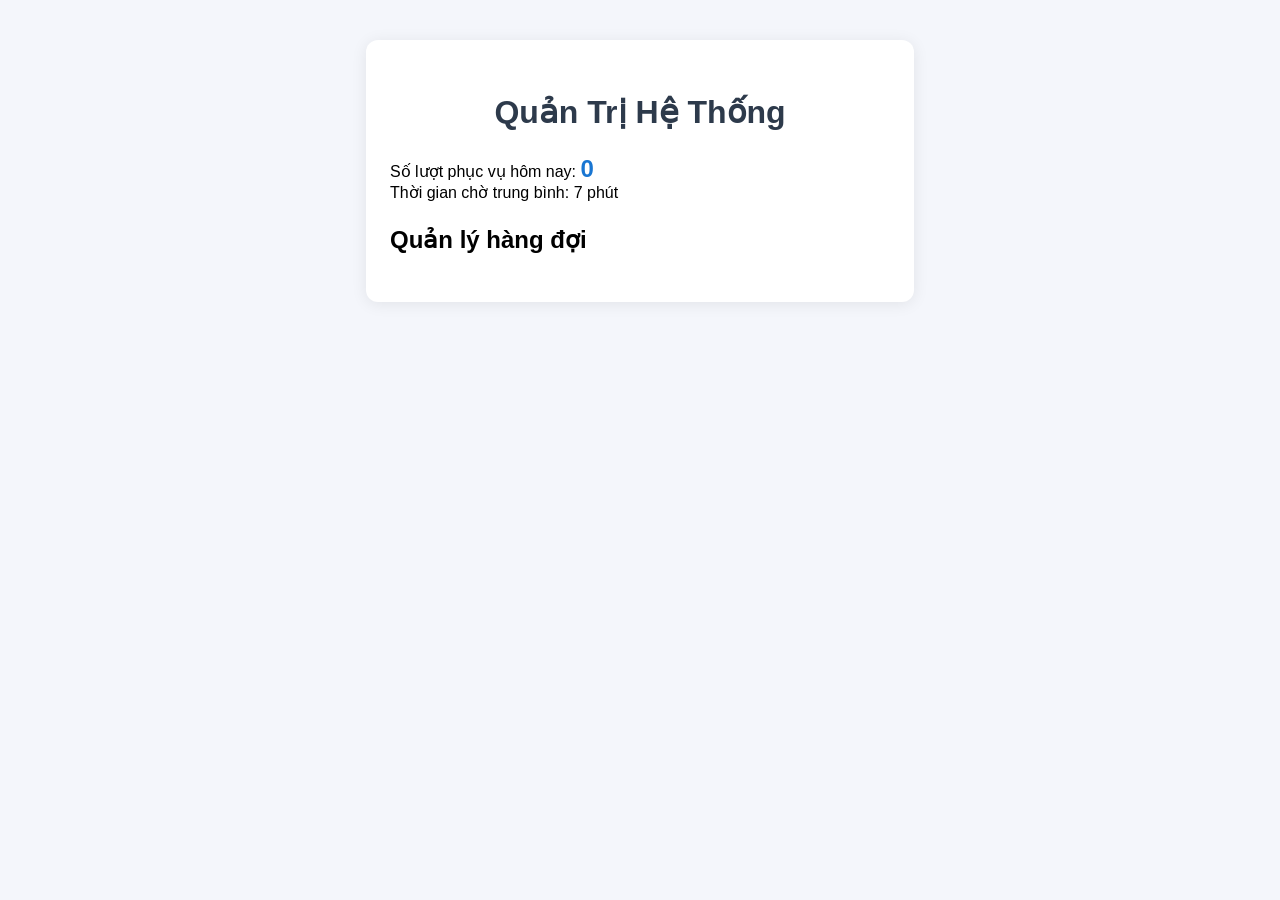
<file: queue-management/frontend/admin.html>
<!DOCTYPE html>
<html lang="vi">
<head>
    <meta charset="UTF-8">
    <meta name="viewport" content="width=device-width, initial-scale=1.0">
    <title>Quản Lý Hàng Đợi - Quản Trị</title>
    <link rel="stylesheet" href="style.css">
</head>
<body>
    <div class="container">
        <h1>Quản Trị Hệ Thống</h1>
        <div class="stats">
            <div>
                <span>Số lượt phục vụ hôm nay:</span>
                <span id="served-count" class="highlight">--</span>
            </div>
            <div>
                <span>Thời gian chờ trung bình:</span>
                <span id="avg-wait-time">-- phút</span>
            </div>
        </div>
        <div class="queue-management">
            <h2>Quản lý hàng đợi</h2>
            <ul id="admin-waiting-list"></ul>
        </div>
    </div>
    <script src="app.js"></script>
    <script>
        window.pageRole = 'admin';
    </script>
</body>
</html>
</file>
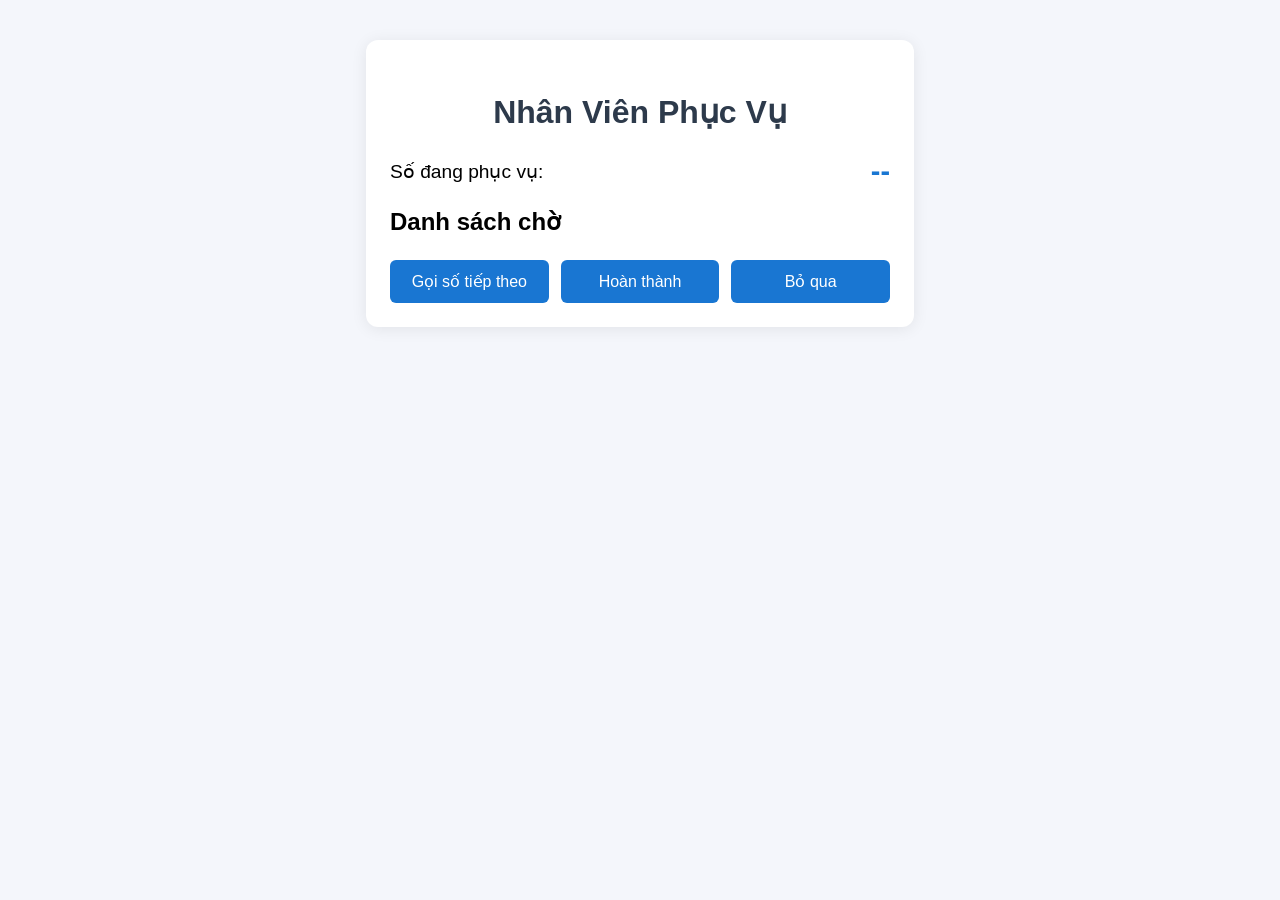
<file: queue-management/frontend/staff.html>
<!DOCTYPE html>
<html lang="vi">
<head>
    <meta charset="UTF-8">
    <meta name="viewport" content="width=device-width, initial-scale=1.0">
    <title>Quản Lý Hàng Đợi - Nhân Viên</title>
    <link rel="stylesheet" href="style.css">
</head>
<body>
    <div class="container">
        <h1>Nhân Viên Phục Vụ</h1>
        <div class="queue-info">
            <div class="current-number">
                <span>Số đang phục vụ:</span>
                <span id="current-serving" class="highlight">--</span>
            </div>
            <div class="waiting-list">
                <h2>Danh sách chờ</h2>
                <ul id="waiting-list"></ul>
            </div>
        </div>
        <div class="actions">
            <button id="next-btn">Gọi số tiếp theo</button>
            <button id="done-btn">Hoàn thành</button>
            <button id="skip-btn">Bỏ qua</button>
        </div>
    </div>
    <script src="app.js"></script>
    <script>
        window.pageRole = 'staff';
    </script>
</body>
</html>
</file>
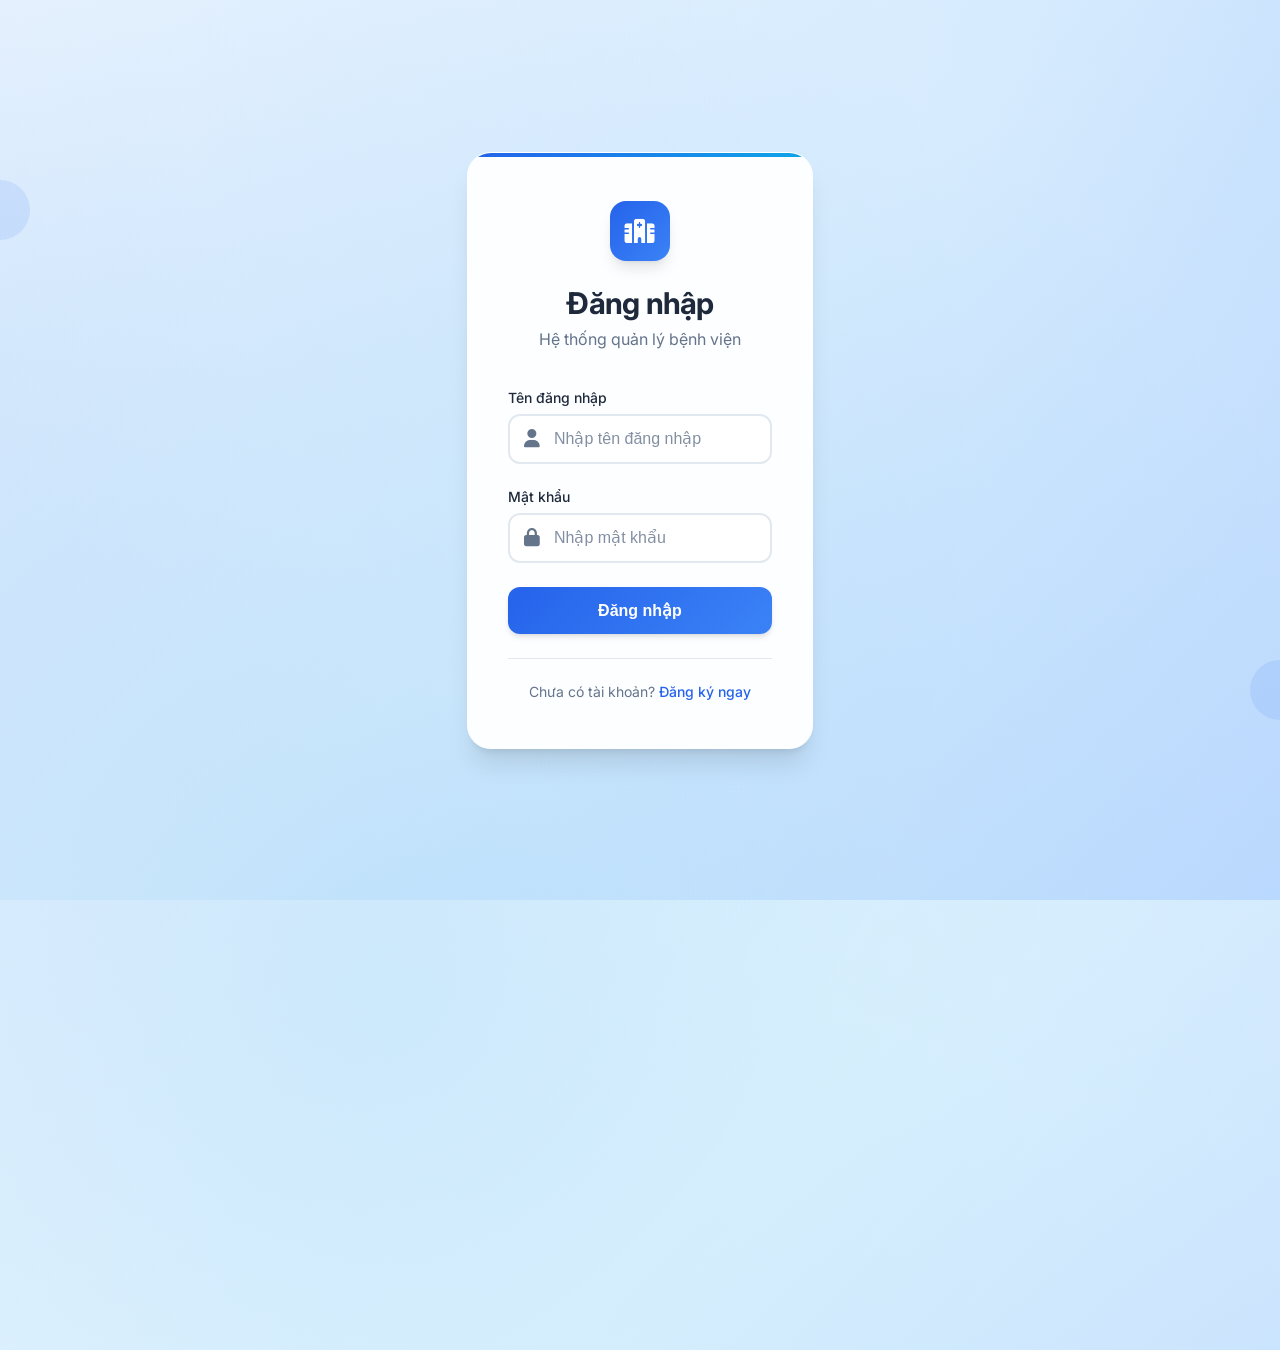
<file: queue-management/frontend/hospital/appointments.html>
<!DOCTYPE html>
<html lang="vi">
<head>
    <meta charset="UTF-8">
    <meta name="viewport" content="width=device-width, initial-scale=1.0">
    <title>Lịch hẹn - Hệ thống bệnh viện</title>
    <link href="https://fonts.googleapis.com/css2?family=Inter:wght@300;400;500;600;700&display=swap" rel="stylesheet">
    <link rel="stylesheet" href="https://cdnjs.cloudflare.com/ajax/libs/font-awesome/6.4.0/css/all.min.css">
    <style>
        * {
            margin: 0;
            padding: 0;
            box-sizing: border-box;
        }

        :root {
            --primary-blue: #2563eb;
            --primary-blue-light: #3b82f6;
            --primary-blue-dark: #1d4ed8;
            --secondary-blue: #e0f2fe;
            --accent-blue: #0ea5e9;
            --light-blue: #f0f9ff;
            --text-primary: #1e293b;
            --text-secondary: #64748b;
            --white: #ffffff;
            --gray-50: #f8fafc;
            --gray-100: #f1f5f9;
            --gray-200: #e2e8f0;
            --gray-300: #cbd5e1;
            --success: #10b981;
            --error: #ef4444;
            --warning: #f59e0b;
            --info: #0ea5e9;
            --shadow-sm: 0 1px 2px 0 rgb(0 0 0 / 0.05);
            --shadow-md: 0 4px 6px -1px rgb(0 0 0 / 0.1), 0 2px 4px -2px rgb(0 0 0 / 0.1);
            --shadow-lg: 0 10px 15px -3px rgb(0 0 0 / 0.1), 0 4px 6px -4px rgb(0 0 0 / 0.1);
            --shadow-xl: 0 20px 25px -5px rgb(0 0 0 / 0.1), 0 8px 10px -6px rgb(0 0 0 / 0.1);
        }

        body {
            font-family: 'Inter', -apple-system, BlinkMacSystemFont, sans-serif;
            background: linear-gradient(135deg, var(--light-blue) 0%, var(--secondary-blue) 50%, #bfdbfe 100%);
            min-height: 100vh;
            position: relative;
            overflow-x: hidden;
        }

        /* Animated background elements */
        body::before {
            content: '';
            position: fixed;
            top: -50%;
            left: -50%;
            width: 200%;
            height: 200%;
            background: radial-gradient(circle at 20% 50%, rgba(37, 99, 235, 0.08) 0%, transparent 50%),
                        radial-gradient(circle at 80% 20%, rgba(59, 130, 246, 0.08) 0%, transparent 50%),
                        radial-gradient(circle at 40% 80%, rgba(14, 165, 233, 0.08) 0%, transparent 50%);
            animation: backgroundFloat 30s ease-in-out infinite;
            z-index: -1;
        }

        @keyframes backgroundFloat {
            0%, 100% { transform: translate(0, 0) rotate(0deg); }
            33% { transform: translate(30px, -30px) rotate(1deg); }
            66% { transform: translate(-20px, 20px) rotate(-1deg); }
        }

        /* Header Styles */
        .header {
            background: rgba(255, 255, 255, 0.95);
            backdrop-filter: blur(20px);
            border-bottom: 1px solid rgba(226, 232, 240, 0.5);
            box-shadow: var(--shadow-sm);
            position: sticky;
            top: 0;
            z-index: 1000;
            animation: slideDown 0.8s ease-out;
        }

        @keyframes slideDown {
            from {
                opacity: 0;
                transform: translateY(-100%);
            }
            to {
                opacity: 1;
                transform: translateY(0);
            }
        }

        .container {
            max-width: 1400px;
            margin: 0 auto;
            padding: 0 1.5rem;
        }

        .header-content {
            display: flex;
            align-items: center;
            justify-content: space-between;
            padding: 1rem 0;
        }

        .logo {
            display: flex;
            align-items: center;
            gap: 0.75rem;
            animation: fadeInLeft 1s ease-out 0.2s both;
        }

        .logo-icon {
            width: 40px;
            height: 40px;
            object-fit: contain;
            transition: all 0.3s ease;
            filter: drop-shadow(0 2px 4px rgba(37, 99, 235, 0.1));
        }

        .logo-icon:hover {
            transform: scale(1.05);
            filter: drop-shadow(0 4px 8px rgba(37, 99, 235, 0.2));
        }

        .logo h1 {
            font-size: 1.5rem;
            font-weight: 700;
            color: var(--primary-blue);
            letter-spacing: -0.025em;
        }

        .nav {
            display: flex;
            gap: 0.5rem;
            animation: fadeInUp 1s ease-out 0.4s both;
        }

        .nav-link {
            padding: 0.75rem 1.25rem;
            border-radius: 12px;
            text-decoration: none;
            color: var(--text-secondary);
            font-weight: 500;
            font-size: 0.875rem;
            transition: all 0.3s cubic-bezier(0.4, 0, 0.2, 1);
            position: relative;
            overflow: hidden;
            display: flex;
            align-items: center;
            gap: 0.5rem;
        }

        .nav-link::before {
            content: '';
            position: absolute;
            top: 0;
            left: -100%;
            width: 100%;
            height: 100%;
            background: linear-gradient(90deg, transparent, rgba(37, 99, 235, 0.1), transparent);
            transition: left 0.6s ease;
        }

        .nav-link:hover::before {
            left: 100%;
        }

        .nav-link:hover {
            color: var(--primary-blue);
            background: rgba(37, 99, 235, 0.05);
            transform: translateY(-2px);
        }

        .nav-link.active {
            background: linear-gradient(135deg, var(--primary-blue), var(--primary-blue-light));
            color: var(--white);
            box-shadow: var(--shadow-md);
        }

        .user-menu {
            display: flex;
            align-items: center;
            gap: 1rem;
            animation: fadeInRight 1s ease-out 0.6s both;
        }

        .user-info {
            padding: 0.5rem 1rem;
            background: var(--gray-100);
            border-radius: 8px;
            font-weight: 500;
            color: var(--text-primary);
            display: flex;
            align-items: center;
            gap: 0.5rem;
        }

        .btn-logout {
            padding: 0.75rem 1.25rem;
            background: linear-gradient(135deg, var(--error), #dc2626);
            color: var(--white);
            border: none;
            border-radius: 8px;
            font-weight: 500;
            cursor: pointer;
            transition: all 0.3s ease;
            box-shadow: var(--shadow-sm);
            display: flex;
            align-items: center;
            gap: 0.5rem;
        }

        .btn-logout:hover {
            background: linear-gradient(135deg, #dc2626, #b91c1c);
            transform: translateY(-2px);
            box-shadow: var(--shadow-md);
        }

        /* Main Content */
        .main {
            padding: 2rem 0;
        }

        .section {
            animation: fadeInUp 1s ease-out 0.8s both;
        }

        .section-header {
            text-align: center;
            margin-bottom: 3rem;
        }

        .section-header h2 {
            font-size: 2.25rem;
            font-weight: 700;
            color: var(--text-primary);
            margin-bottom: 0.75rem;
            letter-spacing: -0.025em;
        }

        .section-header p {
            font-size: 1.125rem;
            color: var(--text-secondary);
            max-width: 600px;
            margin: 0 auto;
        }

        /* Appointments Filters */
        .appointments-filters {
            background: rgba(255, 255, 255, 0.95);
            backdrop-filter: blur(20px);
            border: 1px solid rgba(226, 232, 240, 0.5);
            border-radius: 20px;
            padding: 2rem;
            margin-bottom: 2rem;
            box-shadow: var(--shadow-lg);
            animation: slideInUp 0.6s ease-out;
        }

        .filters-grid {
            display: grid;
            grid-template-columns: repeat(auto-fit, minmax(200px, 1fr));
            gap: 1rem;
            margin-bottom: 1.5rem;
        }

        .filter-group {
            position: relative;
        }

        .filter-label {
            display: block;
            font-size: 0.875rem;
            font-weight: 500;
            color: var(--text-primary);
            margin-bottom: 0.5rem;
            display: flex;
            align-items: center;
            gap: 0.5rem;
        }

        .filter-input, .filter-select {
            width: 100%;
            padding: 0.875rem 1rem 0.875rem 2.75rem;
            border: 2px solid var(--gray-200);
            border-radius: 12px;
            font-size: 0.875rem;
            font-weight: 400;
            color: var(--text-primary);
            background: var(--white);
            transition: all 0.3s cubic-bezier(0.4, 0, 0.2, 1);
            outline: none;
        }

        .filter-input:focus, .filter-select:focus {
            border-color: var(--primary-blue);
            box-shadow: 0 0 0 4px rgba(37, 99, 235, 0.1);
            transform: translateY(-1px);
        }

        .filter-input:focus + .filter-icon,
        .filter-select:focus + .filter-icon {
            color: var(--primary-blue);
            transform: translateY(-50%) scale(1.1);
        }

        .filter-icon {
            position: absolute;
            left: 1rem;
            top: 50%;
            transform: translateY(-50%);
            margin-top: 0.75rem;
            color: var(--text-secondary);
            font-size: 1rem;
            transition: all 0.3s ease;
            pointer-events: none;
            z-index: 2;
        }

        .filters-actions {
            display: flex;
            justify-content: space-between;
            align-items: center;
            flex-wrap: wrap;
            gap: 1rem;
            padding-top: 1rem;
            border-top: 1px solid var(--gray-200);
        }

        .filters-info {
            font-size: 0.875rem;
            color: var(--text-secondary);
            display: flex;
            align-items: center;
            gap: 0.5rem;
        }

        /* Button Styles */
        .btn {
            padding: 0.75rem 1.5rem;
            border: none;
            border-radius: 12px;
            font-weight: 600;
            font-size: 0.875rem;
            cursor: pointer;
            transition: all 0.3s cubic-bezier(0.4, 0, 0.2, 1);
            position: relative;
            overflow: hidden;
            text-decoration: none;
            display: inline-flex;
            align-items: center;
            justify-content: center;
            gap: 0.5rem;
        }

        .btn::before {
            content: '';
            position: absolute;
            top: 0;
            left: -100%;
            width: 100%;
            height: 100%;
            background: linear-gradient(90deg, transparent, rgba(255, 255, 255, 0.2), transparent);
            transition: left 0.6s ease;
        }

        .btn:hover::before {
            left: 100%;
        }

        .btn-primary {
            background: linear-gradient(135deg, var(--primary-blue), var(--primary-blue-light));
            color: var(--white);
            box-shadow: var(--shadow-md);
        }

        .btn-primary:hover {
            background: linear-gradient(135deg, var(--primary-blue-dark), var(--primary-blue));
            transform: translateY(-2px);
            box-shadow: var(--shadow-lg);
        }

        .btn-secondary {
            background: linear-gradient(135deg, var(--success), #059669);
            color: var(--white);
            box-shadow: var(--shadow-md);
        }

        .btn-secondary:hover {
            background: linear-gradient(135deg, #059669, #047857);
            transform: translateY(-2px);
            box-shadow: var(--shadow-lg);
        }

        .btn-info {
            background: linear-gradient(135deg, var(--info), #0284c7);
            color: var(--white);
            box-shadow: var(--shadow-md);
        }

        .btn-info:hover {
            background: linear-gradient(135deg, #0284c7, #0369a1);
            transform: translateY(-2px);
            box-shadow: var(--shadow-lg);
        }

        .btn-danger {
            background: linear-gradient(135deg, var(--error), #dc2626);
            color: var(--white);
            box-shadow: var(--shadow-md);
        }

        .btn-danger:hover {
            background: linear-gradient(135deg, #dc2626, #b91c1c);
            transform: translateY(-2px);
            box-shadow: var(--shadow-lg);
        }

        .btn:disabled {
            opacity: 0.6;
            cursor: not-allowed;
            transform: none !important;
        }

        /* Appointments Table */
        .appointments-table {
            background: rgba(255, 255, 255, 0.95);
            backdrop-filter: blur(20px);
            border: 1px solid rgba(226, 232, 240, 0.5);
            border-radius: 24px;
            padding: 0;
            box-shadow: var(--shadow-lg);
            overflow: hidden;
            animation: slideInUp 0.6s ease-out 0.2s both;
        }

        .table-header {
            background: linear-gradient(135deg, var(--primary-blue), var(--primary-blue-light));
            color: var(--white);
            padding: 1.5rem 2rem;
            display: flex;
            align-items: center;
            justify-content: space-between;
        }

        .table-title {
            font-size: 1.25rem;
            font-weight: 600;
            display: flex;
            align-items: center;
            gap: 0.75rem;
        }

        .table-stats {
            font-size: 0.875rem;
            opacity: 0.9;
        }

        table {
            width: 100%;
            border-collapse: separate;
            border-spacing: 0;
            background: var(--white);
        }

        th, td {
            padding: 1rem 1.5rem;
            text-align: left;
            border-bottom: 1px solid var(--gray-200);
            transition: all 0.3s ease;
        }

        th {
            background: linear-gradient(135deg, var(--gray-50), var(--gray-100));
            color: var(--text-primary);
            font-weight: 600;
            font-size: 0.875rem;
            letter-spacing: 0.025em;
            text-transform: uppercase;
            position: relative;
        }

        tbody tr {
            transition: all 0.3s ease;
            position: relative;
        }

        tbody tr:hover {
            background: linear-gradient(135deg, var(--light-blue), rgba(240, 249, 255, 0.5));
            transform: scale(1.01);
        }

        tbody tr:nth-child(even) {
            background: var(--gray-50);
        }

        tbody tr:hover:nth-child(even) {
            background: linear-gradient(135deg, var(--light-blue), rgba(240, 249, 255, 0.5));
        }

        /* Status Badges */
        .status-badge {
            padding: 0.5rem 1rem;
            border-radius: 20px;
            font-weight: 600;
            font-size: 0.75rem;
            text-transform: uppercase;
            letter-spacing: 0.025em;
            display: inline-flex;
            align-items: center;
            gap: 0.25rem;
        }

        .status-badge.waiting {
            background: rgba(245, 158, 11, 0.1);
            color: var(--warning);
            border: 1px solid rgba(245, 158, 11, 0.2);
        }

        .status-badge.in_progress {
            background: rgba(16, 185, 129, 0.1);
            color: var(--success);
            border: 1px solid rgba(16, 185, 129, 0.2);
        }

        .status-badge.completed {
            background: rgba(100, 116, 139, 0.1);
            color: var(--text-secondary);
            border: 1px solid rgba(100, 116, 139, 0.2);
        }

        .status-badge.cancelled {
            background: rgba(239, 68, 68, 0.1);
            color: var(--error);
            border: 1px solid rgba(239, 68, 68, 0.2);
        }

        /* Modal Styles - QUAN TRỌNG: ĐÂY LÀ PHẦN SỬA LỖI CHÍNH */
        .modal {
            display: none;
            position: fixed;
            z-index: 2000;
            left: 0;
            top: 0;
            width: 100vw;
            height: 100vh;
            background: rgba(0, 0, 0, 0.5);
            backdrop-filter: blur(4px);
            align-items: center;
            justify-content: center;
            animation: fadeIn 0.3s ease;
        }

        .modal.active {
            display: flex !important; /* ĐẢM BẢO MODAL HIỂN THỊ */
        }

        .modal-content {
            background: rgba(255, 255, 255, 0.98);
            backdrop-filter: blur(20px);
            border: 1px solid rgba(226, 232, 240, 0.5);
            border-radius: 24px;
            padding: 0;
            min-width: 500px;
            max-width: 90vw;
            max-height: 90vh;
            overflow-y: auto; /* CHO PHÉP SCROLL NÉU NỘI DUNG DÀI */
            box-shadow: var(--shadow-xl);
            animation: slideInUp 0.4s cubic-bezier(0.16, 1, 0.3, 1);
        }

        .modal-header {
            background: linear-gradient(135deg, var(--primary-blue), var(--primary-blue-light));
            color: var(--white);
            padding: 1.5rem 2rem;
            display: flex;
            justify-content: space-between;
            align-items: center;
            position: sticky;
            top: 0;
            z-index: 10;
        }

        .modal-title {
            font-size: 1.25rem;
            font-weight: 600;
            margin: 0;
        }

        .modal-close {
            background: none;
            border: none;
            color: var(--white);
            font-size: 1.5rem;
            cursor: pointer;
            padding: 0.25rem;
            border-radius: 6px;
            transition: all 0.2s ease;
        }

        .modal-close:hover {
            background: rgba(255, 255, 255, 0.1);
            transform: scale(1.1);
        }

        .modal-body {
            padding: 2rem;
        }

        /* Form Styles */
        .form-group {
            margin-bottom: 1.5rem;
            position: relative;
        }

        .form-label {
            display: block;
            font-size: 0.875rem;
            font-weight: 500;
            color: var(--text-primary);
            margin-bottom: 0.5rem;
            transition: color 0.2s ease;
        }

        .form-input, .form-select, .form-textarea {
            width: 100%;
            padding: 0.875rem 1rem;
            border: 2px solid var(--gray-200);
            border-radius: 12px;
            font-size: 1rem;
            font-weight: 400;
            color: var(--text-primary);
            background: var(--white);
            transition: all 0.3s cubic-bezier(0.4, 0, 0.2, 1);
            outline: none;
        }

        .form-textarea {
            resize: vertical;
            min-height: 80px;
        }

        .form-input:focus, .form-select:focus, .form-textarea:focus {
            border-color: var(--primary-blue);
            box-shadow: 0 0 0 4px rgba(37, 99, 235, 0.1);
            transform: translateY(-1px);
        }

        /* PHẦN QUAN TRỌNG: ĐẢM BẢO FORM ACTIONS HIỂN THỊ */
        .form-actions {
            display: flex !important; /* ĐẢM BẢO HIỂN THỊ */
            justify-content: flex-end;
            gap: 1rem;
            padding: 1.5rem 0 0 0;
            margin-top: 1.5rem;
            border-top: 2px solid var(--gray-200);
            visibility: visible !important; /* ĐẢM BẢO KHÔNG BỊ ẨN */
        }

        .modal-error {
            background: rgba(239, 68, 68, 0.1);
            border: 1px solid rgba(239, 68, 68, 0.2);
            color: var(--error);
            padding: 0.875rem 1rem;
            border-radius: 12px;
            font-size: 0.875rem;
            margin-top: 1rem;
            display: none;
            animation: errorSlide 0.3s ease;
        }

        @keyframes errorSlide {
            from {
                opacity: 0;
                transform: translateY(-10px);
            }
            to {
                opacity: 1;
                transform: translateY(0);
            }
        }

        /* Loading Overlay */
        .loading-overlay {
            position: fixed;
            top: 0;
            left: 0;
            width: 100vw;
            height: 100vh;
            background: rgba(255, 255, 255, 0.9);
            backdrop-filter: blur(4px);
            display: none;
            align-items: center;
            justify-content: center;
            z-index: 2500;
            animation: fadeIn 0.3s ease;
        }

        .loading-spinner {
            display: flex;
            flex-direction: column;
            align-items: center;
            gap: 1rem;
        }

        .spinner {
            width: 40px;
            height: 40px;
            border: 4px solid var(--gray-200);
            border-top: 4px solid var(--primary-blue);
            border-radius: 50%;
            animation: spin 1s linear infinite;
        }

        @keyframes spin {
            0% { transform: rotate(0deg); }
            100% { transform: rotate(360deg); }
        }

        .loading-text {
            font-size: 1.125rem;
            font-weight: 500;
            color: var(--text-primary);
        }

        /* Toast Notification */
        .notification {
            position: fixed;
            bottom: 2rem;
            right: 2rem;
            min-width: 300px;
            max-width: 400px;
            background: linear-gradient(135deg, var(--primary-blue), var(--primary-blue-light));
            color: var(--white);
            padding: 1rem 1.5rem;
            border-radius: 16px;
            font-weight: 500;
            box-shadow: var(--shadow-xl);
            z-index: 3000;
            opacity: 0;
            pointer-events: none;
            transform: translateX(100%);
            transition: all 0.3s cubic-bezier(0.4, 0, 0.2, 1);
            backdrop-filter: blur(20px);
            display: flex;
            align-items: center;
            gap: 0.75rem;
        }

        .notification.active {
            opacity: 1;
            pointer-events: auto;
            transform: translateX(0);
        }

        .notification.success {
            background: linear-gradient(135deg, var(--success), #059669);
        }

        .notification.danger {
            background: linear-gradient(135deg, var(--error), #dc2626);
        }

        .notification.warning {
            background: linear-gradient(135deg, var(--warning), #d97706);
        }

        .notification.info {
            background: linear-gradient(135deg, var(--info), #0284c7);
        }

        /* Empty State */
        .empty-state {
            text-align: center;
            padding: 4rem 2rem;
            color: var(--text-secondary);
        }

        .empty-state i {
            font-size: 4rem;
            margin-bottom: 1.5rem;
            opacity: 0.5;
            color: var(--primary-blue);
        }

        .empty-state h3 {
            font-size: 1.25rem;
            font-weight: 600;
            margin-bottom: 0.5rem;
            color: var(--text-primary);
        }

        .empty-state p {
            font-size: 1rem;
        }

        /* Responsive Design */
        @media (max-width: 1024px) {
            .container {
                padding: 0 1rem;
            }
            
            .header-content {
                flex-direction: column;
                gap: 1rem;
                text-align: center;
            }
            
            .nav {
                flex-wrap: wrap;
                justify-content: center;
            }

            .filters-grid {
                grid-template-columns: repeat(auto-fit, minmax(150px, 1fr));
            }
        }

        @media (max-width: 768px) {
            .main {
                padding: 1rem 0;
            }
            
            .section-header h2 {
                font-size: 1.875rem;
            }
            
            .appointments-filters {
                padding: 1.5rem;
            }

            .filters-actions {
                flex-direction: column;
                align-items: stretch;
            }
            
            table {
                font-size: 0.875rem;
            }
            
            th, td {
                padding: 0.75rem 1rem;
            }

            .modal-content {
                min-width: auto;
                width: 95vw;
                margin: 1rem;
            }

            .modal-body {
                padding: 1.5rem;
            }
        }

        @media (max-width: 640px) {
            .nav-link {
                padding: 0.5rem 1rem;
                font-size: 0.8rem;
            }
            
            .user-menu {
                flex-direction: column;
                gap: 0.5rem;
            }

            .filters-grid {
                grid-template-columns: 1fr;
            }

            th, td {
                padding: 0.5rem 0.75rem;
                font-size: 0.8rem;
            }
        }

        /* Animation keyframes */
        @keyframes slideInUp {
            from {
                opacity: 0;
                transform: translateY(30px);
            }
            to {
                opacity: 1;
                transform: translateY(0);
            }
        }

        @keyframes fadeInLeft {
            from {
                opacity: 0;
                transform: translateX(-30px);
            }
            to {
                opacity: 1;
                transform: translateX(0);
            }
        }

        @keyframes fadeInRight {
            from {
                opacity: 0;
                transform: translateX(30px);
            }
            to {
                opacity: 1;
                transform: translateX(0);
            }
        }

        @keyframes fadeInUp {
            from {
                opacity: 0;
                transform: translateY(30px);
            }
            to {
                opacity: 1;
                transform: translateY(0);
            }
        }

        @keyframes fadeIn {
            from { opacity: 0; }
            to { opacity: 1; }
        }

        /* Custom scrollbar */
        ::-webkit-scrollbar {
            width: 8px;
        }

        ::-webkit-scrollbar-track {
            background: var(--gray-100);
        }

        ::-webkit-scrollbar-thumb {
            background: linear-gradient(180deg, var(--primary-blue), var(--primary-blue-light));
            border-radius: 4px;
        }

        ::-webkit-scrollbar-thumb:hover {
            background: linear-gradient(180deg, var(--primary-blue-dark), var(--primary-blue));
        }
    </style>
</head>
<body>
    <header class="header">
        <div class="container">
            <div class="header-content">
                <div class="logo">
                    <img src="https://cdn.prod.website-files.com/63a9fb94e473f36dbe99c1b1/67d04afaede8127aa5b9853c_AD_4nXfYK_3nS8dX0rE9NKz81i9My2x-fchDiHNhbKv-i7YSBhZ3qCrOe7rCGpiCiS3rh7MbB11b3xAhQ-r3szudZNkuo5Ay6K6Wx_OQ4M41S_NNc2GNQfcrTkt9qYXnXPnMjyoqgaVk.png" alt="Hospital Logo" class="logo-icon">
                    <h1>Bệnh Viện Đa Khoa</h1>
                </div>
                <nav class="nav">
                    <a href="index.html" class="nav-link" id="nav-overview">
                        <i class="fas fa-chart-line"></i>
                        Tổng quan
                    </a>
                    <a href="queue.html" class="nav-link" id="nav-queue">
                        <i class="fas fa-users"></i>
                        Hàng đợi
                    </a>
                    <a href="#" class="nav-link" id="nav-notifications">
                        <i class="fas fa-bell"></i>
                        Thông báo
                    </a>
                    <a href="appointments.html" class="nav-link active">
                        <i class="fas fa-calendar-alt"></i>
                        Lịch hẹn
                    </a>
                    <a href="departments.html" class="nav-link">
                        <i class="fas fa-building"></i>
                        Khoa phòng
                    </a>
                    <a href="users.html" class="nav-link" id="user-nav-link">
                        <i class="fas fa-user-cog"></i>
                        Người dùng
                    </a>
                </nav>
                <div class="user-menu">
                    <div class="user-info">
                        <i class="fas fa-user-circle"></i>
                        <span id="current-user"></span>
                    </div>
                    <button class="btn-logout" onclick="logout()">
                        <i class="fas fa-sign-out-alt"></i>
                        Đăng xuất
                    </button>
                </div>
            </div>
        </div>
    </header>

    <main class="main">
        <div class="container">
            <section class="section active">
                <div class="section-header">
                    <h2>Quản lý lịch hẹn</h2>
                    <p>Tạo và quản lý lịch hẹn khám bệnh một cách dễ dàng và hiệu quả</p>
                </div>

                <div class="appointments-filters">
                    <div class="filters-grid">
                        <div class="filter-group">
                            <label class="filter-label">
                                <i class="fas fa-calendar"></i>
                                Ngày hẹn
                            </label>
                            <input type="date" id="filter-date" class="filter-input">
                            <i class="fas fa-calendar-alt filter-icon"></i>
                        </div>

                        <div class="filter-group">
                            <label class="filter-label">
                                <i class="fas fa-user-injured"></i>
                                Bệnh nhân
                            </label>
                            <select id="filter-patient" class="filter-select">
                                <option value="">Tất cả bệnh nhân</option>
                            </select>
                            <i class="fas fa-user filter-icon"></i>
                        </div>

                        <div class="filter-group">
                            <label class="filter-label">
                                <i class="fas fa-user-md"></i>
                                Bác sĩ
                            </label>
                            <select id="filter-doctor" class="filter-select">
                                <option value="">Tất cả bác sĩ</option>
                            </select>
                            <i class="fas fa-stethoscope filter-icon"></i>
                        </div>

                        <div class="filter-group">
                            <label class="filter-label">
                                <i class="fas fa-hospital"></i>
                                Khoa
                            </label>
                            <select id="filter-department" class="filter-select">
                                <option value="">Tất cả khoa</option>
                            </select>
                            <i class="fas fa-building filter-icon"></i>
                        </div>

                        <div class="filter-group">
                            <label class="filter-label">
                                <i class="fas fa-info-circle"></i>
                                Trạng thái
                            </label>
                            <select id="filter-status" class="filter-select">
                                <option value="">Tất cả trạng thái</option>
                                <option value="waiting">Chờ xác nhận</option>
                                <option value="in_progress">Đang khám</option>
                                <option value="completed">Đã khám</option>
                                <option value="cancelled">Đã hủy</option>
                            </select>
                            <i class="fas fa-list filter-icon"></i>
                        </div>

                        <div class="filter-group">
                            <label class="filter-label">
                                <i class="fas fa-hashtag"></i>
                                Mã số
                            </label>
                            <input type="text" id="filter-id" class="filter-input" placeholder="Nhập mã số lịch hẹn">
                            <i class="fas fa-search filter-icon"></i>
                        </div>
                    </div>

                    <div class="filters-actions">
                        <div class="filters-info">
                            <i class="fas fa-info-circle"></i>
                            <span id="results-count">Đang tải...</span>
                        </div>
                        <button class="btn btn-primary" id="btn-create-appointment">
                            <i class="fas fa-plus"></i>
                            Tạo lịch hẹn mới
                        </button>
                    </div>
                </div>

                <div class="appointments-table">
                    <div class="table-header">
                        <div class="table-title">
                            <i class="fas fa-calendar-check"></i>
                            Danh sách lịch hẹn
                        </div>
                        <div class="table-stats" id="table-stats">
                            <i class="fas fa-clock"></i>
                            Cập nhật: <span id="last-update">--:--</span>
                        </div>
                    </div>

                    <table id="appointments-table">
                        <thead>
                            <tr>
                                <th><i class="fas fa-hashtag"></i> Mã số</th>
                                <th><i class="fas fa-user"></i> Bệnh nhân</th>
                                <th><i class="fas fa-hospital"></i> Khoa</th>
                                <th><i class="fas fa-user-md"></i> Bác sĩ</th>
                                <th><i class="fas fa-clock"></i> Ngày giờ hẹn</th>
                                <th><i class="fas fa-info-circle"></i> Trạng thái</th>
                                <th><i class="fas fa-check-circle"></i> Thời gian hoàn thành</th>
                                <th><i class="fas fa-sticky-note"></i> Ghi chú</th>
                                <th><i class="fas fa-cogs"></i> Thao tác</th>
                            </tr>
                        </thead>
                        <tbody id="appointments-table-body">
                            <tr>
                                <td colspan="9" class="empty-state">
                                    <i class="fas fa-spinner fa-spin"></i>
                                    <h3>Đang tải dữ liệu</h3>
                                    <p>Vui lòng đợi trong giây lát...</p>
                                </td>
                            </tr>
                        </tbody>
                    </table>
                </div>
            </section>
        </div>
    </main>

    <!-- Modal tạo/sửa lịch hẹn - ĐÃ SỬA LẠI ĐỂ ĐẢM BẢO CÓ NÚT -->
    <div id="appointment-modal" class="modal">
        <div class="modal-content">
            <div class="modal-header">
                <h3 id="modal-title" class="modal-title">
                    <i class="fas fa-plus"></i>
                    Tạo lịch hẹn mới
                </h3>
                <button class="modal-close" onclick="closeModal('appointment-modal')">
                    <i class="fas fa-times"></i>
                </button>
            </div>
            
            <div class="modal-body">
                <form id="appointment-form">
                    <div class="form-group">
                        <label for="modal-patient" class="form-label">
                            <i class="fas fa-user"></i>
                            Bệnh nhân <span style="color: var(--error);">*</span>
                        </label>
                        <select id="modal-patient" class="form-select" required>
                            <option value="">-- Chọn bệnh nhân --</option>
                        </select>
                    </div>

                    <div class="form-group">
                        <label for="modal-doctor" class="form-label">
                            <i class="fas fa-user-md"></i>
                            Bác sĩ <span style="color: var(--error);">*</span>
                        </label>
                        <select id="modal-doctor" class="form-select" required>
                            <option value="">-- Chọn bác sĩ --</option>
                        </select>
                        <div id="doctor-department-text" style="margin-top:6px;color:#2563eb;font-weight:500;"></div>
                    </div>

                    <div class="form-group">
                        <label for="modal-department" class="form-label">
                            <i class="fas fa-hospital"></i>
                            Khoa <span style="color: var(--error);">*</span>
                        </label>
                        <select id="modal-department" class="form-select" required>
                            <option value="">-- Chọn khoa --</option>
                        </select>
                    </div>

                    <div class="form-group">
                        <label for="modal-datetime" class="form-label">
                            <i class="fas fa-clock"></i>
                            Ngày giờ hẹn <span style="color: var(--error);">*</span>
                        </label>
                        <input type="datetime-local" id="modal-datetime" class="form-input" required>
                    </div>

                    <div class="form-group">
                        <label for="modal-notes" class="form-label">
                            <i class="fas fa-sticky-note"></i>
                            Ghi chú
                        </label>
                        <textarea id="modal-notes" class="form-textarea" rows="3" placeholder="Nhập ghi chú cho lịch hẹn (tùy chọn)"></textarea>
                    </div>

                    <div class="form-group">
                        <label for="modal-priority" class="form-label">
                            <i class="fas fa-exclamation"></i>
                            Độ ưu tiên
                        </label>
                        <select id="modal-priority" class="form-select">
                            <option value="normal">Bình thường</option>
                            <option value="high">Cao</option>
                            <option value="urgent">Khẩn cấp</option>
                        </select>
                    </div>

                    <div class="form-group">
                        <label for="modal-status" class="form-label">
                            <i class="fas fa-info-circle"></i>
                            Trạng thái
                        </label>
                        <select id="modal-status" class="form-select">
                            <option value="waiting">Chờ xác nhận</option>
                            <option value="confirmed">Đã xác nhận</option>
                            <option value="in_progress">Đang khám</option>
                            <option value="completed">Đã khám</option>
                            <option value="cancelled">Đã hủy</option>
                        </select>
                    </div>

                    <div class="form-group">
                        <label for="modal-symptoms" class="form-label">
                            <i class="fas fa-notes-medical"></i>
                            Triệu chứng
                        </label>
                        <textarea id="modal-symptoms" class="form-textarea" rows="2" placeholder="Nhập triệu chứng (nếu có)"></textarea>
                    </div>

                    <div class="form-group">
                        <label for="modal-diagnosis" class="form-label">
                            <i class="fas fa-diagnoses"></i>
                            Chẩn đoán
                        </label>
                        <textarea id="modal-diagnosis" class="form-textarea" rows="2" placeholder="Nhập chẩn đoán (nếu có)"></textarea>
                    </div>

                    <div class="form-group">
                        <label for="modal-prescription" class="form-label">
                            <i class="fas fa-pills"></i>
                            Đơn thuốc
                        </label>
                        <textarea id="modal-prescription" class="form-textarea" rows="2" placeholder="Nhập đơn thuốc (nếu có)"></textarea>
                    </div>

                    <!-- Các trường chỉ hiển thị khi xem chi tiết -->
                    <div class="form-group" id="modal-position-group" style="display:none">
                        <label class="form-label"><i class="fas fa-list-ol"></i> Số thứ tự</label>
                        <input type="text" id="modal-position" class="form-input" readonly>
                    </div>
                    <div class="form-group" id="modal-checkin-group" style="display:none">
                        <label class="form-label"><i class="fas fa-sign-in-alt"></i> Thời gian check-in</label>
                        <input type="text" id="modal-checkin" class="form-input" readonly>
                    </div>
                    <div class="form-group" id="modal-start-group" style="display:none">
                        <label class="form-label"><i class="fas fa-play"></i> Bắt đầu khám</label>
                        <input type="text" id="modal-start" class="form-input" readonly>
                    </div>
                    <div class="form-group" id="modal-end-group" style="display:none">
                        <label class="form-label"><i class="fas fa-stop"></i> Kết thúc khám</label>
                        <input type="text" id="modal-end" class="form-input" readonly>
                    </div>

                    <!-- Thêm sau phần modal-title -->
                    <div class="form-group" id="modal-patient-info-group" style="margin-bottom: 1rem; display: none;">
                        <label class="form-label"><i class="fas fa-user"></i> Thông tin bệnh nhân</label>
                        <div id="modal-patient-info" style="background: #f1f5f9; border-radius: 12px; padding: 1rem;">
                            <!-- Thông tin bệnh nhân sẽ được JS render vào đây -->
                        </div>
                    </div>

                    <!-- PHẦN ERROR MESSAGE -->
                    <div class="modal-error" id="modal-error">
                        <i class="fas fa-exclamation-circle"></i>
                        <span id="error-text"></span>
                    </div>

                    <!-- QUAN TRỌNG: PHẦN NÚT ACTIONS - ĐÃ SỬA LẠI -->
                    <div class="form-actions">
                        <button type="button" class="btn btn-secondary" onclick="closeModal('appointment-modal')">
                            <i class="fas fa-times"></i>
                            Hủy bỏ
                        </button>
                        <button type="submit" class="btn btn-primary" id="submit-appointment-btn">
                            <i class="fas fa-check"></i>
                            Tạo lịch hẹn
                        </button>
                    </div>
                </form>
            </div>
        </div>
    </div>

    <!-- Loading Overlay -->
    <div class="loading-overlay" id="loading-overlay">
        <div class="loading-spinner">
            <div class="spinner"></div>
            <div class="loading-text">Đang xử lý...</div>
        </div>
    </div>

    <!-- Toast Notification -->
    <div id="notification" class="notification">
        <i class="fas fa-info-circle"></i>
        <span id="notification-text"></span>
    </div>

    <!-- Footer chuyên nghiệp -->
    <footer id="main-footer" style="display:none;background:linear-gradient(90deg,#1e293b 60%,#2563eb 100%);color:#fff;padding:32px 0 16px 0;margin-top:48px;">
      <div style="max-width:1200px;margin:0 auto;display:flex;flex-wrap:wrap;align-items:flex-start;justify-content:space-between;gap:32px 16px;">
        <div style="flex:1 1 250px;min-width:220px;">
          <div style="font-size:1.5rem;font-weight:700;letter-spacing:1px;margin-bottom:12px;display:flex;align-items:center;gap:10px;">
            <i class="fas fa-hospital-alt" style="font-size:1.7rem;color:#3b82f6;"></i> Bệnh Viện Đa Khoa
          </div>
          <div style="font-size:1.05rem;opacity:0.85;">Nâng tầm chăm sóc sức khỏe - Công nghệ hiện đại, phục vụ tận tâm.</div>
        </div>
        <div style="flex:1 1 180px;min-width:180px;">
          <div style="font-weight:600;margin-bottom:8px;">Liên hệ</div>
          <div style="margin-bottom:6px;"><i class="fas fa-map-marker-alt" style="width:20px;"></i> 123 Đường Sức Khỏe, Quận 1, TP.HCM</div>
          <div style="margin-bottom:6px;"><i class="fas fa-phone-alt" style="width:20px;"></i> Hotline: <a href="tel:18001234" style="color:#fff;text-decoration:underline;">1800 1234</a></div>
          <div style="margin-bottom:6px;"><i class="fas fa-envelope" style="width:20px;"></i> Email: <a href="mailto:info@benhvien.com" style="color:#fff;text-decoration:underline;">info@benhvien.com</a></div>
        </div>
        <div style="flex:1 1 180px;min-width:180px;">
          <div style="font-weight:600;margin-bottom:8px;">Kết nối</div>
          <div style="display:flex;gap:12px;align-items:center;">
            <a href="#" title="Facebook" style="color:#3b82f6;font-size:1.3rem;"><i class="fab fa-facebook-square"></i></a>
            <a href="#" title="Zalo" style="color:#2563eb;font-size:1.3rem;"><i class="fas fa-comment-dots"></i></a>
            <a href="#" title="Youtube" style="color:#ef4444;font-size:1.3rem;"><i class="fab fa-youtube"></i></a>
          </div>
        </div>
      </div>
      <div style="text-align:center;margin-top:32px;font-size:0.98rem;opacity:0.8;">
        <i class="far fa-copyright"></i> 2024 Bệnh Viện Đa Khoa. All rights reserved.
      </div>
    </footer>
    <script>
      // Hiển thị footer khi đã đăng nhập
      if (localStorage.getItem('token')) {
        document.getElementById('main-footer').style.display = 'block';
      }
    </script>
    <script src="app.js"></script>
    <script>
        // Enhanced appointment management with animations and better UX
        const token = localStorage.getItem('token');
        const role = localStorage.getItem('role');
        
        if (!token) window.location.href = 'login.html';
        
        document.getElementById('current-user').innerText = role ? role.charAt(0).toUpperCase() + role.slice(1) : '';
        
        // Role-based UI adjustments
        if (role !== 'admin' && role !== 'doctor') {
            const userNav = document.getElementById('user-nav-link');
            if (userNav) {
                userNav.innerHTML = '<i class="fas fa-user"></i> Thông tin cá nhân';
            }
        }

        // ĐẢM BẢO nút tạo lịch hẹn luôn hiển thị cho mọi role
        document.addEventListener('DOMContentLoaded', function() {
            var btn = document.getElementById('btn-create-appointment');
            if (btn) btn.style.display = '';
        });

        // Hide create appointment button for patients
        if (role === 'patient') {
            document.getElementById('btn-create-appointment').style.display = 'none';
            
            // Hide queue navigation
            const nav = document.querySelector('.nav');
            if (nav) {
                const queueLink = nav.querySelector('a[href="queue.html"]');
                if (queueLink) queueLink.style.display = 'none';
            }
        }

        async function fetchWithAuth(url) {
            const token = localStorage.getItem('token');
            const res = await fetch(url, { headers: { 'Authorization': 'Bearer ' + token } });
            if (res.status === 401) {
                localStorage.clear();
                window.location.href = 'login.html';
                return [];
            }
            try {
                return await res.json();
            } catch {
                return [];
            }
        }

        // Data maps and lists
        let patientMap = {}, doctorMap = {}, departmentMap = {};
        let patientList = [], doctorList = [], departmentList = [];
        let appointmentsData = [];

        // Enhanced loading function
        function showLoading(show) {
            const overlay = document.getElementById('loading-overlay');
            if (show) {
                overlay.style.display = 'flex';
                setTimeout(() => overlay.style.opacity = '1', 10);
            } else {
                overlay.style.opacity = '0';
                setTimeout(() => overlay.style.display = 'none', 300);
            }
        }

        // Enhanced notification function
        function notify(msg, type = 'info', duration = 3000) {
            const notification = document.getElementById('notification');
            const notificationText = document.getElementById('notification-text');
            
            // Remove existing classes
            notification.classList.remove('success', 'danger', 'warning', 'info');
            
            // Set icon and type
            const icons = {
                success: 'fas fa-check-circle',
                danger: 'fas fa-times-circle',
                warning: 'fas fa-exclamation-triangle',
                info: 'fas fa-info-circle'
            };
            
            notification.innerHTML = `
                <i class="${icons[type] || icons.info}"></i>
                <span>${msg}</span>
            `;
            
            notification.classList.add(type);
            notification.classList.add('active');
            
            setTimeout(() => {
                notification.classList.remove('active');
            }, duration);
        }

        // Modal functions
        function closeModal(id) {
            document.getElementById(id).classList.remove('active');
        }

        function showCreateAppointmentModal() {
            const modal = document.getElementById('appointment-modal');
            modal.classList.add('active');
            document.getElementById('modal-title').innerHTML = '<i class="fas fa-plus"></i> Tạo lịch hẹn mới';
            document.getElementById('appointment-form').reset();
            document.getElementById('modal-error').style.display = 'none';
            renderModalDropdowns();
            // Ẩn các trường chỉ xem
            document.getElementById('modal-position-group').style.display = 'none';
            document.getElementById('modal-checkin-group').style.display = 'none';
            document.getElementById('modal-start-group').style.display = 'none';
            document.getElementById('modal-end-group').style.display = 'none';
            // Enable input
            document.querySelectorAll('#appointment-form input, #appointment-form select, #appointment-form textarea').forEach(el => {
                el.disabled = false;
            });
            // Hiện nút lưu
            document.getElementById('submit-appointment-btn').style.display = '';
            document.getElementById('appointment-form').removeAttribute('data-edit-id');
            // Nếu là patient thì chỉ cho nhập bác sĩ, ngày khám, ghi chú, còn lại loại bỏ khỏi DOM (trừ khoa nếu cần)
            if (role === 'patient') {
                // Gán bệnh nhân là chính mình, disable select
                const userId = localStorage.getItem('userId');
                document.getElementById('modal-patient').value = userId;
                document.getElementById('modal-patient').disabled = true;
                // Chỉ cho nhập bác sĩ, ngày khám, ghi chú
                document.getElementById('modal-doctor').parentElement.style.display = '';
                document.getElementById('modal-datetime').parentElement.style.display = '';
                document.getElementById('modal-notes').parentElement.style.display = '';
                // Loại bỏ hoàn toàn các trường không cần thiết khỏi DOM nếu chưa bị xóa
                const removeField = id => { const el = document.getElementById(id); if (el && el.parentElement) el.parentElement.remove(); };
                // KHÔNG xóa modal-department ở đây nữa!
                removeField('modal-priority');
                removeField('modal-status');
                removeField('modal-symptoms');
                removeField('modal-diagnosis');
                removeField('modal-prescription');
                // Ẩn trường khoa mặc định, chỉ hiện khi cần
                const deptSelect = document.getElementById('modal-department');
                if (deptSelect) {
                    deptSelect.parentElement.style.display = 'none';
                    deptSelect.removeAttribute('required');
                }
            } else {
                // Hiện lại các trường nếu không phải patient
                document.getElementById('modal-patient').disabled = false;
                document.getElementById('modal-doctor').parentElement.style.display = '';
                document.getElementById('modal-datetime').parentElement.style.display = '';
                document.getElementById('modal-notes').parentElement.style.display = '';
                // Không cần khôi phục các trường đã xóa khỏi DOM
            }
        }

        document.getElementById('btn-create-appointment').onclick = showCreateAppointmentModal;

        // Load data and appointments
        async function loadMapsAndAppointments() {
            showLoading(true);
            try {
                const [patients, doctors, departments] = await Promise.all([
                    fetchWithAuth('http://localhost:8000/users'),
                    fetchWithAuth('http://localhost:8000/users/doctors'),
                    fetchWithAuth('http://localhost:8000/departments')
                ]);
                // Build maps
                if (Array.isArray(patients)) {
                    patients.forEach(u => { patientMap[u.UserId] = u.FullName; });
                    patientList = patients;
                } else {
                    patientList = [];
                }
                if (Array.isArray(doctors)) {
                    doctors.forEach(u => { doctorMap[u.UserId] = u.FullName; });
                    doctorList = doctors;
                } else {
                    doctorList = [];
                }
                if (Array.isArray(departments)) {
                    departments.forEach(d => { departmentMap[d.DepartmentId] = d.Name; });
                    departmentList = departments;
                } else {
                    departmentList = [];
                }
                renderFilterDropdowns();
                await loadAppointments();
                notify('Dữ liệu đã được tải thành công', 'success', 2000);
            } catch (error) {
                console.error('Error loading data:', error);
                notify('Lỗi khi tải dữ liệu!', 'danger');
            } finally {
                showLoading(false);
            }
        }

        // Render filter dropdowns
        function renderFilterDropdowns() {
            const patientSelect = document.getElementById('filter-patient');
            const doctorSelect = document.getElementById('filter-doctor');
            const departmentSelect = document.getElementById('filter-department');

            // Clear and populate patient filter
            patientSelect.innerHTML = '<option value="">Tất cả bệnh nhân</option>';
            patientList.filter(u => u.Role === 'patient').forEach(u => {
                patientSelect.innerHTML += `<option value="${u.UserId}">${u.FullName}</option>`;
            });

            // Clear and populate doctor filter
            doctorSelect.innerHTML = '<option value="">Tất cả bác sĩ</option>';
            doctorList.forEach(u => {
                doctorSelect.innerHTML += `<option value="${u.UserId}">${u.FullName}</option>`;
            });

            // Clear and populate department filter
            departmentSelect.innerHTML = '<option value="">Tất cả khoa</option>';
            departmentList.forEach(d => {
                departmentSelect.innerHTML += `<option value="${d.DepartmentId}">${d.Name}</option>`;
            });
        }

        // Render modal dropdowns
        function renderModalDropdowns() {
            const patientSelect = document.getElementById('modal-patient');
            const doctorSelect = document.getElementById('modal-doctor');
            const departmentSelect = document.getElementById('modal-department');

            // Clear and populate patient dropdown
            patientSelect.innerHTML = '<option value="">-- Chọn bệnh nhân --</option>';
            patientList.filter(u => u.Role === 'patient').forEach(u => {
                patientSelect.innerHTML += `<option value="${u.UserId}">${u.FullName}</option>`;
            });

            // Clear and populate doctor dropdown
            doctorSelect.innerHTML = '<option value="">-- Chọn bác sĩ --</option>';
            doctorList.forEach(u => {
                doctorSelect.innerHTML += `<option value="${u.UserId}">${u.FullName}</option>`;
            });

            // Clear and populate department dropdown
            departmentSelect.innerHTML = '<option value="">-- Chọn khoa --</option>';
            departmentList.forEach(d => {
                departmentSelect.innerHTML += `<option value="${d.DepartmentId}">${d.Name}</option>`;
            });
        }

        // Load and filter appointments
        async function loadAppointments() {
            showLoading(true);
            
            try {
                const response = await fetch('http://localhost:8000/appointments', {
                    headers: { 'Authorization': 'Bearer ' + token }
                });
                
                if (!response.ok) {
                    throw new Error(`HTTP error! status: ${response.status}`);
                }
                
                let data = await response.json();
                appointmentsData = data;

                // Apply filters
                const filterPatient = document.getElementById('filter-patient').value;
                const filterDoctor = document.getElementById('filter-doctor').value;
                const filterDept = document.getElementById('filter-department').value;
                const filterStatus = document.getElementById('filter-status').value;
                const filterId = document.getElementById('filter-id').value.trim();
                const filterDate = document.getElementById('filter-date').value;

                // Filter for patients - only show their own appointments
                if (role === 'patient') {
                    data = data.filter(a => a.PatientId == localStorage.getItem('userId'));
                } else {
                    // Apply all filters for other roles
                    data = data.filter(a => {
                        if (filterPatient && a.PatientId != filterPatient) return false;
                        if (filterDoctor && a.DoctorId != filterDoctor) return false;
                        if (filterDept && a.DepartmentId != filterDept) return false;
                        if (filterStatus && a.Status != filterStatus) return false;
                        if (filterId && a.AppointmentId != filterId) return false;
                        if (filterDate && (!a.ScheduledTime || !a.ScheduledTime.startsWith(filterDate))) return false;
                        return true;
                    });
                }

                renderAppointmentsTable(data);
                updateResultsCount(data.length, appointmentsData.length);
                updateLastUpdate();
                
            } catch (error) {
                console.error('Error loading appointments:', error);
                notify('Lỗi khi tải danh sách lịch hẹn!', 'danger');
                
                // Show empty state
                const tbody = document.getElementById('appointments-table-body');
                tbody.innerHTML = `
                    <tr>
                        <td colspan="9" class="empty-state">
                            <i class="fas fa-exclamation-triangle"></i>
                            <h3>Không thể tải dữ liệu</h3>
                            <p>Vui lòng thử lại sau</p>
                        </td>
                    </tr>
                `;
            } finally {
                showLoading(false);
            }
        }

        // Render appointments table
        function renderAppointmentsTable(data) {
            const tbody = document.getElementById('appointments-table-body');
            if (!data || data.length === 0) {
                tbody.innerHTML = `
                    <tr>
                        <td colspan="9" class="empty-state">
                            <i class="fas fa-calendar-times"></i>
                            <h3>Không có lịch hẹn nào</h3>
                            <p>Chưa có lịch hẹn nào phù hợp với bộ lọc hiện tại</p>
                        </td>
                    </tr>
                `;
                return;
            }
            tbody.innerHTML = '';
            data.forEach((appointment, index) => {
                const statusClass = appointment.Status || 'waiting';
                const statusText = { 'waiting': 'Chờ xác nhận', 'confirmed': 'Đã xác nhận', 'in_progress': 'Đang khám', 'completed': 'Đã khám', 'cancelled': 'Đã hủy' }[statusClass] || 'Không xác định';
                const statusIcon = {
                    'waiting': 'fas fa-clock',
                    'in_progress': 'fas fa-stethoscope',
                    'completed': 'fas fa-check-circle',
                    'cancelled': 'fas fa-times-circle'
                }[statusClass] || 'fas fa-question-circle';
                const row = document.createElement('tr');
                row.style.animationDelay = `${index * 0.05}s`;
                row.style.animation = 'slideInUp 0.3s ease-out both';
                let rowContent = `
                    <td><a href="#" class="appointment-detail-link" data-id="${appointment.AppointmentId}"><strong>#${appointment.AppointmentId}</strong></a></td>
                    <td>${patientMap[appointment.PatientId] || appointment.PatientId}</td>
                    <td>${departmentMap[appointment.DepartmentId] || appointment.DepartmentId}</td>
                    <td>${doctorMap[appointment.DoctorId] || appointment.DoctorId}</td>
                    <td>${appointment.ScheduledTime ? new Date(appointment.ScheduledTime).toLocaleString('vi-VN') : '-'}</td>
                    <td>
                        <span class="status-badge ${statusClass}">
                            <i class="${statusIcon}"></i>
                            ${statusText}
                        </span>
                    </td>
                    <td>${appointment.EndTime ? new Date(appointment.EndTime).toLocaleString('vi-VN') : '-'}</td>
                    <td>${appointment.Notes || '-'}</td>
                `;
                // Add actions column based on role
                if (role === 'patient') {
                    // Chỉ có nút xem chi tiết cho bệnh nhân
                    rowContent += `<td><button class='btn btn-info btn-sm' onclick='showDetailAppointment(${appointment.AppointmentId})' title='Xem chi tiết' style='padding: 0.5rem;'><i class="fas fa-eye"></i></button></td>`;
                } else {
                    // Other roles see full actions
                    let actions = `
                        <button class='btn btn-secondary btn-sm' onclick='showEditAppointment(${appointment.AppointmentId})' title='Chỉnh sửa' style='margin-right: 0.25rem; padding: 0.5rem;'>
                            <i class="fas fa-edit"></i>
                        </button>
                        <button class='btn btn-info btn-sm' onclick='showDetailAppointment(${appointment.AppointmentId})' title='Xem chi tiết' style='margin-right: 0.25rem; padding: 0.5rem;'>
                            <i class="fas fa-eye"></i>
                        </button>
                    `;
                    if (!['completed', 'cancelled'].includes(statusClass)) {
                        actions += `
                            <button class='btn btn-danger btn-sm' onclick='cancelAppointment(${appointment.AppointmentId})' title='Hủy lịch hẹn' style='margin-right: 0.25rem; padding: 0.5rem;'>
                                <i class="fas fa-times"></i>
                            </button>
                        `;
                    }
                    if (['completed', 'cancelled'].includes(statusClass)) {
                        actions += `
                            <button class='btn btn-danger btn-sm' onclick='deleteAppointment(${appointment.AppointmentId})' title='Xóa vĩnh viễn' style='padding: 0.5rem;'>
                                <i class="fas fa-trash"></i>
                            </button>
                        `;
                    }
                    rowContent += `<td>${actions}</td>`;
                }
                row.innerHTML = rowContent;
                tbody.appendChild(row);
            });
        }

        // Update results count
        function updateResultsCount(filtered, total) {
            const resultsCount = document.getElementById('results-count');
            resultsCount.innerHTML = `
                <span>Hiển thị <strong>${filtered}</strong> / <strong>${total}</strong> lịch hẹn</span>
            `;
        }

        // Update last update time
        function updateLastUpdate() {
            const lastUpdate = document.getElementById('last-update');
            lastUpdate.textContent = new Date().toLocaleTimeString('vi-VN');
        }

        // Filter change handlers
        ['filter-patient', 'filter-doctor', 'filter-department', 'filter-status', 'filter-id', 'filter-date'].forEach(id => {
            const element = document.getElementById(id);
            element.addEventListener('change', loadAppointments);
            element.addEventListener('input', debounce(loadAppointments, 500));
        });

        // Debounce function for input filtering
        function debounce(func, wait) {
            let timeout;
            return function executedFunction(...args) {
                const later = () => {
                    clearTimeout(timeout);
                    func(...args);
                };
                clearTimeout(timeout);
                timeout = setTimeout(later, wait);
            };
        }

        // Form submission handler
        document.getElementById('appointment-form').addEventListener('submit', async function(e) {
            e.preventDefault();
            const isEdit = this.hasAttribute('data-edit-id');
            const editId = this.getAttribute('data-edit-id');
            // Lấy giá trị các trường còn tồn tại
            const getValue = id => {
                const el = document.getElementById(id);
                return el ? el.value : undefined;
            };
            let formData = {
                PatientId: getValue('modal-patient'),
                DoctorId: getValue('modal-doctor'),
                ScheduledTime: getValue('modal-datetime') ? new Date(getValue('modal-datetime')).toISOString() : undefined,
                Notes: getValue('modal-notes')
            };
            // Nếu là patient, tự động lấy DepartmentId từ doctorList, nếu không có thì lấy từ trường modal-department
            if (role === 'patient') {
                const doctorId = formData.DoctorId;
                let deptId = undefined;
                if (doctorId && Array.isArray(doctorList)) {
                    const doctor = doctorList.find(d => d.UserId == doctorId);
                    if (doctor && doctor.DepartmentId) deptId = doctor.DepartmentId;
                    if (!deptId && doctor && doctor.Departments && doctor.Departments.length > 0) {
                        deptId = doctor.Departments[0].DepartmentId;
                    }
                }
                // Nếu không xác định được khoa từ bác sĩ, hiện trường chọn khoa cho user chọn
                if (!deptId) {
                    const deptSelect = document.getElementById('modal-department');
                    if (deptSelect && deptSelect.parentElement) {
                        deptSelect.parentElement.style.display = '';
                        deptSelect.removeAttribute('required');
                    }
                    deptId = getValue('modal-department');
                }
                if (!deptId) {
                    showModalError('Vui lòng chọn khoa!');
                    return;
                }
                formData.DepartmentId = deptId;
            } else {
                formData = {
                    ...formData,
                    DepartmentId: getValue('modal-department'),
                    Priority: getValue('modal-priority'),
                    Status: getValue('modal-status'),
                    Symptoms: getValue('modal-symptoms'),
                    Diagnosis: getValue('modal-diagnosis'),
                    Prescription: getValue('modal-prescription')
                };
            }
            // Validation
            if (!formData.PatientId || !formData.DoctorId || !formData.ScheduledTime || !formData.DepartmentId) {
                showModalError('Vui lòng nhập đầy đủ thông tin bắt buộc!');
                return;
            }
            if (!isEdit) {
                const now = new Date();
                const scheduled = new Date(formData.ScheduledTime);
                if (scheduled <= now) {
                    showModalError('Ngày giờ hẹn phải sau thời điểm hiện tại!');
                    return;
                }
            }
            showLoading(true);
            try {
                let response;
                if (isEdit) {
                    response = await fetch(`http://localhost:8000/appointments/${editId}`, {
                        method: 'PUT',
                        headers: {
                            'Content-Type': 'application/json',
                            'Authorization': 'Bearer ' + token
                        },
                        body: JSON.stringify(formData)
                    });
                } else {
                    response = await fetch('http://localhost:8000/appointments', {
                        method: 'POST',
                        headers: {
                            'Content-Type': 'application/json',
                            'Authorization': 'Bearer ' + token
                        },
                        body: JSON.stringify(formData)
                    });
                }
                if (response.ok) {
                    closeModal('appointment-modal');
                    notify(isEdit ? 'Cập nhật lịch hẹn thành công!' : 'Tạo lịch hẹn thành công!', 'success');
                    await loadAppointments();
                } else {
                    let errorMsg = isEdit ? 'Lỗi khi cập nhật lịch hẹn!' : 'Lỗi khi tạo lịch hẹn!';
                    try {
                        const error = await response.json();
                        if (error.detail) {
                            if (typeof error.detail === 'string') errorMsg = error.detail;
                            else if (Array.isArray(error.detail)) errorMsg = error.detail.map(e => e.msg || JSON.stringify(e)).join('<br>');
                            else errorMsg = JSON.stringify(error.detail);
                        } else {
                            errorMsg = JSON.stringify(error);
                        }
                    } catch (e) {}
                    showModalError(errorMsg);
                }
            } catch (error) {
                showModalError('Lỗi kết nối máy chủ!');
            } finally {
                showLoading(false);
            }
        });

        // Show modal error
        function showModalError(message) {
            const errorEl = document.getElementById('modal-error');
            const errorText = document.getElementById('error-text');
            errorText.textContent = message;
            errorEl.style.display = 'block';
        }

        // Cancel appointment
        async function cancelAppointment(id) {
            if (!confirm('Bạn có chắc chắn muốn hủy lịch hẹn này?')) return;

            showLoading(true);

            try {
                const response = await fetch(`http://localhost:8000/appointments/${id}/cancel`, {
                    method: 'POST',
                    headers: { 'Authorization': 'Bearer ' + token }
                });

                if (response.ok) {
                    notify('Đã hủy lịch hẹn thành công!', 'success');
                    await loadAppointments();
                } else {
                    notify('Lỗi khi hủy lịch hẹn!', 'danger');
                }
            } catch (error) {
                console.error('Error cancelling appointment:', error);
                notify('Lỗi kết nối máy chủ!', 'danger');
            } finally {
                showLoading(false);
            }
        }

        // Delete appointment
        async function deleteAppointment(id) {
            if (!confirm('Bạn có chắc chắn muốn xóa vĩnh viễn lịch hẹn này?')) return;

            showLoading(true);

            try {
                const response = await fetch(`http://localhost:8000/appointments/${id}`, {
                    method: 'DELETE',
                    headers: { 'Authorization': 'Bearer ' + token }
                });

                if (response.ok) {
                    notify('Đã xóa lịch hẹn thành công!', 'success');
                    await loadAppointments();
                } else {
                    const error = await response.json();
                    notify(error.detail || 'Lỗi khi xóa lịch hẹn!', 'danger');
                }
            } catch (error) {
                console.error('Error deleting appointment:', error);
                notify('Lỗi kết nối máy chủ!', 'danger');
            } finally {
                showLoading(false);
            }
        }

        // Placeholder functions for future features

        async function showEditAppointment(id) {
            showLoading(true);
            try {
                const res = await fetch(`http://localhost:8000/appointments/${id}`, {
                    headers: { 'Authorization': 'Bearer ' + token }
                });
                if (!res.ok) throw new Error('Không thể tải chi tiết lịch hẹn');
                const appt = await res.json();
                renderModalDropdowns(); // Đảm bảo dropdowns có dữ liệu trước khi gán value
                document.getElementById('modal-title').innerHTML = `<i class="fas fa-edit"></i> Chỉnh sửa lịch hẹn #${appt.AppointmentId}`;
                document.getElementById('modal-patient').value = appt.PatientId;
                document.getElementById('modal-doctor').value = appt.DoctorId || '';
                document.getElementById('modal-department').value = appt.DepartmentId;
                document.getElementById('modal-datetime').value = appt.ScheduledTime ? appt.ScheduledTime.substring(0,16) : '';
                document.getElementById('modal-notes').value = appt.Notes || '';
                document.getElementById('modal-priority').value = appt.Priority || 'normal';
                document.getElementById('modal-status').value = appt.Status || 'waiting';
                document.getElementById('modal-symptoms').value = appt.Symptoms || '';
                document.getElementById('modal-diagnosis').value = appt.Diagnosis || '';
                document.getElementById('modal-prescription').value = appt.Prescription || '';
                document.getElementById('modal-position').value = appt.Position || '';
                document.getElementById('modal-checkin').value = appt.CheckInTime ? new Date(appt.CheckInTime).toLocaleString('vi-VN') : '';
                document.getElementById('modal-start').value = appt.StartTime ? new Date(appt.StartTime).toLocaleString('vi-VN') : '';
                document.getElementById('modal-end').value = appt.EndTime ? new Date(appt.EndTime).toLocaleString('vi-VN') : '';
                // Hiện các trường chỉ xem
                document.getElementById('modal-position-group').style.display = '';
                document.getElementById('modal-checkin-group').style.display = '';
                document.getElementById('modal-start-group').style.display = '';
                document.getElementById('modal-end-group').style.display = '';
                // Enable input (trừ Patient)
                const isPatient = (role === 'patient');
                document.querySelectorAll('#appointment-form input, #appointment-form select, #appointment-form textarea').forEach(el => {
                    el.disabled = isPatient;
                });
                // Hiện nút lưu nếu không phải patient
                document.getElementById('submit-appointment-btn').style.display = isPatient ? 'none' : '';
                document.getElementById('appointment-modal').classList.add('active');
                // Gắn id vào nút submit để biết là update
                document.getElementById('appointment-form').setAttribute('data-edit-id', id);
                // Hiển thị thông tin bệnh nhân nếu có
                if (appt.Patient) {
                    document.getElementById('modal-patient-info-group').style.display = '';
                    document.getElementById('modal-patient-info').innerHTML = `
                        <div><b>Họ tên:</b> ${appt.Patient.FullName || '-'} </div>
                        <div><b>Email:</b> ${appt.Patient.Email || '-'} </div>
                        <div><b>SĐT:</b> ${appt.Patient.Phone || '-'} </div>
                        <div><b>Ngày sinh:</b> ${appt.Patient.DateOfBirth ? new Date(appt.Patient.DateOfBirth).toLocaleDateString('vi-VN') : '-'}</div>
                        <div><b>Giới tính:</b> ${appt.Patient.Gender || '-'}</div>
                    `;
                } else {
                    document.getElementById('modal-patient-info-group').style.display = 'none';
                }
            } catch (err) {
                notify('Không thể tải chi tiết lịch hẹn!', 'danger');
            } finally {
                showLoading(false);
            }
        }

        async function showDetailAppointment(id) {
            showLoading(true);
            try {
                const res = await fetch(`http://localhost:8000/appointments/${id}`, {
                    headers: { 'Authorization': 'Bearer ' + token }
                });
                if (!res.ok) throw new Error('Không thể tải chi tiết lịch hẹn');
                const appt = await res.json();
                renderModalDropdowns(); // Đảm bảo dropdowns có dữ liệu trước khi gán value
                document.getElementById('modal-title').innerHTML = `<i class="fas fa-info-circle"></i> Chi tiết lịch hẹn #${appt.AppointmentId}`;
                document.getElementById('modal-patient').value = appt.PatientId;
                document.getElementById('modal-doctor').value = appt.DoctorId || '';
                document.getElementById('modal-department').value = appt.DepartmentId;
                document.getElementById('modal-datetime').value = appt.ScheduledTime ? appt.ScheduledTime.substring(0,16) : '';
                document.getElementById('modal-notes').value = appt.Notes || '';
                document.getElementById('modal-priority').value = appt.Priority || 'normal';
                document.getElementById('modal-status').value = appt.Status || 'waiting';
                document.getElementById('modal-symptoms').value = appt.Symptoms || '';
                document.getElementById('modal-diagnosis').value = appt.Diagnosis || '';
                document.getElementById('modal-prescription').value = appt.Prescription || '';
                document.getElementById('modal-position').value = appt.Position || '';
                document.getElementById('modal-checkin').value = appt.CheckInTime ? new Date(appt.CheckInTime).toLocaleString('vi-VN') : '';
                document.getElementById('modal-start').value = appt.StartTime ? new Date(appt.StartTime).toLocaleString('vi-VN') : '';
                document.getElementById('modal-end').value = appt.EndTime ? new Date(appt.EndTime).toLocaleString('vi-VN') : '';
                // Hiện các trường chỉ hiển thị
                document.getElementById('modal-position-group').style.display = '';
                document.getElementById('modal-checkin-group').style.display = '';
                document.getElementById('modal-start-group').style.display = '';
                document.getElementById('modal-end-group').style.display = '';
                // Disable toàn bộ input
                document.querySelectorAll('#appointment-form input, #appointment-form select, #appointment-form textarea').forEach(el => {
                    el.disabled = true;
                });
                // Ẩn nút lưu
                document.getElementById('submit-appointment-btn').style.display = 'none';
                document.getElementById('appointment-modal').classList.add('active');
                document.getElementById('appointment-form').removeAttribute('data-edit-id');
                // Hiển thị thông tin bệnh nhân nếu có
                if (appt.Patient) {
                    document.getElementById('modal-patient-info-group').style.display = '';
                    document.getElementById('modal-patient-info').innerHTML = `
                        <div><b>Họ tên:</b> ${appt.Patient.FullName || '-'} </div>
                        <div><b>Email:</b> ${appt.Patient.Email || '-'} </div>
                        <div><b>SĐT:</b> ${appt.Patient.Phone || '-'} </div>
                        <div><b>Ngày sinh:</b> ${appt.Patient.DateOfBirth ? new Date(appt.Patient.DateOfBirth).toLocaleDateString('vi-VN') : '-'}</div>
                        <div><b>Giới tính:</b> ${appt.Patient.Gender || '-'}</div>
                    `;
                } else {
                    document.getElementById('modal-patient-info-group').style.display = 'none';
                }
            } catch (err) {
                notify('Không thể tải chi tiết lịch hẹn!', 'danger');
            } finally {
                showLoading(false);
            }
        }

        // Logout function
        function logout() {
            localStorage.clear();
            notify('Đã đăng xuất thành công', 'info');
            setTimeout(() => {
                window.location.href = 'login.html';
            }, 1000);
        }

        // Initialize page
        document.addEventListener('DOMContentLoaded', function() {
            loadMapsAndAppointments();
            
            // Set up auto-refresh every 30 seconds
            setInterval(loadAppointments, 30000);

            // DEBUG: Kiểm tra sau khi trang load xong
            console.log('Page loaded, checking modal structure...');
            setTimeout(() => {
                const modal = document.getElementById('appointment-modal');
                const formActions = document.querySelector('.form-actions');
                const buttons = document.querySelectorAll('.form-actions button');
                
                console.log('Modal:', modal);
                console.log('Form actions:', formActions);
                console.log('Buttons count:', buttons.length);
                console.log('Buttons:', Array.from(buttons).map(b => b.textContent.trim()));
            }, 1000);
        });

        // Add keyboard shortcuts
        document.addEventListener('keydown', function(e) {
            // F5 to refresh
            if (e.key === 'F5') {
                e.preventDefault();
                loadAppointments();
            }
            
            // Ctrl+N to create new appointment (for non-patients)
            if (e.ctrlKey && e.key === 'n' && role !== 'patient') {
                e.preventDefault();
                showCreateAppointmentModal();
            }
            
            // Escape to close modal
            if (e.key === 'Escape') {
                closeModal('appointment-modal');
            }
        });

        // Close modal when clicking outside
        document.addEventListener('click', function(e) {
            if (e.target.classList.contains('modal')) {
                closeModal('appointment-modal');
            }
        });

        // Thêm vào phần tbody của bảng lịch hẹn (renderAppointmentsTable):
        document.addEventListener('click', async function(e) {
            if (e.target.classList.contains('appointment-detail-link')) {
                e.preventDefault();
                const id = e.target.getAttribute('data-id');
                showAppointmentDetailModal(id);
            }
        });

        async function showAppointmentDetailModal(appointmentId) {
            showLoading(true);
            try {
                const res = await fetch(`http://localhost:8000/appointments/${appointmentId}`, {
                    headers: { 'Authorization': 'Bearer ' + token }
                });
                if (!res.ok) throw new Error('Không thể tải chi tiết lịch hẹn');
                const appt = await res.json();
                // Đổ dữ liệu vào form modal
                document.getElementById('modal-title').innerHTML = `<i class="fas fa-info-circle"></i> Chi tiết lịch hẹn #${appt.AppointmentId}`;
                document.getElementById('modal-patient').value = appt.PatientId;
                document.getElementById('modal-doctor').value = appt.DoctorId || '';
                document.getElementById('modal-department').value = appt.DepartmentId;
                document.getElementById('modal-datetime').value = appt.ScheduledTime ? appt.ScheduledTime.substring(0,16) : '';
                document.getElementById('modal-notes').value = appt.Notes || '';
                document.getElementById('modal-priority').value = appt.Priority || 'normal';
                document.getElementById('modal-status').value = appt.Status || 'waiting';
                document.getElementById('modal-symptoms').value = appt.Symptoms || '';
                document.getElementById('modal-diagnosis').value = appt.Diagnosis || '';
                document.getElementById('modal-prescription').value = appt.Prescription || '';
                // Hiện các trường chỉ hiển thị
                document.getElementById('modal-position-group').style.display = '';
                document.getElementById('modal-checkin-group').style.display = '';
                document.getElementById('modal-start-group').style.display = '';
                document.getElementById('modal-end-group').style.display = '';

                // Nếu là patient: disable toàn bộ input
                const isPatient = (role === 'patient');
                document.querySelectorAll('#appointment-form input, #appointment-form select, #appointment-form textarea').forEach(el => {
                    el.disabled = isPatient;
                });
                // Ẩn/hiện nút lưu
                document.getElementById('submit-appointment-btn').style.display = isPatient ? 'none' : '';
                // Hiện modal
                document.getElementById('appointment-modal').classList.add('active');
            } catch (err) {
                notify('Không thể tải chi tiết lịch hẹn!', 'danger');
            } finally {
                showLoading(false);
            }
        }

        // --- SỬA: Khi chọn bác sĩ, tự động điền khoa và disable trường khoa ---
        document.getElementById('modal-doctor').addEventListener('change', function() {
            const doctorId = this.value;
            if (!doctorId) {
                document.getElementById('modal-department').value = '';
                document.getElementById('modal-department').disabled = false;
                return;
            }
            // Tìm khoa của bác sĩ
            fetch(`http://localhost:8000/doctor_departments?doctor_id=${doctorId}`, { headers: { 'Authorization': 'Bearer ' + token } })
                .then(res => res.json())
                .then(data => {
                    if (data && data.length > 0 && data[0].Department && data[0].Department.DepartmentId) {
                        document.getElementById('modal-department').value = data[0].Department.DepartmentId;
                        document.getElementById('modal-department').disabled = true;
                    } else {
                        document.getElementById('modal-department').value = '';
                        document.getElementById('modal-department').disabled = false;
                    }
                });
        });
        // Khi mở modal tạo/sửa lịch, nếu đã có bác sĩ thì cũng tự động set khoa và disable trường khoa
        function autoSetDepartmentByDoctor() {
            const doctorId = document.getElementById('modal-doctor').value;
            if (!doctorId) {
                document.getElementById('modal-department').disabled = false;
                return;
            }
            fetch(`http://localhost:8000/doctor_departments?doctor_id=${doctorId}`, { headers: { 'Authorization': 'Bearer ' + token } })
                .then(res => res.json())
                .then(data => {
                    if (data && data.length > 0 && data[0].Department && data[0].Department.DepartmentId) {
                        document.getElementById('modal-department').value = data[0].Department.DepartmentId;
                        document.getElementById('modal-department').disabled = true;
                    } else {
                        document.getElementById('modal-department').disabled = false;
                    }
                });
        }
        // Gọi autoSetDepartmentByDoctor khi mở modal tạo/sửa lịch
        const origShowCreateAppointmentModal = showCreateAppointmentModal;
        showCreateAppointmentModal = function() {
            origShowCreateAppointmentModal();
            setTimeout(autoSetDepartmentByDoctor, 200);
        };
        const origShowEditAppointment = window.showEditAppointment;
        window.showEditAppointment = async function(id) {
            await origShowEditAppointment(id);
            setTimeout(autoSetDepartmentByDoctor, 200);
        };

        window.addEventListener('DOMContentLoaded', function() {
          var role = localStorage.getItem('role');
          var navNotify = document.getElementById('nav-notifications');
          if (navNotify) {
            if (role !== 'patient') {
              navNotify.style.display = 'none';
            } else {
              navNotify.style.display = '';
            }
          }
        });

        document.addEventListener('DOMContentLoaded', function() {
          var navNotify = document.getElementById('nav-notifications');
          if (navNotify) {
            navNotify.addEventListener('click', function(e) {
              e.preventDefault();
              window.location.href = 'index.html#notifications';
            });
          }
        });

        window.addEventListener('DOMContentLoaded', function() {
          var role = localStorage.getItem('role');
          var navQueue = document.getElementById('nav-queue');
          if (navQueue) {
            if (["admin","doctor","receptionist","nurse"].indexOf(role) === -1) {
              navQueue.style.display = 'none';
            } else {
              navQueue.style.display = '';
            }
          }
        });
    </script>
</body>
</html>
</file>
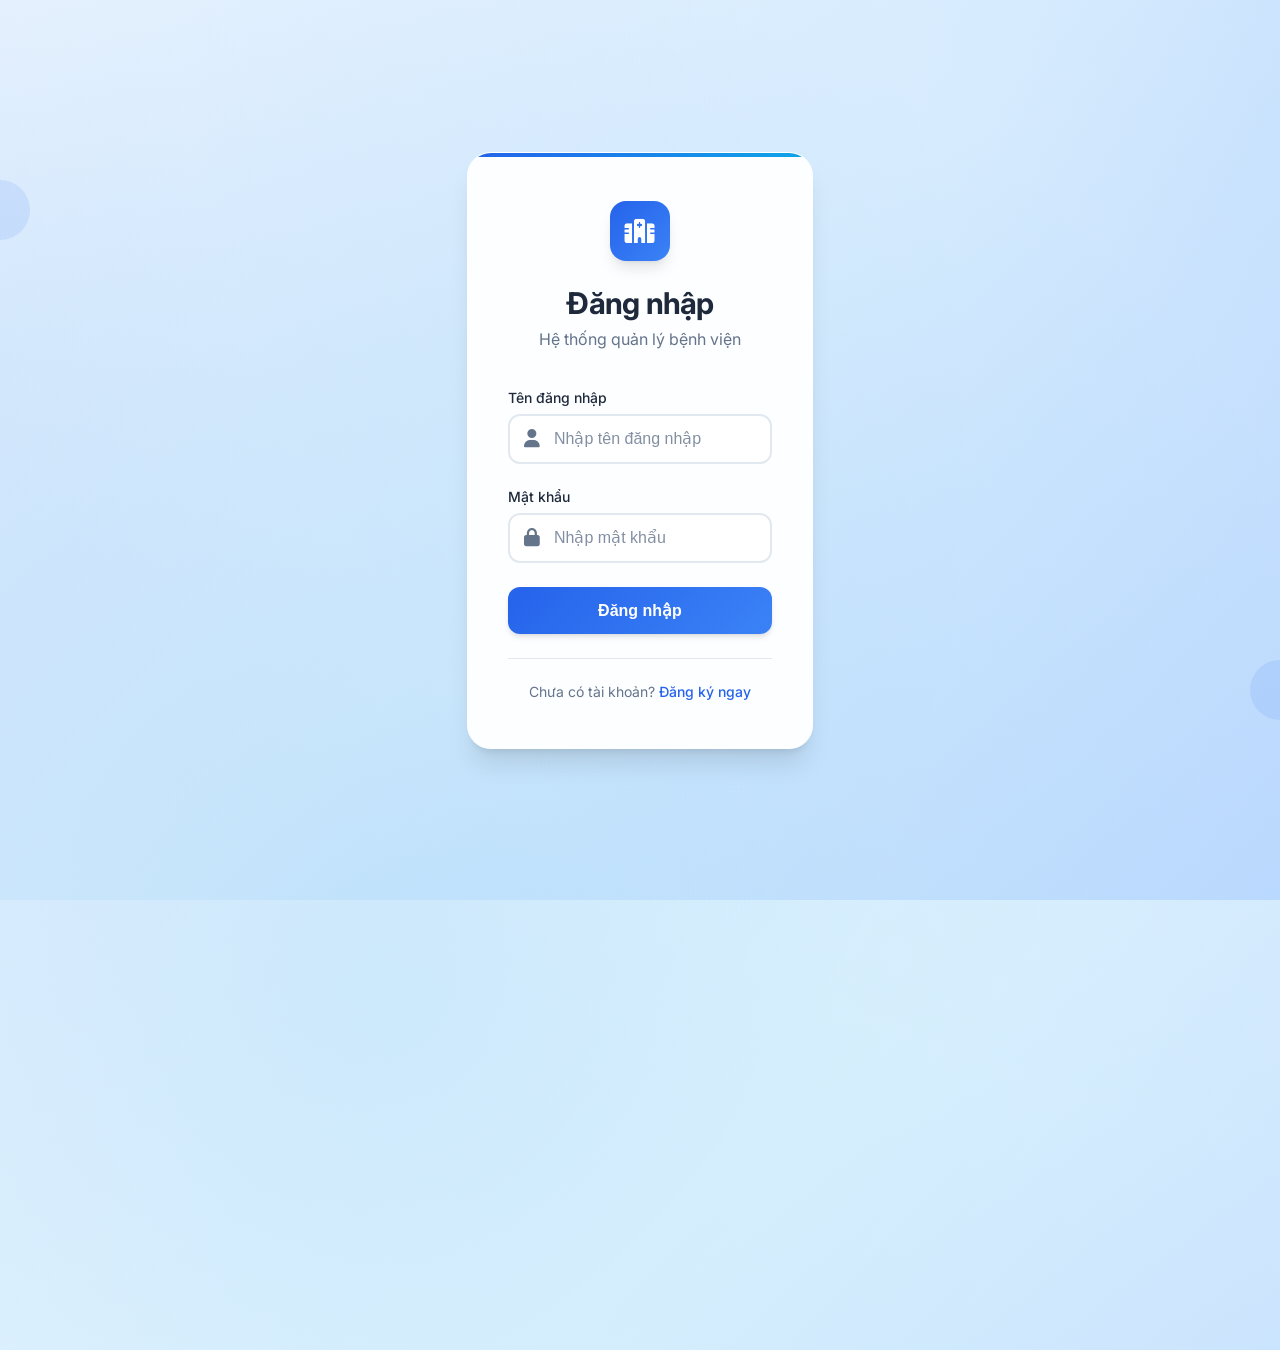
<file: queue-management/frontend/hospital/departments.html>
<!DOCTYPE html>
<html lang="vi">
<head>
    <meta charset="UTF-8">
    <meta name="viewport" content="width=device-width, initial-scale=1.0">
    <title>Khoa phòng - Hệ thống bệnh viện</title>
    <link href="https://fonts.googleapis.com/css2?family=Inter:wght@300;400;500;600;700&display=swap" rel="stylesheet">
    <link rel="stylesheet" href="https://cdnjs.cloudflare.com/ajax/libs/font-awesome/6.4.0/css/all.min.css">
    <style>
        * {
            margin: 0;
            padding: 0;
            box-sizing: border-box;
        }

        :root {
            --primary-blue: #2563eb;
            --primary-blue-light: #3b82f6;
            --primary-blue-dark: #1d4ed8;
            --secondary-blue: #e0f2fe;
            --accent-blue: #0ea5e9;
            --light-blue: #f0f9ff;
            --text-primary: #1e293b;
            --text-secondary: #64748b;
            --white: #ffffff;
            --gray-50: #f8fafc;
            --gray-100: #f1f5f9;
            --gray-200: #e2e8f0;
            --gray-300: #cbd5e1;
            --success: #10b981;
            --error: #ef4444;
            --warning: #f59e0b;
            --info: #0ea5e9;
            --shadow-sm: 0 1px 2px 0 rgb(0 0 0 / 0.05);
            --shadow-md: 0 4px 6px -1px rgb(0 0 0 / 0.1), 0 2px 4px -2px rgb(0 0 0 / 0.1);
            --shadow-lg: 0 10px 15px -3px rgb(0 0 0 / 0.1), 0 4px 6px -4px rgb(0 0 0 / 0.1);
            --shadow-xl: 0 20px 25px -5px rgb(0 0 0 / 0.1), 0 8px 10px -6px rgb(0 0 0 / 0.1);
        }

        body {
            font-family: 'Inter', -apple-system, BlinkMacSystemFont, sans-serif;
            background: linear-gradient(135deg, var(--light-blue) 0%, var(--secondary-blue) 50%, #bfdbfe 100%);
            min-height: 100vh;
            position: relative;
            overflow-x: hidden;
        }

        /* Animated background elements */
        body::before {
            content: '';
            position: fixed;
            top: -50%;
            left: -50%;
            width: 200%;
            height: 200%;
            background: radial-gradient(circle at 20% 50%, rgba(37, 99, 235, 0.08) 0%, transparent 50%),
                        radial-gradient(circle at 80% 20%, rgba(59, 130, 246, 0.08) 0%, transparent 50%),
                        radial-gradient(circle at 40% 80%, rgba(14, 165, 233, 0.08) 0%, transparent 50%);
            animation: backgroundFloat 30s ease-in-out infinite;
            z-index: -1;
        }

        @keyframes backgroundFloat {
            0%, 100% { transform: translate(0, 0) rotate(0deg); }
            33% { transform: translate(30px, -30px) rotate(1deg); }
            66% { transform: translate(-20px, 20px) rotate(-1deg); }
        }

        /* Header Styles */
        .header {
            background: rgba(255, 255, 255, 0.95);
            backdrop-filter: blur(20px);
            border-bottom: 1px solid rgba(226, 232, 240, 0.5);
            box-shadow: var(--shadow-sm);
            position: sticky;
            top: 0;
            z-index: 1000;
            animation: slideDown 0.8s ease-out;
        }

        @keyframes slideDown {
            from {
                opacity: 0;
                transform: translateY(-100%);
            }
            to {
                opacity: 1;
                transform: translateY(0);
            }
        }

        .container {
            max-width: 1400px;
            margin: 0 auto;
            padding: 0 1.5rem;
        }

        .header-content {
            display: flex;
            align-items: center;
            justify-content: space-between;
            padding: 1rem 0;
        }

        .logo {
            display: flex;
            align-items: center;
            gap: 0.75rem;
            animation: fadeInLeft 1s ease-out 0.2s both;
        }

        .logo-icon {
            width: 40px;
            height: 40px;
            object-fit: contain;
            transition: all 0.3s ease;
            filter: drop-shadow(0 2px 4px rgba(37, 99, 235, 0.1));
        }

        .logo-icon:hover {
            transform: scale(1.05);
            filter: drop-shadow(0 4px 8px rgba(37, 99, 235, 0.2));
        }

        .logo h1 {
            font-size: 1.5rem;
            font-weight: 700;
            color: var(--primary-blue);
            letter-spacing: -0.025em;
        }

        .nav {
            display: flex;
            gap: 0.5rem;
            animation: fadeInUp 1s ease-out 0.4s both;
        }

        .nav-link {
            padding: 0.75rem 1.25rem;
            border-radius: 12px;
            text-decoration: none;
            color: var(--text-secondary);
            font-weight: 500;
            font-size: 0.875rem;
            transition: all 0.3s cubic-bezier(0.4, 0, 0.2, 1);
            position: relative;
            overflow: hidden;
            display: flex;
            align-items: center;
            gap: 0.5rem;
        }

        .nav-link::before {
            content: '';
            position: absolute;
            top: 0;
            left: -100%;
            width: 100%;
            height: 100%;
            background: linear-gradient(90deg, transparent, rgba(37, 99, 235, 0.1), transparent);
            transition: left 0.6s ease;
        }

        .nav-link:hover::before {
            left: 100%;
        }

        .nav-link:hover {
            color: var(--primary-blue);
            background: rgba(37, 99, 235, 0.05);
            transform: translateY(-2px);
        }

        .nav-link.active {
            background: linear-gradient(135deg, var(--primary-blue), var(--primary-blue-light));
            color: var(--white);
            box-shadow: var(--shadow-md);
        }

        .user-menu {
            display: flex;
            align-items: center;
            gap: 1rem;
            animation: fadeInRight 1s ease-out 0.6s both;
        }

        .user-info {
            padding: 0.5rem 1rem;
            background: var(--gray-100);
            border-radius: 8px;
            font-weight: 500;
            color: var(--text-primary);
            display: flex;
            align-items: center;
            gap: 0.5rem;
        }

        .btn-logout {
            padding: 0.75rem 1.25rem;
            background: linear-gradient(135deg, var(--error), #dc2626);
            color: var(--white);
            border: none;
            border-radius: 8px;
            font-weight: 500;
            cursor: pointer;
            transition: all 0.3s ease;
            box-shadow: var(--shadow-sm);
            display: flex;
            align-items: center;
            gap: 0.5rem;
        }

        .btn-logout:hover {
            background: linear-gradient(135deg, #dc2626, #b91c1c);
            transform: translateY(-2px);
            box-shadow: var(--shadow-md);
        }

        /* Main Content */
        .main {
            padding: 2rem 0;
        }

        .section {
            animation: fadeInUp 1s ease-out 0.8s both;
        }

        .section-header {
            text-align: center;
            margin-bottom: 3rem;
        }

        .section-header h2 {
            font-size: 2.25rem;
            font-weight: 700;
            color: var(--text-primary);
            margin-bottom: 0.75rem;
            letter-spacing: -0.025em;
        }

        .section-header p {
            font-size: 1.125rem;
            color: var(--text-secondary);
            max-width: 600px;
            margin: 0 auto;
        }

        /* Departments Controls */
        .departments-controls {
            background: rgba(255, 255, 255, 0.95);
            backdrop-filter: blur(20px);
            border: 1px solid rgba(226, 232, 240, 0.5);
            border-radius: 20px;
            padding: 1.5rem 2rem;
            margin-bottom: 2rem;
            box-shadow: var(--shadow-lg);
            animation: slideInUp 0.6s ease-out;
        }

        .controls-header {
            display: flex;
            justify-content: space-between;
            align-items: center;
            margin-bottom: 1.5rem;
            flex-wrap: wrap;
            gap: 1rem;
        }

        .controls-title {
            font-size: 1.25rem;
            font-weight: 600;
            color: var(--text-primary);
            display: flex;
            align-items: center;
            gap: 0.5rem;
        }

        .departments-actions {
            display: flex;
            gap: 1rem;
            align-items: center;
        }

        /* Search Filter */
        .departments-filters {
            display: flex;
            gap: 1rem;
            align-items: center;
            flex-wrap: wrap;
        }

        .filter-group {
            position: relative;
            flex: 1;
            min-width: 250px;
        }

        .filter-label {
            display: block;
            font-size: 0.875rem;
            font-weight: 500;
            color: var(--text-primary);
            margin-bottom: 0.5rem;
            display: flex;
            align-items: center;
            gap: 0.5rem;
        }

        .filter-input {
            width: 100%;
            padding: 0.875rem 1rem 0.875rem 2.75rem;
            border: 2px solid var(--gray-200);
            border-radius: 12px;
            font-size: 0.875rem;
            font-weight: 400;
            color: var(--text-primary);
            background: var(--white);
            transition: all 0.3s cubic-bezier(0.4, 0, 0.2, 1);
            outline: none;
        }

        .filter-input:focus {
            border-color: var(--primary-blue);
            box-shadow: 0 0 0 4px rgba(37, 99, 235, 0.1);
            transform: translateY(-1px);
        }

        .filter-input:focus + .filter-icon {
            color: var(--primary-blue);
            transform: translateY(-50%) scale(1.1);
        }

        .filter-icon {
            position: absolute;
            left: 1rem;
            top: 50%;
            transform: translateY(-50%);
            margin-top: 0.75rem;
            color: var(--text-secondary);
            font-size: 1rem;
            transition: all 0.3s ease;
            pointer-events: none;
            z-index: 2;
        }

        .filter-stats {
            font-size: 0.875rem;
            color: var(--text-secondary);
            display: flex;
            align-items: center;
            gap: 0.5rem;
        }

        /* Button Styles */
        .btn {
            padding: 0.75rem 1.5rem;
            border: none;
            border-radius: 12px;
            font-weight: 600;
            font-size: 0.875rem;
            cursor: pointer;
            transition: all 0.3s cubic-bezier(0.4, 0, 0.2, 1);
            position: relative;
            overflow: hidden;
            text-decoration: none;
            display: inline-flex;
            align-items: center;
            justify-content: center;
            gap: 0.5rem;
        }

        .btn::before {
            content: '';
            position: absolute;
            top: 0;
            left: -100%;
            width: 100%;
            height: 100%;
            background: linear-gradient(90deg, transparent, rgba(255, 255, 255, 0.2), transparent);
            transition: left 0.6s ease;
        }

        .btn:hover::before {
            left: 100%;
        }

        .btn-primary {
            background: linear-gradient(135deg, var(--primary-blue), var(--primary-blue-light));
            color: var(--white);
            box-shadow: var(--shadow-md);
        }

        .btn-primary:hover {
            background: linear-gradient(135deg, var(--primary-blue-dark), var(--primary-blue));
            transform: translateY(-2px);
            box-shadow: var(--shadow-lg);
        }

        .btn-secondary {
            background: linear-gradient(135deg, var(--gray-300), #9ca3af);
            color: var(--text-primary);
            box-shadow: var(--shadow-md);
        }

        .btn-secondary:hover {
            background: linear-gradient(135deg, #9ca3af, #6b7280);
            color: var(--white);
            transform: translateY(-2px);
            box-shadow: var(--shadow-lg);
        }

        .btn-success {
            background: linear-gradient(135deg, var(--success), #059669);
            color: var(--white);
            box-shadow: var(--shadow-md);
        }

        .btn-success:hover {
            background: linear-gradient(135deg, #059669, #047857);
            transform: translateY(-2px);
            box-shadow: var(--shadow-lg);
        }

        .btn-danger {
            background: linear-gradient(135deg, var(--error), #dc2626);
            color: var(--white);
            box-shadow: var(--shadow-md);
        }

        .btn-danger:hover {
            background: linear-gradient(135deg, #dc2626, #b91c1c);
            transform: translateY(-2px);
            box-shadow: var(--shadow-lg);
        }

        .btn:disabled {
            opacity: 0.6;
            cursor: not-allowed;
            transform: none !important;
        }

        /* Departments Grid */
        .departments-container {
            background: rgba(255, 255, 255, 0.95);
            backdrop-filter: blur(20px);
            border: 1px solid rgba(226, 232, 240, 0.5);
            border-radius: 24px;
            padding: 0;
            box-shadow: var(--shadow-lg);
            overflow: hidden;
            animation: slideInUp 0.6s ease-out 0.2s both;
        }

        .table-header {
            background: linear-gradient(135deg, var(--primary-blue), var(--primary-blue-light));
            color: var(--white);
            padding: 1.5rem 2rem;
            display: flex;
            align-items: center;
            justify-content: space-between;
        }

        .table-title {
            font-size: 1.25rem;
            font-weight: 600;
            display: flex;
            align-items: center;
            gap: 0.75rem;
        }

        .table-stats {
            font-size: 0.875rem;
            opacity: 0.9;
        }

        .departments-grid {
            padding: 0;
        }

        /* Departments Table */
        .dept-table {
            width: 100%;
            border-collapse: separate;
            border-spacing: 0;
            background: var(--white);
        }

        .dept-table th,
        .dept-table td {
            padding: 1.25rem 1.5rem;
            text-align: left;
            border-bottom: 1px solid var(--gray-200);
            transition: all 0.3s ease;
        }

        .dept-table th {
            background: linear-gradient(135deg, var(--gray-50), var(--gray-100));
            color: var(--text-primary);
            font-weight: 600;
            font-size: 0.875rem;
            letter-spacing: 0.025em;
            text-transform: uppercase;
            position: sticky;
            top: 0;
            z-index: 10;
        }

        .dept-table tbody tr {
            transition: all 0.3s ease;
            position: relative;
        }

        .dept-table tbody tr:hover {
            background: linear-gradient(135deg, var(--light-blue), rgba(240, 249, 255, 0.5));
            transform: scale(1.005);
        }

        .dept-table tbody tr:nth-child(even) {
            background: var(--gray-50);
        }

        .dept-table tbody tr:hover:nth-child(even) {
            background: linear-gradient(135deg, var(--light-blue), rgba(240, 249, 255, 0.5));
        }

        .dept-name {
            font-weight: 600;
            color: var(--primary-blue);
            font-size: 1rem;
        }

        .dept-type {
            display: inline-block;
            padding: 0.25rem 0.75rem;
            background: rgba(37, 99, 235, 0.1);
            color: var(--primary-blue);
            border-radius: 20px;
            font-size: 0.75rem;
            font-weight: 500;
            text-transform: uppercase;
            letter-spacing: 0.025em;
        }

        .dept-location {
            display: flex;
            align-items: center;
            gap: 0.5rem;
            color: var(--text-secondary);
        }

        .dept-actions {
            display: flex;
            gap: 0.5rem;
            align-items: center;
        }

        .btn-sm {
            padding: 0.5rem 1rem;
            font-size: 0.8rem;
        }

        /* Modal Styles */
        .modal {
            display: none;
            position: fixed;
            z-index: 2000;
            left: 0;
            top: 0;
            width: 100vw;
            height: 100vh;
            background: rgba(0, 0, 0, 0.5);
            backdrop-filter: blur(4px);
            align-items: center;
            justify-content: center;
            animation: fadeIn 0.3s ease;
        }

        .modal.active {
            display: flex !important;
        }

        .modal-content {
            background: rgba(255, 255, 255, 0.98);
            backdrop-filter: blur(20px);
            border: 1px solid rgba(226, 232, 240, 0.5);
            border-radius: 24px;
            padding: 0;
            min-width: 500px;
            max-width: 90vw;
            max-height: 90vh;
            overflow-y: auto;
            box-shadow: var(--shadow-xl);
            animation: slideInUp 0.4s cubic-bezier(0.16, 1, 0.3, 1);
        }

        .modal-header {
            background: linear-gradient(135deg, var(--primary-blue), var(--primary-blue-light));
            color: var(--white);
            padding: 1.5rem 2rem;
            display: flex;
            justify-content: space-between;
            align-items: center;
            position: sticky;
            top: 0;
            z-index: 10;
        }

        .modal-title {
            font-size: 1.25rem;
            font-weight: 600;
            margin: 0;
            display: flex;
            align-items: center;
            gap: 0.5rem;
        }

        .modal-close {
            background: none;
            border: none;
            color: var(--white);
            font-size: 1.5rem;
            cursor: pointer;
            padding: 0.25rem;
            border-radius: 6px;
            transition: all 0.2s ease;
        }

        .modal-close:hover {
            background: rgba(255, 255, 255, 0.1);
            transform: scale(1.1);
        }

        .modal-body {
            padding: 2rem;
        }

        /* Form Styles */
        .form-grid {
            display: grid;
            grid-template-columns: 1fr 1fr;
            gap: 1.5rem;
        }

        .form-group {
            margin-bottom: 1.5rem;
            position: relative;
        }

        .form-group.full-width {
            grid-column: 1 / -1;
        }

        .form-label {
            display: block;
            font-size: 0.875rem;
            font-weight: 500;
            color: var(--text-primary);
            margin-bottom: 0.5rem;
            transition: color 0.2s ease;
        }

        .form-input, .form-textarea {
            width: 100%;
            padding: 0.875rem 1rem;
            border: 2px solid var(--gray-200);
            border-radius: 12px;
            font-size: 1rem;
            font-weight: 400;
            color: var(--text-primary);
            background: var(--white);
            transition: all 0.3s cubic-bezier(0.4, 0, 0.2, 1);
            outline: none;
        }

        .form-textarea {
            resize: vertical;
            min-height: 80px;
        }

        .form-input:focus, .form-textarea:focus {
            border-color: var(--primary-blue);
            box-shadow: 0 0 0 4px rgba(37, 99, 235, 0.1);
            transform: translateY(-1px);
        }

        .form-actions {
            display: flex !important;
            justify-content: flex-end;
            gap: 1rem;
            padding: 1.5rem 0 0 0;
            margin-top: 1.5rem;
            border-top: 2px solid var(--gray-200);
        }

        /* Empty State */
        .empty-state {
            text-align: center;
            padding: 4rem 2rem;
            color: var(--text-secondary);
        }

        .empty-state i {
            font-size: 4rem;
            margin-bottom: 1.5rem;
            opacity: 0.5;
            color: var(--primary-blue);
        }

        .empty-state h3 {
            font-size: 1.25rem;
            font-weight: 600;
            margin-bottom: 0.5rem;
            color: var(--text-primary);
        }

        .empty-state p {
            font-size: 1rem;
        }

        /* Toast Notification */
        .toast {
            position: fixed;
            bottom: 2rem;
            right: 2rem;
            min-width: 300px;
            max-width: 400px;
            background: linear-gradient(135deg, var(--primary-blue), var(--primary-blue-light));
            color: var(--white);
            padding: 1rem 1.5rem;
            border-radius: 16px;
            font-weight: 500;
            box-shadow: var(--shadow-xl);
            z-index: 3000;
            opacity: 0;
            pointer-events: none;
            transform: translateX(100%);
            transition: all 0.3s cubic-bezier(0.4, 0, 0.2, 1);
            backdrop-filter: blur(20px);
            display: flex;
            align-items: center;
            gap: 0.75rem;
        }

        .toast.show {
            opacity: 1;
            pointer-events: auto;
            transform: translateX(0);
        }

        .toast.success {
            background: linear-gradient(135deg, var(--success), #059669);
        }

        .toast.error {
            background: linear-gradient(135deg, var(--error), #dc2626);
        }

        .toast.warning {
            background: linear-gradient(135deg, var(--warning), #d97706);
        }

        /* Loading Animation */
        .loading-spinner {
            display: inline-block;
            width: 20px;
            height: 20px;
            border: 3px solid rgba(255, 255, 255, 0.3);
            border-radius: 50%;
            border-top-color: var(--white);
            animation: spin 1s ease-in-out infinite;
        }

        @keyframes spin {
            to { transform: rotate(360deg); }
        }

        /* Responsive Design */
        @media (max-width: 1024px) {
            .container {
                padding: 0 1rem;
            }
            
            .header-content {
                flex-direction: column;
                gap: 1rem;
                text-align: center;
            }
            
            .nav {
                flex-wrap: wrap;
                justify-content: center;
            }

            .controls-header {
                flex-direction: column;
                align-items: stretch;
                text-align: center;
            }

            .form-grid {
                grid-template-columns: 1fr;
            }
        }

        @media (max-width: 768px) {
            .main {
                padding: 1rem 0;
            }
            
            .section-header h2 {
                font-size: 1.875rem;
            }
            
            .departments-controls {
                padding: 1rem;
            }

            .departments-filters {
                flex-direction: column;
                align-items: stretch;
            }

            .filter-group {
                min-width: auto;
            }
            
            .dept-table {
                font-size: 0.875rem;
            }
            
            .dept-table th,
            .dept-table td {
                padding: 0.75rem 1rem;
            }

            .modal-content {
                min-width: auto;
                width: 95vw;
                margin: 1rem;
            }

            .modal-body {
                padding: 1.5rem;
            }
        }

        @media (max-width: 640px) {
            .nav-link {
                padding: 0.5rem 1rem;
                font-size: 0.8rem;
            }
            
            .user-menu {
                flex-direction: column;
                gap: 0.5rem;
            }

            .dept-table th,
            .dept-table td {
                padding: 0.5rem 0.75rem;
                font-size: 0.8rem;
            }

            .dept-actions {
                flex-direction: column;
                gap: 0.25rem;
            }
        }

        /* Animation keyframes */
        @keyframes slideInUp {
            from {
                opacity: 0;
                transform: translateY(30px);
            }
            to {
                opacity: 1;
                transform: translateY(0);
            }
        }

        @keyframes fadeInLeft {
            from {
                opacity: 0;
                transform: translateX(-30px);
            }
            to {
                opacity: 1;
                transform: translateX(0);
            }
        }

        @keyframes fadeInRight {
            from {
                opacity: 0;
                transform: translateX(30px);
            }
            to {
                opacity: 1;
                transform: translateX(0);
            }
        }

        @keyframes fadeInUp {
            from {
                opacity: 0;
                transform: translateY(30px);
            }
            to {
                opacity: 1;
                transform: translateY(0);
            }
        }

        @keyframes fadeIn {
            from { opacity: 0; }
            to { opacity: 1; }
        }

        /* Custom scrollbar */
        ::-webkit-scrollbar {
            width: 8px;
        }

        ::-webkit-scrollbar-track {
            background: var(--gray-100);
        }

        ::-webkit-scrollbar-thumb {
            background: linear-gradient(180deg, var(--primary-blue), var(--primary-blue-light));
            border-radius: 4px;
        }

        ::-webkit-scrollbar-thumb:hover {
            background: linear-gradient(180deg, var(--primary-blue-dark), var(--primary-blue));
        }

        /* Staggered table animations */
        .dept-table tbody tr:nth-child(1) { animation: slideInUp 0.3s ease-out 0.1s both; }
        .dept-table tbody tr:nth-child(2) { animation: slideInUp 0.3s ease-out 0.2s both; }
        .dept-table tbody tr:nth-child(3) { animation: slideInUp 0.3s ease-out 0.3s both; }
        .dept-table tbody tr:nth-child(4) { animation: slideInUp 0.3s ease-out 0.4s both; }
        .dept-table tbody tr:nth-child(5) { animation: slideInUp 0.3s ease-out 0.5s both; }
    </style>
</head>
<body>
    <header class="header">
        <div class="container">
            <div class="header-content">
                <div class="logo">
                    <img src="https://cdn.prod.website-files.com/63a9fb94e473f36dbe99c1b1/67d04afaede8127aa5b9853c_AD_4nXfYK_3nS8dX0rE9NKz81i9My2x-fchDiHNhbKv-i7YSBhZ3qCrOe7rCGpiCiS3rh7MbB11b3xAhQ-r3szudZNkuo5Ay6K6Wx_OQ4M41S_NNc2GNQfcrTkt9qYXnXPnMjyoqgaVk.png" alt="Hospital Logo" class="logo-icon">
                    <h1>Bệnh Viện Đa Khoa</h1>
                </div>
                <nav class="nav">
                    <a href="index.html" class="nav-link" id="nav-overview">
                        <i class="fas fa-chart-line"></i>
                        Tổng quan
                    </a>
                    <a href="queue.html" class="nav-link" id="nav-queue">
                        <i class="fas fa-users"></i>
                        Hàng đợi
                    </a>
                    <a href="#" class="nav-link" id="nav-notifications">
                        <i class="fas fa-bell"></i>
                        Thông báo
                    </a>
                    <a href="appointments.html" class="nav-link">
                        <i class="fas fa-calendar-alt"></i>
                        Lịch hẹn
                    </a>
                    <a href="departments.html" class="nav-link active">
                        <i class="fas fa-building"></i>
                        Khoa phòng
                    </a>
                    <a href="users.html" class="nav-link" id="user-nav-link">
                        <i class="fas fa-user-cog"></i>
                        Người dùng
                    </a>
                </nav>
                <div class="user-menu">
                    <div class="user-info">
                        <i class="fas fa-user-circle"></i>
                        <span id="current-user"></span>
                    </div>
                    <button class="btn-logout" onclick="logout()">
                        <i class="fas fa-sign-out-alt"></i>
                        Đăng xuất
                    </button>
                </div>
            </div>
        </div>
    </header>

    <main class="main">
        <div class="container">
            <section class="section active">
                <div class="section-header">
                    <h2>Quản lý khoa/phòng</h2>
                    <p>Thêm, sửa, xóa thông tin các khoa/phòng trong bệnh viện một cách dễ dàng</p>
                </div>

                <div class="departments-controls">
                    <div class="controls-header">
                        <div class="controls-title">
                            <i class="fas fa-filter"></i>
                            Tìm kiếm và lọc
                        </div>
                        <div class="departments-actions" id="departments-actions">
                            <button class="btn btn-primary" onclick="showCreateDepartmentModal()">
                                <i class="fas fa-plus"></i>
                                Thêm khoa mới
                            </button>
                        </div>
                    </div>

                    <div class="departments-filters">
                        <div class="filter-group">
                            <label class="filter-label">
                                <i class="fas fa-search"></i>
                                Tìm kiếm theo tên khoa
                            </label>
                            <input type="text" id="filter-dept-name" class="filter-input" placeholder="Nhập tên khoa để tìm kiếm...">
                            <i class="fas fa-search filter-icon"></i>
                        </div>
                        <div class="filter-stats">
                            <i class="fas fa-info-circle"></i>
                            <span id="departments-count">Đang tải...</span>
                        </div>
                    </div>
                </div>

                <div class="departments-container">
                    <div class="table-header">
                        <div class="table-title">
                            <i class="fas fa-hospital"></i>
                            Danh sách khoa/phòng
                        </div>
                        <div class="table-stats" id="table-stats">
                            <i class="fas fa-clock"></i>
                            Cập nhật: <span id="last-update">--:--</span>
                        </div>
                    </div>

                    <div class="departments-grid" id="departments-grid">
                        <div class="empty-state">
                            <i class="fas fa-spinner fa-spin"></i>
                            <h3>Đang tải dữ liệu</h3>
                            <p>Vui lòng đợi trong giây lát...</p>
                        </div>
                    </div>
                </div>
            </section>
        </div>
    </main>

    <!-- Modal tạo khoa -->
    <div id="create-department-modal" class="modal">
        <div class="modal-content">
            <div class="modal-header">
                <h3 class="modal-title">
                    <i class="fas fa-plus"></i>
                    Thêm khoa mới
                </h3>
                <button class="modal-close" onclick="closeModal('create-department-modal')">
                    <i class="fas fa-times"></i>
                </button>
            </div>
            <div class="modal-body">
                <form id="department-form">
                    <div class="form-grid">
                        <div class="form-group">
                            <label for="name" class="form-label">
                                <i class="fas fa-hospital"></i>
                                Tên khoa <span style="color: var(--error);">*</span>
                            </label>
                            <input type="text" id="name" class="form-input" placeholder="Nhập tên khoa" required>
                        </div>

                        <div class="form-group">
                            <label for="type" class="form-label">
                                <i class="fas fa-tags"></i>
                                Loại khoa <span style="color: var(--error);">*</span>
                            </label>
                            <input type="text" id="type" class="form-input" placeholder="Ví dụ: Nội khoa, Ngoại khoa..." required>
                        </div>

                        <div class="form-group">
                            <label for="location" class="form-label">
                                <i class="fas fa-map-marker-alt"></i>
                                Vị trí
                            </label>
                            <input type="text" id="location" class="form-input" placeholder="Ví dụ: Tòa A, Khu B...">
                        </div>

                        <div class="form-group">
                            <label for="floor" class="form-label">
                                <i class="fas fa-layer-group"></i>
                                Tầng
                            </label>
                            <input type="text" id="floor" class="form-input" placeholder="Ví dụ: Tầng 2, Tầng 3...">
                        </div>

                        <div class="form-group">
                            <label for="room" class="form-label">
                                <i class="fas fa-door-open"></i>
                                Số phòng
                            </label>
                            <input type="text" id="room" class="form-input" placeholder="Ví dụ: Phòng 201, 202...">
                        </div>
                    </div>

                    <div class="form-group full-width">
                        <label for="description" class="form-label">
                            <i class="fas fa-align-left"></i>
                            Mô tả
                        </label>
                        <textarea id="description" class="form-textarea" rows="4" placeholder="Mô tả chi tiết về khoa/phòng (tùy chọn)"></textarea>
                    </div>

                    <div class="form-actions">
                        <button type="button" class="btn btn-secondary" onclick="closeModal('create-department-modal')">
                            <i class="fas fa-times"></i>
                            Hủy bỏ
                        </button>
                        <button type="submit" class="btn btn-primary" id="submit-department-btn">
                            <i class="fas fa-check"></i>
                            Thêm khoa
                        </button>
                    </div>
                </form>
            </div>
        </div>
    </div>

    <!-- Footer chuyên nghiệp -->
    <footer id="main-footer" style="display:none;background:linear-gradient(90deg,#1e293b 60%,#2563eb 100%);color:#fff;padding:32px 0 16px 0;margin-top:48px;">
      <div style="max-width:1200px;margin:0 auto;display:flex;flex-wrap:wrap;align-items:flex-start;justify-content:space-between;gap:32px 16px;">
        <div style="flex:1 1 250px;min-width:220px;">
          <div style="font-size:1.5rem;font-weight:700;letter-spacing:1px;margin-bottom:12px;display:flex;align-items:center;gap:10px;">
            <i class="fas fa-hospital-alt" style="font-size:1.7rem;color:#3b82f6;"></i> Bệnh Viện Đa Khoa
          </div>
          <div style="font-size:1.05rem;opacity:0.85;">Nâng tầm chăm sóc sức khỏe - Công nghệ hiện đại, phục vụ tận tâm.</div>
        </div>
        <div style="flex:1 1 180px;min-width:180px;">
          <div style="font-weight:600;margin-bottom:8px;">Liên hệ</div>
          <div style="margin-bottom:6px;"><i class="fas fa-map-marker-alt" style="width:20px;"></i> 123 Đường Sức Khỏe, Quận 1, TP.HCM</div>
          <div style="margin-bottom:6px;"><i class="fas fa-phone-alt" style="width:20px;"></i> Hotline: <a href="tel:18001234" style="color:#fff;text-decoration:underline;">1800 1234</a></div>
          <div style="margin-bottom:6px;"><i class="fas fa-envelope" style="width:20px;"></i> Email: <a href="mailto:info@benhvien.com" style="color:#fff;text-decoration:underline;">info@benhvien.com</a></div>
        </div>
        <div style="flex:1 1 180px;min-width:180px;">
          <div style="font-weight:600;margin-bottom:8px;">Kết nối</div>
          <div style="display:flex;gap:12px;align-items:center;">
            <a href="#" title="Facebook" style="color:#3b82f6;font-size:1.3rem;"><i class="fab fa-facebook-square"></i></a>
            <a href="#" title="Zalo" style="color:#2563eb;font-size:1.3rem;"><i class="fas fa-comment-dots"></i></a>
            <a href="#" title="Youtube" style="color:#ef4444;font-size:1.3rem;"><i class="fab fa-youtube"></i></a>
          </div>
        </div>
      </div>
      <div style="text-align:center;margin-top:32px;font-size:0.98rem;opacity:0.8;">
        <i class="far fa-copyright"></i> 2024 Bệnh Viện Đa Khoa. All rights reserved.
      </div>
    </footer>
    <script>
      // Hiển thị footer khi đã đăng nhập
      if (localStorage.getItem('token')) {
        document.getElementById('main-footer').style.display = 'block';
      }
    </script>
    <script src="app.js"></script>
    <script>
        // Enhanced departments management with animations and better UX
        const token = localStorage.getItem('token');
        const role = localStorage.getItem('role');
        
        if (!token) window.location.href = 'login.html';
        
        document.getElementById('current-user').innerText = role ? role.charAt(0).toUpperCase() + role.slice(1) : '';

        // Role-based UI adjustments
        if (role !== 'admin' && role !== 'doctor') {
            const userNav = document.getElementById('user-nav-link');
            if (userNav) {
                userNav.innerHTML = '<i class="fas fa-user"></i> Thông tin cá nhân';
            }
        }

        // Hide create department button and queue nav based on role
        if (role === 'patient') {
            const actionsContainer = document.getElementById('departments-actions');
            if (actionsContainer) actionsContainer.style.display = 'none';
            
            const nav = document.querySelector('.nav');
            if (nav) {
                const queueLink = nav.querySelector('a[href="queue.html"]');
                if (queueLink) queueLink.style.display = 'none';
            }
        }

        // Hide create button for unauthorized roles
        if (role !== 'admin' && role !== 'receptionist' && role !== 'doctor') {
            const actionsContainer = document.getElementById('departments-actions');
            if (actionsContainer) actionsContainer.style.display = 'none';
        }

        let departmentsData = [];

        // Enhanced toast notification
        function showToast(message, type = 'info', duration = 3000) {
            // Remove existing toast
            const existingToast = document.querySelector('.toast');
            if (existingToast) {
                existingToast.remove();
            }

            const toast = document.createElement('div');
            toast.className = `toast ${type}`;
            
            const icons = {
                success: 'fas fa-check-circle',
                error: 'fas fa-times-circle',
                warning: 'fas fa-exclamation-triangle',
                info: 'fas fa-info-circle'
            };
            
            toast.innerHTML = `
                <i class="${icons[type] || icons.info}"></i>
                <span>${message}</span>
            `;
            
            document.body.appendChild(toast);
            
            setTimeout(() => toast.classList.add('show'), 100);
            
            setTimeout(() => {
                toast.classList.remove('show');
                setTimeout(() => toast.remove(), 300);
            }, duration);
        }

        // Enhanced load departments with better UI feedback
        async function loadDepartments() {
            try {
                const response = await fetch('http://localhost:8000/departments', {
                    headers: { 'Authorization': 'Bearer ' + token }
                });
                
                if (!response.ok) {
                    throw new Error(`HTTP error! status: ${response.status}`);
                }
                
                const data = await response.json();
                departmentsData = data;

                // Apply filters
                const nameFilter = document.getElementById('filter-dept-name').value.trim().toLowerCase();
                const filtered = data.filter(d => {
                    if (nameFilter && !d.Name.toLowerCase().includes(nameFilter)) return false;
                    return true;
                });

                renderDepartmentsTable(filtered);
                updateDepartmentsCount(filtered.length, data.length);
                updateLastUpdate();
                
            } catch (error) {
                console.error('Error loading departments:', error);
                showToast('Lỗi khi tải danh sách khoa/phòng!', 'error');
                
                const grid = document.getElementById('departments-grid');
                grid.innerHTML = `
                    <div class="empty-state">
                        <i class="fas fa-exclamation-triangle"></i>
                        <h3>Không thể tải dữ liệu</h3>
                        <p>Vui lòng thử lại sau</p>
                    </div>
                `;
            }
        }

        // Enhanced table rendering with animations
        function renderDepartmentsTable(data) {
            const grid = document.getElementById('departments-grid');
            
            if (!data || data.length === 0) {
                grid.innerHTML = `
                    <div class="empty-state">
                        <i class="fas fa-hospital"></i>
                        <h3>Không có khoa/phòng nào</h3>
                        <p>Chưa có khoa/phòng nào phù hợp với bộ lọc hiện tại</p>
                    </div>
                `;
                return;
            }

            let tableHtml = `
                <table class='dept-table'>
                    <thead>
                        <tr>
                            <th><i class="fas fa-hospital"></i> Tên khoa</th>
                            <th><i class="fas fa-tags"></i> Loại</th>
                            <th><i class="fas fa-map-marker-alt"></i> Vị trí</th>
                            <th><i class="fas fa-layer-group"></i> Tầng</th>
                            <th><i class="fas fa-door-open"></i> Số phòng</th>
                            <th><i class="fas fa-align-left"></i> Mô tả</th>
                            ${role === 'admin' || role === 'doctor' ? '<th><i class="fas fa-cogs"></i> Thao tác</th>' : ''}
                        </tr>
                    </thead>
                    <tbody>
            `;

            data.forEach(d => {
                tableHtml += `
                    <tr>
                        <td><span class="dept-name">${d.Name}</span></td>
                        <td>${d.Type ? `<span class="dept-type">${d.Type}</span>` : '-'}</td>
                        <td>
                            <div class="dept-location">
                                <i class="fas fa-map-pin"></i>
                                ${d.Location || '-'}
                            </div>
                        </td>
                        <td>${d.Floor || '-'}</td>
                        <td>${d.RoomNumber || '-'}</td>
                        <td>${d.Description || '-'}</td>
                        ${role === 'admin' || role === 'doctor' ? `
                            <td>
                                <div class="dept-actions">
                                    <button class="btn btn-success btn-sm" onclick="editDepartment(${d.DepartmentId})" title="Chỉnh sửa">
                                        <i class="fas fa-edit"></i>
                                    </button>
                                    <button class="btn btn-danger btn-sm" onclick="deleteDepartment(${d.DepartmentId})" title="Xóa">
                                        <i class="fas fa-trash"></i>
                                    </button>
                                </div>
                            </td>
                        ` : ''}
                    </tr>
                `;
            });

            tableHtml += '</tbody></table>';
            grid.innerHTML = tableHtml;
        }

        // Update departments count
        function updateDepartmentsCount(filtered, total) {
            const countEl = document.getElementById('departments-count');
            countEl.textContent = `Hiển thị ${filtered} / ${total} khoa/phòng`;
        }

        // Update last update time
        function updateLastUpdate() {
            const lastUpdate = document.getElementById('last-update');
            lastUpdate.textContent = new Date().toLocaleTimeString('vi-VN');
        }

        // Filter change handler with debounce
        function debounce(func, wait) {
            let timeout;
            return function executedFunction(...args) {
                const later = () => {
                    clearTimeout(timeout);
                    func(...args);
                };
                clearTimeout(timeout);
                timeout = setTimeout(later, wait);
            };
        }

        document.getElementById('filter-dept-name').addEventListener('input', debounce(loadDepartments, 300));

        // Modal functions
        function showCreateDepartmentModal() {
            const modal = document.getElementById('create-department-modal');
            modal.classList.add('active');
            document.getElementById('department-form').reset();
        }

        function closeModal(id) {
            document.getElementById(id).classList.remove('active');
        }

        // Enhanced form submission
        document.getElementById('department-form').addEventListener('submit', async function(e) {
            e.preventDefault();
            
            const submitBtn = document.getElementById('submit-department-btn');
            const originalBtnContent = submitBtn.innerHTML;
            
            // Set loading state
            submitBtn.disabled = true;
            submitBtn.innerHTML = '<span class="loading-spinner"></span> Đang thêm...';
            
            const formData = {
                Name: document.getElementById('name').value.trim(),
                Type: document.getElementById('type').value.trim(),
                Description: document.getElementById('description').value.trim(),
                Location: document.getElementById('location').value.trim(),
                Floor: document.getElementById('floor').value.trim(),
                RoomNumber: document.getElementById('room').value.trim()
            };

            try {
                const response = await fetch('http://localhost:8000/departments', {
                    method: 'POST',
                    headers: { 
                        'Content-Type': 'application/json', 
                        'Authorization': 'Bearer ' + token 
                    },
                    body: JSON.stringify(formData)
                });

                if (response.ok) {
                    closeModal('create-department-modal');
                    await loadDepartments();
                    showToast('Thêm khoa/phòng thành công!', 'success');
                } else {
                    const error = await response.json();
                    showToast(error.detail || 'Lỗi khi thêm khoa/phòng!', 'error');
                }
            } catch (error) {
                console.error('Error creating department:', error);
                showToast('Lỗi kết nối máy chủ!', 'error');
            } finally {
                // Reset button state
                submitBtn.disabled = false;
                submitBtn.innerHTML = originalBtnContent;
            }
        });

        // Placeholder functions for edit and delete (to be implemented)
        function editDepartment(id) {
            showToast('Chức năng chỉnh sửa đang được phát triển!', 'info');
        }

        function deleteDepartment(id) {
            if (!confirm('Bạn có chắc chắn muốn xóa khoa/phòng này?')) return;
            showToast('Chức năng xóa đang được phát triển!', 'info');
        }

        // Logout function
        function logout() {
            localStorage.clear();
            showToast('Đã đăng xuất thành công', 'info');
            setTimeout(() => {
                window.location.href = 'login.html';
            }, 1000);
        }

        // Initialize page
        document.addEventListener('DOMContentLoaded', function() {
            loadDepartments();
            
            // Set up auto-refresh every 30 seconds
            setInterval(loadDepartments, 30000);
        });

        // Keyboard shortcuts
        document.addEventListener('keydown', function(e) {
            // F5 to refresh
            if (e.key === 'F5') {
                e.preventDefault();
                loadDepartments();
            }
            
            // Ctrl+N to create new department (for authorized users)
            if (e.ctrlKey && e.key === 'n' && (role === 'admin' || role === 'doctor' || role === 'receptionist')) {
                e.preventDefault();
                showCreateDepartmentModal();
            }
            
            // Escape to close modal
            if (e.key === 'Escape') {
                closeModal('create-department-modal');
            }
        });

        // Close modal when clicking outside
        document.addEventListener('click', function(e) {
            if (e.target.classList.contains('modal')) {
                closeModal('create-department-modal');
            }
        });

        // Enhanced search functionality
        document.getElementById('filter-dept-name').addEventListener('keydown', function(e) {
            if (e.key === 'Enter') {
                loadDepartments();
            }
        });

        // Role-based notification visibility
        window.addEventListener('DOMContentLoaded', function() {
            var role = localStorage.getItem('role');
            var navNotify = document.getElementById('nav-notifications');
            if (navNotify) {
                if (role !== 'patient') {
                    navNotify.style.display = 'none';
                } else {
                    navNotify.style.display = '';
                }
            }
        });

        document.addEventListener('DOMContentLoaded', function() {
          var navNotify = document.getElementById('nav-notifications');
          if (navNotify) {
            navNotify.addEventListener('click', function(e) {
              e.preventDefault();
              window.location.href = 'index.html#notifications';
            });
          }
        });

        // Role-based queue nav visibility
        window.addEventListener('DOMContentLoaded', function() {
            var role = localStorage.getItem('role');
            var navQueue = document.getElementById('nav-queue');
            if (navQueue) {
                if (["admin","doctor","receptionist","nurse"].indexOf(role) === -1) {
                    navQueue.style.display = 'none';
                } else {
                    navQueue.style.display = '';
                }
            }
        });
    </script>
</body>
</html>
</file>
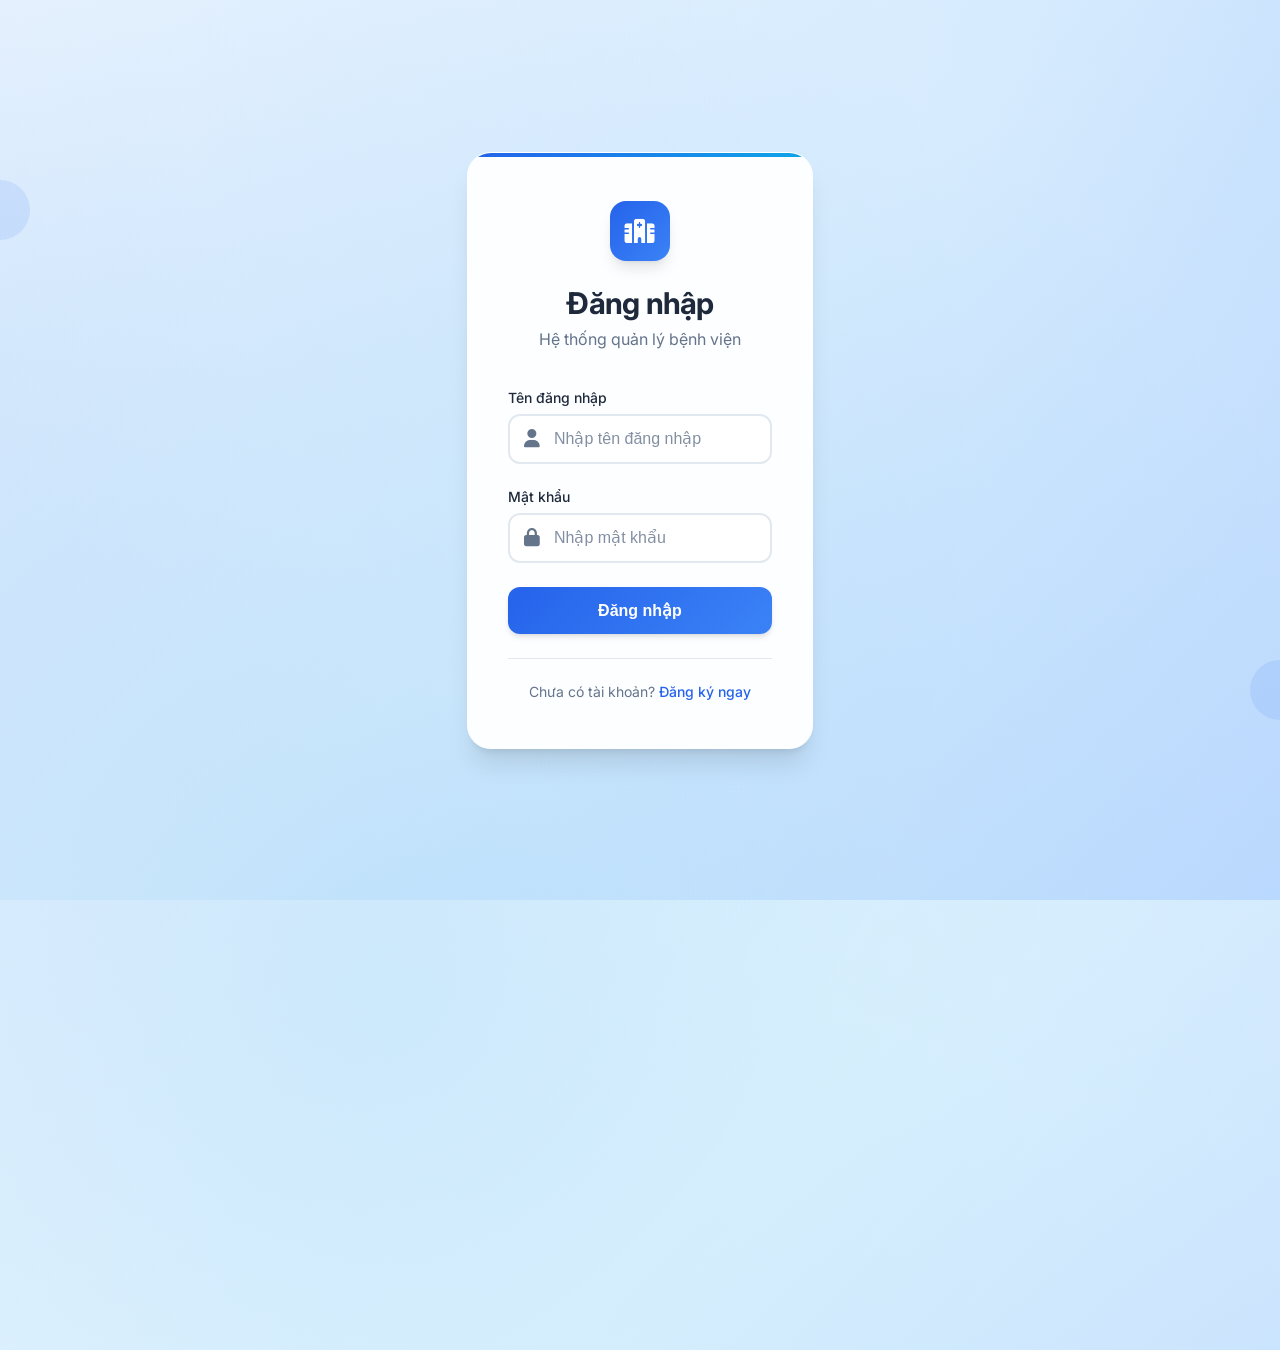
<file: queue-management/frontend/hospital/login.html>
<!DOCTYPE html>
<html lang="vi">
<head>
    <meta charset="UTF-8">
    <meta name="viewport" content="width=device-width, initial-scale=1.0">
    <title>Đăng nhập hệ thống bệnh viện</title>
    <link href="https://fonts.googleapis.com/css2?family=Inter:wght@300;400;500;600;700&display=swap" rel="stylesheet">
    <link rel="stylesheet" href="https://cdnjs.cloudflare.com/ajax/libs/font-awesome/6.4.0/css/all.min.css">
    <style>
        * {
            margin: 0;
            padding: 0;
            box-sizing: border-box;
        }

        :root {
            --primary-blue: #2563eb;
            --primary-blue-light: #3b82f6;
            --primary-blue-dark: #1d4ed8;
            --secondary-blue: #e0f2fe;
            --accent-blue: #0ea5e9;
            --light-blue: #f0f9ff;
            --text-primary: #1e293b;
            --text-secondary: #64748b;
            --white: #ffffff;
            --gray-50: #f8fafc;
            --gray-100: #f1f5f9;
            --gray-200: #e2e8f0;
            --gray-300: #cbd5e1;
            --success: #10b981;
            --error: #ef4444;
            --shadow-sm: 0 1px 2px 0 rgb(0 0 0 / 0.05);
            --shadow-md: 0 4px 6px -1px rgb(0 0 0 / 0.1), 0 2px 4px -2px rgb(0 0 0 / 0.1);
            --shadow-lg: 0 10px 15px -3px rgb(0 0 0 / 0.1), 0 4px 6px -4px rgb(0 0 0 / 0.1);
            --shadow-xl: 0 20px 25px -5px rgb(0 0 0 / 0.1), 0 8px 10px -6px rgb(0 0 0 / 0.1);
        }

        body {
            font-family: 'Inter', -apple-system, BlinkMacSystemFont, sans-serif;
            background: linear-gradient(135deg, var(--light-blue) 0%, var(--secondary-blue) 50%, #bfdbfe 100%);
            min-height: 100vh;
            display: flex;
            align-items: center;
            justify-content: center;
            position: relative;
            overflow-x: hidden;
        }

        /* Animated background elements */
        body::before {
            content: '';
            position: absolute;
            top: -50%;
            left: -50%;
            width: 200%;
            height: 200%;
            background: radial-gradient(circle at 20% 50%, rgba(37, 99, 235, 0.1) 0%, transparent 50%),
                        radial-gradient(circle at 80% 20%, rgba(59, 130, 246, 0.1) 0%, transparent 50%),
                        radial-gradient(circle at 40% 80%, rgba(14, 165, 233, 0.1) 0%, transparent 50%);
            animation: backgroundFloat 20s ease-in-out infinite;
            z-index: -1;
        }

        @keyframes backgroundFloat {
            0%, 100% { transform: translate(0, 0) rotate(0deg); }
            33% { transform: translate(30px, -30px) rotate(1deg); }
            66% { transform: translate(-20px, 20px) rotate(-1deg); }
        }

        .login-wrapper {
            position: relative;
            perspective: 1000px;
        }

        .login-container {
            width: 100%;
            max-width: 420px;
            background: rgba(255, 255, 255, 0.95);
            backdrop-filter: blur(20px);
            border: 1px solid rgba(255, 255, 255, 0.3);
            border-radius: 24px;
            padding: 3rem 2.5rem;
            box-shadow: var(--shadow-xl);
            animation: slideInUp 0.8s cubic-bezier(0.16, 1, 0.3, 1);
            position: relative;
            overflow: hidden;
        }

        .login-container::before {
            content: '';
            position: absolute;
            top: 0;
            left: 0;
            right: 0;
            height: 4px;
            background: linear-gradient(90deg, var(--primary-blue), var(--accent-blue), var(--primary-blue-light));
            background-size: 200% 100%;
            animation: gradientShift 3s ease infinite;
        }

        @keyframes slideInUp {
            from {
                opacity: 0;
                transform: translateY(60px) rotateX(10deg);
            }
            to {
                opacity: 1;
                transform: translateY(0) rotateX(0deg);
            }
        }

        @keyframes gradientShift {
            0%, 100% { background-position: 0% 50%; }
            50% { background-position: 100% 50%; }
        }

        .login-header {
            text-align: center;
            margin-bottom: 2.5rem;
        }

        .login-icon {
            width: 60px;
            height: 60px;
            background: linear-gradient(135deg, var(--primary-blue), var(--primary-blue-light));
            border-radius: 16px;
            display: flex;
            align-items: center;
            justify-content: center;
            margin: 0 auto 1.5rem;
            box-shadow: var(--shadow-lg);
            animation: iconPulse 2s ease-in-out infinite;
        }

        @keyframes iconPulse {
            0%, 100% { transform: scale(1); }
            50% { transform: scale(1.05); }
        }

        .login-icon i {
            font-size: 1.5rem;
            color: var(--white);
        }

        .login-title {
            font-size: 1.875rem;
            font-weight: 700;
            color: var(--text-primary);
            margin-bottom: 0.5rem;
            letter-spacing: -0.025em;
        }

        .login-subtitle {
            font-size: 1rem;
            color: var(--text-secondary);
            font-weight: 400;
        }

        .form-group {
            margin-bottom: 1.5rem;
            position: relative;
        }

        .form-label {
            display: block;
            font-size: 0.875rem;
            font-weight: 500;
            color: var(--text-primary);
            margin-bottom: 0.5rem;
            transition: color 0.2s ease;
        }

        .input-wrapper {
            position: relative;
        }

        .form-input {
            width: 100%;
            padding: 0.875rem 1rem 0.875rem 2.75rem;
            border: 2px solid var(--gray-200);
            border-radius: 12px;
            font-size: 1rem;
            font-weight: 400;
            color: var(--text-primary);
            background: var(--white);
            transition: all 0.3s cubic-bezier(0.4, 0, 0.2, 1);
            outline: none;
        }

        .form-input:focus {
            border-color: var(--primary-blue);
            box-shadow: 0 0 0 4px rgba(37, 99, 235, 0.1);
            transform: translateY(-1px);
        }

        .form-input:focus + .input-icon {
            color: var(--primary-blue);
            transform: scale(1.1);
        }

        .input-icon {
            position: absolute;
            left: 1rem;
            top: 50%;
            transform: translateY(-50%);
            color: var(--text-secondary);
            font-size: 1.125rem;
            transition: all 0.3s ease;
            pointer-events: none;
        }

        .form-input::placeholder {
            color: var(--text-secondary);
            opacity: 0.8;
        }

        .login-button {
            width: 100%;
            padding: 0.875rem;
            background: linear-gradient(135deg, var(--primary-blue), var(--primary-blue-light));
            color: var(--white);
            border: none;
            border-radius: 12px;
            font-size: 1rem;
            font-weight: 600;
            cursor: pointer;
            transition: all 0.3s cubic-bezier(0.4, 0, 0.2, 1);
            position: relative;
            overflow: hidden;
            box-shadow: var(--shadow-md);
            margin-bottom: 1.5rem;
        }

        .login-button::before {
            content: '';
            position: absolute;
            top: 0;
            left: -100%;
            width: 100%;
            height: 100%;
            background: linear-gradient(90deg, transparent, rgba(255, 255, 255, 0.2), transparent);
            transition: left 0.6s ease;
        }

        .login-button:hover::before {
            left: 100%;
        }

        .login-button:hover {
            background: linear-gradient(135deg, var(--primary-blue-dark), var(--primary-blue));
            transform: translateY(-2px);
            box-shadow: var(--shadow-lg);
        }

        .login-button:active {
            transform: translateY(0);
        }

        .login-button:disabled {
            background: var(--gray-300);
            cursor: not-allowed;
            transform: none;
        }

        .button-spinner {
            display: none;
            width: 1rem;
            height: 1rem;
            border: 2px solid transparent;
            border-top: 2px solid var(--white);
            border-radius: 50%;
            animation: spin 1s linear infinite;
            margin-right: 0.5rem;
        }

        @keyframes spin {
            0% { transform: rotate(0deg); }
            100% { transform: rotate(360deg); }
        }

        .error-message {
            background: rgba(239, 68, 68, 0.1);
            border: 1px solid rgba(239, 68, 68, 0.2);
            color: var(--error);
            padding: 0.875rem 1rem;
            border-radius: 12px;
            font-size: 0.875rem;
            margin-bottom: 1rem;
            display: none;
            animation: errorSlide 0.3s ease;
        }

        @keyframes errorSlide {
            from {
                opacity: 0;
                transform: translateY(-10px);
            }
            to {
                opacity: 1;
                transform: translateY(0);
            }
        }

        .login-footer {
            text-align: center;
            padding-top: 1.5rem;
            border-top: 1px solid var(--gray-200);
        }

        .login-link {
            color: var(--text-secondary);
            font-size: 0.875rem;
        }

        .login-link a {
            color: var(--primary-blue);
            text-decoration: none;
            font-weight: 500;
            transition: color 0.2s ease;
        }

        .login-link a:hover {
            color: var(--primary-blue-dark);
            text-decoration: underline;
        }

        .floating-shapes {
            position: absolute;
            width: 100%;
            height: 100%;
            overflow: hidden;
            z-index: -1;
        }

        .floating-shapes::before,
        .floating-shapes::after {
            content: '';
            position: absolute;
            width: 60px;
            height: 60px;
            background: rgba(37, 99, 235, 0.1);
            border-radius: 50%;
        }

        .floating-shapes::before {
            top: 20%;
            left: -30px;
            animation: floatLeft 6s ease-in-out infinite;
        }

        .floating-shapes::after {
            bottom: 20%;
            right: -30px;
            animation: floatRight 8s ease-in-out infinite;
        }

        @keyframes floatLeft {
            0%, 100% { transform: translateY(0px) translateX(0px); }
            50% { transform: translateY(-20px) translateX(20px); }
        }

        @keyframes floatRight {
            0%, 100% { transform: translateY(0px) translateX(0px); }
            50% { transform: translateY(20px) translateX(-20px); }
        }

        /* Responsive Design */
        @media (max-width: 480px) {
            .login-container {
                margin: 1rem;
                padding: 2rem 1.5rem;
                max-width: calc(100vw - 2rem);
            }
            
            .login-title {
                font-size: 1.5rem;
            }
            
            .login-icon {
                width: 50px;
                height: 50px;
            }
            
            .login-icon i {
                font-size: 1.25rem;
            }
        }

        /* Loading state */
        .loading .login-button {
            background: var(--gray-300);
            cursor: not-allowed;
        }

        .loading .button-spinner {
            display: inline-block;
        }

        /* Success animation */
        @keyframes successPulse {
            0% { transform: scale(1); }
            50% { transform: scale(1.05); }
            100% { transform: scale(1); }
        }

        .success-animation {
            animation: successPulse 0.5s ease;
        }
    </style>
</head>
<body>
    <div class="floating-shapes"></div>
    
    <div class="login-wrapper">
        <div class="login-container" id="loginContainer">
            <div class="login-header">
                <div class="login-icon">
                    <i class="fas fa-hospital"></i>
                </div>
                <h1 class="login-title">Đăng nhập</h1>
                <p class="login-subtitle">Hệ thống quản lý bệnh viện</p>
            </div>

            <form id="login-form">
                <div class="error-message" id="login-error">
                    <i class="fas fa-exclamation-circle"></i>
                    <span id="error-text"></span>
                </div>

                <div class="form-group">
                    <label for="username" class="form-label">Tên đăng nhập</label>
                    <div class="input-wrapper">
                        <input 
                            type="text" 
                            id="username" 
                            class="form-input"
                            placeholder="Nhập tên đăng nhập"
                            required 
                            autocomplete="username"
                        >
                        <i class="fas fa-user input-icon"></i>
                    </div>
                </div>

                <div class="form-group">
                    <label for="password" class="form-label">Mật khẩu</label>
                    <div class="input-wrapper">
                        <input 
                            type="password" 
                            id="password" 
                            class="form-input"
                            placeholder="Nhập mật khẩu"
                            required 
                            autocomplete="current-password"
                        >
                        <i class="fas fa-lock input-icon"></i>
                    </div>
                </div>

                <button type="submit" class="login-button" id="loginButton">
                    <span class="button-spinner" id="buttonSpinner"></span>
                    <span id="buttonText">Đăng nhập</span>
                </button>
            </form>

            <div class="login-footer">
                <p class="login-link">
                    Chưa có tài khoản? 
                    <a href="register.html">Đăng ký ngay</a>
                </p>
            </div>
        </div>
    </div>

    <script>
        // Enhanced login functionality with animations
        const loginForm = document.getElementById('login-form');
        const loginButton = document.getElementById('loginButton');
        const buttonSpinner = document.getElementById('buttonSpinner');
        const buttonText = document.getElementById('buttonText');
        const errorMessage = document.getElementById('login-error');
        const errorText = document.getElementById('error-text');
        const loginContainer = document.getElementById('loginContainer');
        const usernameInput = document.getElementById('username');
        const passwordInput = document.getElementById('password');

        // Add input animation effects
        [usernameInput, passwordInput].forEach(input => {
            input.addEventListener('focus', () => {
                input.parentElement.parentElement.classList.add('focused');
            });
            
            input.addEventListener('blur', () => {
                input.parentElement.parentElement.classList.remove('focused');
            });
        });

        // Show error message with animation
        function showError(message) {
            errorText.textContent = message;
            errorMessage.style.display = 'block';
            setTimeout(() => {
                errorMessage.scrollIntoView({ behavior: 'smooth', block: 'nearest' });
            }, 100);
        }

        // Hide error message
        function hideError() {
            errorMessage.style.display = 'none';
        }

        // Set loading state
        function setLoading(loading) {
            if (loading) {
                loginContainer.classList.add('loading');
                loginButton.disabled = true;
                buttonSpinner.style.display = 'inline-block';
                buttonText.textContent = 'Đang đăng nhập...';
            } else {
                loginContainer.classList.remove('loading');
                loginButton.disabled = false;
                buttonSpinner.style.display = 'none';
                buttonText.textContent = 'Đăng nhập';
            }
        }

        // Success animation
        function showSuccess() {
            loginContainer.classList.add('success-animation');
            buttonText.textContent = 'Đăng nhập thành công!';
            loginButton.style.background = 'linear-gradient(135deg, var(--success), #059669)';
        }

        // Form validation
        function validateForm() {
            const username = usernameInput.value.trim();
            const password = passwordInput.value;

            if (!username) {
                showError('Vui lòng nhập tên đăng nhập');
                usernameInput.focus();
                return false;
            }

            if (username.length < 3) {
                showError('Tên đăng nhập phải có ít nhất 3 ký tự');
                usernameInput.focus();
                return false;
            }

            if (!password) {
                showError('Vui lòng nhập mật khẩu');
                passwordInput.focus();
                return false;
            }

            if (password.length < 6) {
                showError('Mật khẩu phải có ít nhất 6 ký tự');
                passwordInput.focus();
                return false;
            }

            return true;
        }

        // Handle form submission
        loginForm.addEventListener('submit', async function(e) {
            e.preventDefault();
            hideError();

            if (!validateForm()) {
                return;
            }

            const username = usernameInput.value.trim();
            const password = passwordInput.value;

            try {
                setLoading(true);

                // Simulate network delay for better UX
                await new Promise(resolve => setTimeout(resolve, 500));

                const response = await fetch('http://localhost:8000/login', {
                    method: 'POST',
                    headers: {
                        'Content-Type': 'application/json',
                    },
                    body: JSON.stringify({ username, password })
                });

                if (response.ok) {
                    const data = await response.json();
                    
                    // Store user data
                    localStorage.setItem('token', data.access_token);
                    localStorage.setItem('role', data.user.Role);
                    localStorage.setItem('userId', data.user.UserId);
                    
                    // Show success animation
                    showSuccess();
                    
                    // Redirect after animation
                    setTimeout(() => {
                        window.location.href = 'index.html';
                    }, 1500);
                    
                } else {
                    const errorData = await response.json();
                    showError(errorData.message || 'Tên đăng nhập hoặc mật khẩu không chính xác');
                }
            } catch (error) {
                console.error('Login error:', error);
                showError('Không thể kết nối đến server. Vui lòng thử lại sau.');
            } finally {
                setLoading(false);
            }
        });

        // Auto-hide error message when user starts typing
        [usernameInput, passwordInput].forEach(input => {
            input.addEventListener('input', hideError);
        });

        // Add keyboard shortcuts
        document.addEventListener('keydown', (e) => {
            // Enter key to submit form
            if (e.key === 'Enter' && !loginButton.disabled) {
                loginForm.requestSubmit();
            }
            
            // Escape key to clear errors
            if (e.key === 'Escape') {
                hideError();
            }
        });

        // Prevent form submission if already loading
        loginForm.addEventListener('submit', (e) => {
            if (loginButton.disabled) {
                e.preventDefault();
            }
        });

        // Add ripple effect to button
        loginButton.addEventListener('click', function(e) {
            const ripple = document.createElement('span');
            const rect = this.getBoundingClientRect();
            const size = Math.max(rect.width, rect.height);
            const x = e.clientX - rect.left - size / 2;
            const y = e.clientY - rect.top - size / 2;
            
            ripple.style.cssText = `
                position: absolute;
                width: ${size}px;
                height: ${size}px;
                left: ${x}px;
                top: ${y}px;
                background: rgba(255, 255, 255, 0.3);
                border-radius: 50%;
                transform: scale(0);
                animation: ripple 0.6s linear;
                pointer-events: none;
            `;
            
            this.appendChild(ripple);
            
            setTimeout(() => {
                ripple.remove();
            }, 600);
        });

        // Add ripple animation
        const style = document.createElement('style');
        style.textContent = `
            @keyframes ripple {
                to {
                    transform: scale(2);
                    opacity: 0;
                }
            }
        `;
        document.head.appendChild(style);
    </script>
</body>
</html>
</file>
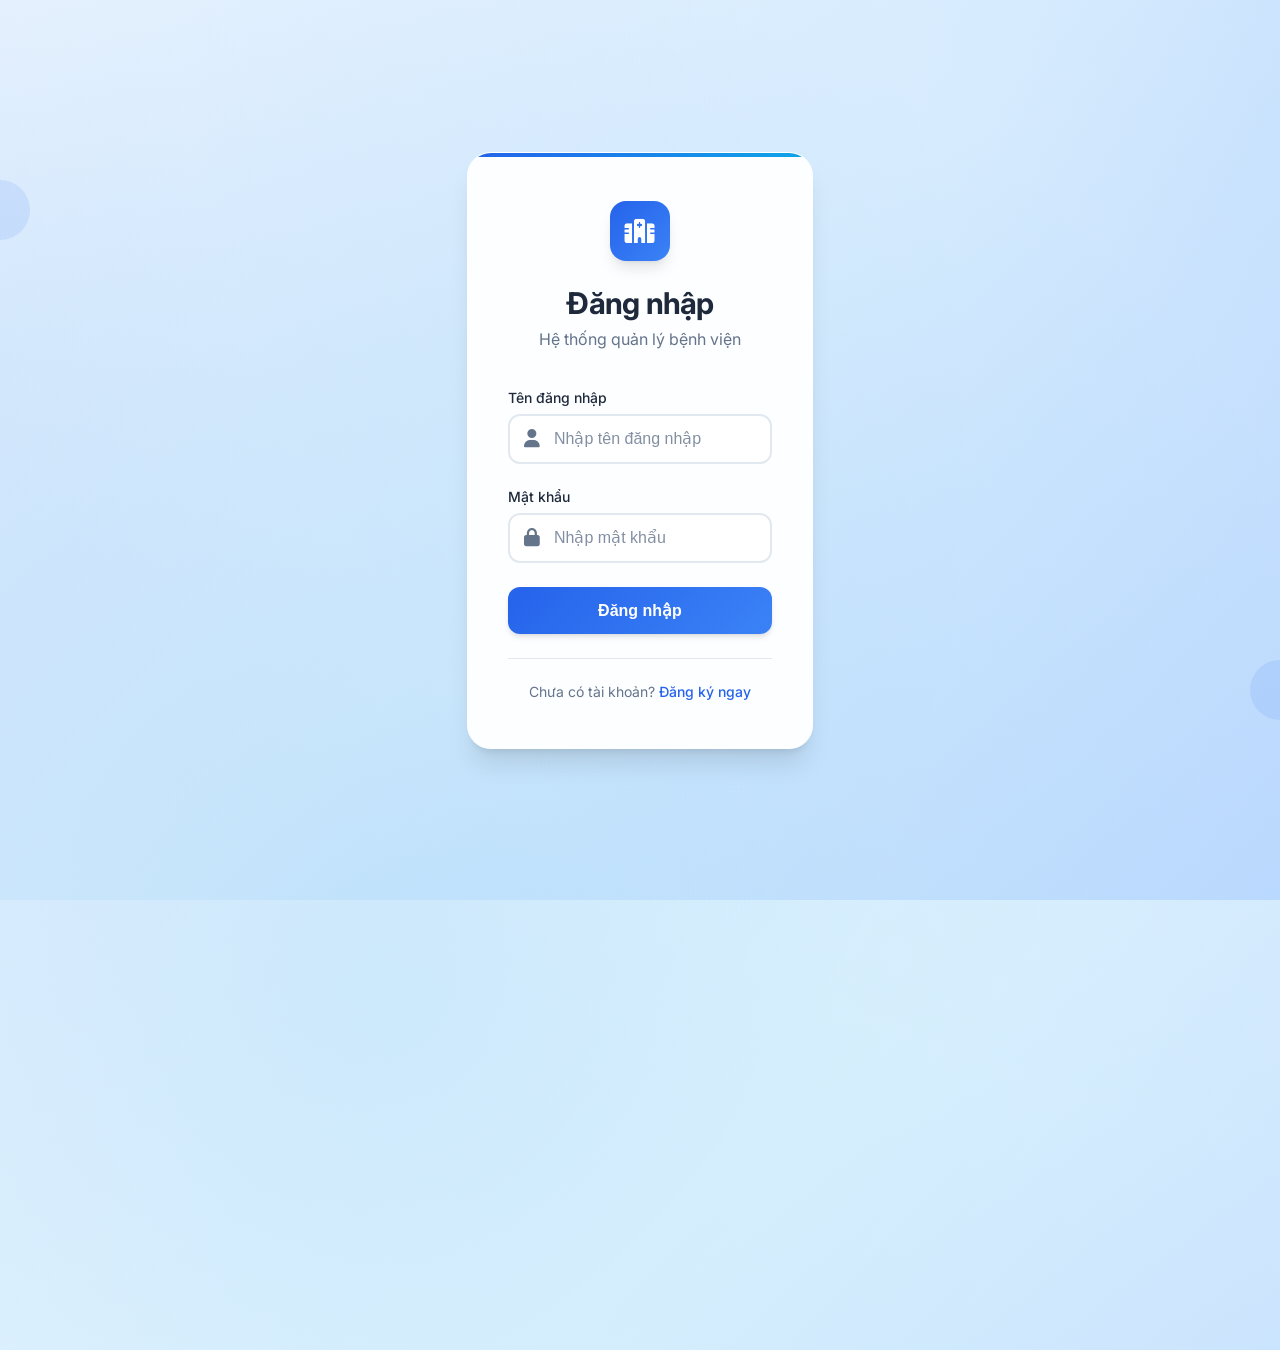
<file: queue-management/frontend/hospital/queue.html>
<!DOCTYPE html>
<html lang="vi">
<head>
    <meta charset="UTF-8">
    <meta name="viewport" content="width=device-width, initial-scale=1.0">
    <title>Đặt lịch - Hệ thống bệnh viện</title>
    <link href="https://fonts.googleapis.com/css2?family=Inter:wght@300;400;500;600;700&display=swap" rel="stylesheet">
    <link rel="stylesheet" href="https://cdnjs.cloudflare.com/ajax/libs/font-awesome/6.4.0/css/all.min.css">
    <style>
        * {
            margin: 0;
            padding: 0;
            box-sizing: border-box;
        }

        :root {
            --primary-blue: #2563eb;
            --primary-blue-light: #3b82f6;
            --primary-blue-dark: #1d4ed8;
            --secondary-blue: #e0f2fe;
            --accent-blue: #0ea5e9;
            --light-blue: #f0f9ff;
            --text-primary: #1e293b;
            --text-secondary: #64748b;
            --white: #ffffff;
            --gray-50: #f8fafc;
            --gray-100: #f1f5f9;
            --gray-200: #e2e8f0;
            --gray-300: #cbd5e1;
            --success: #10b981;
            --error: #ef4444;
            --warning: #f59e0b;
            --shadow-sm: 0 1px 2px 0 rgb(0 0 0 / 0.05);
            --shadow-md: 0 4px 6px -1px rgb(0 0 0 / 0.1), 0 2px 4px -2px rgb(0 0 0 / 0.1);
            --shadow-lg: 0 10px 15px -3px rgb(0 0 0 / 0.1), 0 4px 6px -4px rgb(0 0 0 / 0.1);
            --shadow-xl: 0 20px 25px -5px rgb(0 0 0 / 0.1), 0 8px 10px -6px rgb(0 0 0 / 0.1);
        }

        body {
            font-family: 'Inter', -apple-system, BlinkMacSystemFont, sans-serif;
            background: linear-gradient(135deg, var(--light-blue) 0%, var(--secondary-blue) 50%, #bfdbfe 100%);
            min-height: 100vh;
            position: relative;
            overflow-x: hidden;
        }

        /* Animated background elements */
        body::before {
            content: '';
            position: fixed;
            top: -50%;
            left: -50%;
            width: 200%;
            height: 200%;
            background: radial-gradient(circle at 20% 50%, rgba(37, 99, 235, 0.08) 0%, transparent 50%),
                        radial-gradient(circle at 80% 20%, rgba(59, 130, 246, 0.08) 0%, transparent 50%),
                        radial-gradient(circle at 40% 80%, rgba(14, 165, 233, 0.08) 0%, transparent 50%);
            animation: backgroundFloat 30s ease-in-out infinite;
            z-index: -1;
        }

        @keyframes backgroundFloat {
            0%, 100% { transform: translate(0, 0) rotate(0deg); }
            33% { transform: translate(30px, -30px) rotate(1deg); }
            66% { transform: translate(-20px, 20px) rotate(-1deg); }
        }

        /* Header Styles */
        .header {
            background: rgba(255, 255, 255, 0.95);
            backdrop-filter: blur(20px);
            border-bottom: 1px solid rgba(226, 232, 240, 0.5);
            box-shadow: var(--shadow-sm);
            position: sticky;
            top: 0;
            z-index: 1000;
            animation: slideDown 0.8s ease-out;
        }

        @keyframes slideDown {
            from {
                opacity: 0;
                transform: translateY(-100%);
            }
            to {
                opacity: 1;
                transform: translateY(0);
            }
        }

        .container {
            max-width: 1400px;
            margin: 0 auto;
            padding: 0 1.5rem;
        }

        .header-content {
            display: flex;
            align-items: center;
            justify-content: space-between;
            padding: 1rem 0;
        }

        .logo {
            display: flex;
            align-items: center;
            gap: 0.75rem;
            animation: fadeInLeft 1s ease-out 0.2s both;
        }

        .logo-icon {
    width: 40px;
    height: 40px;
    object-fit: contain;
    transition: all 0.3s ease;
    filter: drop-shadow(0 2px 4px rgba(37, 99, 235, 0.1));
}

.logo-icon:hover {
    transform: scale(1.05);
    filter: drop-shadow(0 4px 8px rgba(37, 99, 235, 0.2));
}

/* Responsive adjustments */
@media (max-width: 768px) {
    .logo-icon {
        width: 35px;
        height: 35px;
    }
}

@media (max-width: 640px) {
    .logo-icon {
        width: 30px;
        height: 30px;
    }
}


        .logo h1 {
            font-size: 1.5rem;
            font-weight: 700;
            color: var(--primary-blue);
            letter-spacing: -0.025em;
        }

        .nav {
            display: flex;
            gap: 0.5rem;
            animation: fadeInUp 1s ease-out 0.4s both;
        }

        .nav-link {
            padding: 0.75rem 1.25rem;
            border-radius: 12px;
            text-decoration: none;
            color: var(--text-secondary);
            font-weight: 500;
            font-size: 0.875rem;
            transition: all 0.3s cubic-bezier(0.4, 0, 0.2, 1);
            position: relative;
            overflow: hidden;
            display: flex;
            align-items: center;
            gap: 0.5rem;
        }

        .nav-link::before {
            content: '';
            position: absolute;
            top: 0;
            left: -100%;
            width: 100%;
            height: 100%;
            background: linear-gradient(90deg, transparent, rgba(37, 99, 235, 0.1), transparent);
            transition: left 0.6s ease;
        }

        .nav-link:hover::before {
            left: 100%;
        }

        .nav-link:hover {
            color: var(--primary-blue);
            background: rgba(37, 99, 235, 0.05);
            transform: translateY(-2px);
        }

        .nav-link.active {
            background: linear-gradient(135deg, var(--primary-blue), var(--primary-blue-light));
            color: var(--white);
            box-shadow: var(--shadow-md);
        }

        .user-menu {
            display: flex;
            align-items: center;
            gap: 1rem;
            animation: fadeInRight 1s ease-out 0.6s both;
        }

        .user-info {
            padding: 0.5rem 1rem;
            background: var(--gray-100);
            border-radius: 8px;
            font-weight: 500;
            color: var(--text-primary);
            display: flex;
            align-items: center;
            gap: 0.5rem;
        }

        .btn-logout {
            padding: 0.75rem 1.25rem;
            background: linear-gradient(135deg, var(--error), #dc2626);
            color: var(--white);
            border: none;
            border-radius: 8px;
            font-weight: 500;
            cursor: pointer;
            transition: all 0.3s ease;
            box-shadow: var(--shadow-sm);
            display: flex;
            align-items: center;
            gap: 0.5rem;
        }

        .btn-logout:hover {
            background: linear-gradient(135deg, #dc2626, #b91c1c);
            transform: translateY(-2px);
            box-shadow: var(--shadow-md);
        }

        /* Main Content */
        .main {
            padding: 2rem 0;
        }

        .section {
            animation: fadeInUp 1s ease-out 0.8s both;
        }

        .section-header {
            text-align: center;
            margin-bottom: 3rem;
        }

        .section-header h2 {
            font-size: 2.25rem;
            font-weight: 700;
            color: var(--text-primary);
            margin-bottom: 0.75rem;
            letter-spacing: -0.025em;
        }

        .section-header p {
            font-size: 1.125rem;
            color: var(--text-secondary);
            max-width: 600px;
            margin: 0 auto;
        }

        /* Queue Container */
        .queue-container {
            max-width: 100%;
        }

        .queue-filters {
            background: rgba(255, 255, 255, 0.95);
            backdrop-filter: blur(20px);
            border: 1px solid rgba(226, 232, 240, 0.5);
            border-radius: 20px;
            padding: 1.5rem 2rem;
            margin-bottom: 2rem;
            box-shadow: var(--shadow-lg);
            display: flex;
            align-items: center;
            justify-content: space-between;
            gap: 1rem;
            animation: slideInUp 0.6s ease-out;
        }

        .filter-controls {
            display: flex;
            align-items: center;
            gap: 1rem;
            flex: 1;
        }

        .filter-label {
            font-weight: 600;
            color: var(--text-primary);
            display: flex;
            align-items: center;
            gap: 0.5rem;
        }

        .filter-select {
            min-width: 200px;
            padding: 0.75rem 1rem;
            border: 2px solid var(--gray-200);
            border-radius: 12px;
            font-size: 0.875rem;
            font-weight: 500;
            color: var(--text-primary);
            background: var(--white);
            transition: all 0.3s ease;
            outline: none;
            cursor: pointer;
        }

        .filter-select:focus {
            border-color: var(--primary-blue);
            box-shadow: 0 0 0 4px rgba(37, 99, 235, 0.1);
        }

        .refresh-button {
            padding: 0.75rem 1.5rem;
            background: linear-gradient(135deg, var(--primary-blue), var(--primary-blue-light));
            color: var(--white);
            border: none;
            border-radius: 12px;
            font-weight: 600;
            cursor: pointer;
            transition: all 0.3s cubic-bezier(0.4, 0, 0.2, 1);
            box-shadow: var(--shadow-md);
            display: flex;
            align-items: center;
            gap: 0.5rem;
            position: relative;
            overflow: hidden;
        }

        .refresh-button::before {
            content: '';
            position: absolute;
            top: 0;
            left: -100%;
            width: 100%;
            height: 100%;
            background: linear-gradient(90deg, transparent, rgba(255, 255, 255, 0.2), transparent);
            transition: left 0.6s ease;
        }

        .refresh-button:hover::before {
            left: 100%;
        }

        .refresh-button:hover {
            background: linear-gradient(135deg, var(--primary-blue-dark), var(--primary-blue));
            transform: translateY(-2px);
            box-shadow: var(--shadow-lg);
        }

        .refresh-button.loading {
            pointer-events: none;
        }

        .refresh-button.loading i {
            animation: spin 1s linear infinite;
        }

        @keyframes spin {
            0% { transform: rotate(0deg); }
            100% { transform: rotate(360deg); }
        }

        /* Queue Grid */
        .queue-grid {
            display: grid;
            grid-template-columns: repeat(auto-fill, minmax(600px, 1fr));
            gap: 2rem;
            animation: fadeIn 1s ease-out;
        }

        @keyframes fadeIn {
            from { opacity: 0; }
            to { opacity: 1; }
        }

        /* Queue Card */
        .queue-card {
            background: rgba(255, 255, 255, 0.95);
            backdrop-filter: blur(20px);
            border: 1px solid rgba(226, 232, 240, 0.5);
            border-radius: 24px;
            padding: 2rem;
            box-shadow: var(--shadow-lg);
            transition: all 0.3s cubic-bezier(0.4, 0, 0.2, 1);
            position: relative;
            overflow: hidden;
            animation: slideInUp 0.6s ease-out;
        }

        .queue-card::before {
            content: '';
            position: absolute;
            top: 0;
            left: 0;
            right: 0;
            height: 4px;
            background: linear-gradient(90deg, var(--primary-blue), var(--accent-blue), var(--primary-blue-light));
            background-size: 200% 100%;
            animation: gradientShift 3s ease infinite;
        }

        @keyframes gradientShift {
            0%, 100% { background-position: 0% 50%; }
            50% { background-position: 100% 50%; }
        }

        .queue-card:hover {
            transform: translateY(-8px) scale(1.02);
            box-shadow: var(--shadow-xl);
        }

        .queue-card h4 {
            font-size: 1.5rem;
            font-weight: 700;
            color: var(--text-primary);
            margin-bottom: 1.5rem;
            display: flex;
            align-items: center;
            gap: 0.75rem;
        }

        .queue-card h4::before {
            content: '🏥';
            font-size: 1.75rem;
        }

        /* Current Serving Section */
        .current-serving {
            background: linear-gradient(135deg, rgba(16, 185, 129, 0.1), rgba(16, 185, 129, 0.05));
            border: 2px solid rgba(16, 185, 129, 0.2);
            border-radius: 16px;
            padding: 1.25rem;
            margin-bottom: 1.5rem;
            position: relative;
            overflow: hidden;
        }

        .current-serving::before {
            content: '';
            position: absolute;
            top: 0;
            left: 0;
            right: 0;
            height: 3px;
            background: linear-gradient(90deg, var(--success), #059669);
        }

        .current-serving-header {
            display: flex;
            align-items: center;
            justify-content: space-between;
            margin-bottom: 1rem;
        }

        .current-serving-title {
            font-size: 1.125rem;
            font-weight: 600;
            color: var(--success);
            display: flex;
            align-items: center;
            gap: 0.5rem;
        }

        .current-serving-patient {
            font-size: 1rem;
            color: var(--text-primary);
            font-weight: 500;
        }

        .current-serving-time {
            font-size: 0.875rem;
            color: var(--text-secondary);
            margin-top: 0.25rem;
        }

        /* Queue Detail Table */
        .queue-detail-table {
            width: 100%;
            border-collapse: separate;
            border-spacing: 0;
            background: var(--white);
            border-radius: 16px;
            overflow: hidden;
            box-shadow: var(--shadow-md);
            margin-bottom: 1rem;
        }

        .queue-detail-table th,
        .queue-detail-table td {
            padding: 1rem 0.75rem;
            text-align: left;
            border-bottom: 1px solid var(--gray-200);
            transition: all 0.3s ease;
        }

        .queue-detail-table th {
            background: linear-gradient(135deg, var(--primary-blue), var(--primary-blue-light));
            color: var(--white);
            font-weight: 600;
            font-size: 0.875rem;
            letter-spacing: 0.025em;
            text-transform: uppercase;
        }

        .queue-detail-table th:first-child {
            border-top-left-radius: 16px;
        }

        .queue-detail-table th:last-child {
            border-top-right-radius: 16px;
        }

        .queue-detail-table tbody tr {
            transition: all 0.3s ease;
            position: relative;
        }

        .queue-detail-table tbody tr:hover {
            background: var(--light-blue);
            transform: scale(1.01);
        }

        .queue-detail-table tbody tr:nth-child(even) {
            background: var(--gray-50);
        }

        .queue-detail-table tbody tr.serving-row {
            background: linear-gradient(135deg, rgba(16, 185, 129, 0.1), rgba(16, 185, 129, 0.05)) !important;
            border-left: 4px solid var(--success);
        }

        .queue-detail-table tbody tr:last-child td:first-child {
            border-bottom-left-radius: 16px;
        }

        .queue-detail-table tbody tr:last-child td:last-child {
            border-bottom-right-radius: 16px;
        }

        /* Status Badges */
        .status-badge {
            padding: 0.5rem 1rem;
            border-radius: 20px;
            font-weight: 600;
            font-size: 0.75rem;
            text-transform: uppercase;
            letter-spacing: 0.025em;
            display: inline-flex;
            align-items: center;
            gap: 0.25rem;
        }

        .status-badge.serving {
            background: rgba(16, 185, 129, 0.1);
            color: var(--success);
            border: 1px solid rgba(16, 185, 129, 0.2);
        }

        .status-badge.waiting {
            background: rgba(245, 158, 11, 0.1);
            color: var(--warning);
            border: 1px solid rgba(245, 158, 11, 0.2);
        }

        .status-badge.next {
            background: rgba(37, 99, 235, 0.1);
            color: var(--primary-blue);
            border: 1px solid rgba(37, 99, 235, 0.2);
        }

        /* Position Badge */
        .position-badge {
            background: linear-gradient(135deg, var(--primary-blue), var(--primary-blue-light));
            color: var(--white);
            padding: 0.25rem 0.75rem;
            border-radius: 20px;
            font-size: 0.75rem;
            font-weight: 600;
            display: inline-block;
        }

        /* Button Styles */
        .btn {
            padding: 0.75rem 1.5rem;
            border: none;
            border-radius: 12px;
            font-weight: 600;
            font-size: 0.875rem;
            cursor: pointer;
            transition: all 0.3s cubic-bezier(0.4, 0, 0.2, 1);
            position: relative;
            overflow: hidden;
            text-decoration: none;
            display: inline-flex;
            align-items: center;
            justify-content: center;
            gap: 0.5rem;
        }

        .btn::before {
            content: '';
            position: absolute;
            top: 0;
            left: -100%;
            width: 100%;
            height: 100%;
            background: linear-gradient(90deg, transparent, rgba(255, 255, 255, 0.2), transparent);
            transition: left 0.6s ease;
        }

        .btn:hover::before {
            left: 100%;
        }

        .btn-primary {
            background: linear-gradient(135deg, var(--primary-blue), var(--primary-blue-light));
            color: var(--white);
            box-shadow: var(--shadow-md);
        }

        .btn-primary:hover {
            background: linear-gradient(135deg, var(--primary-blue-dark), var(--primary-blue));
            transform: translateY(-2px);
            box-shadow: var(--shadow-lg);
        }

        .btn-secondary {
            background: linear-gradient(135deg, var(--success), #059669);
            color: var(--white);
            box-shadow: var(--shadow-md);
        }

        .btn-secondary:hover {
            background: linear-gradient(135deg, #059669, #047857);
            transform: translateY(-2px);
            box-shadow: var(--shadow-lg);
        }

        .btn:disabled {
            opacity: 0.6;
            cursor: not-allowed;
            transform: none !important;
        }

        /* Queue List (Alternative layout) */
        .queue-list {
            list-style: none;
            padding: 0;
            margin: 0;
        }

        .queue-list li {
            display: flex;
            align-items: center;
            justify-content: space-between;
            padding: 1rem;
            margin-bottom: 0.75rem;
            background: var(--white);
            border-radius: 12px;
            box-shadow: var(--shadow-sm);
            transition: all 0.3s ease;
            border-left: 4px solid var(--gray-200);
        }

        .queue-list li:hover {
            transform: translateX(8px);
            box-shadow: var(--shadow-md);
        }

        .queue-list li.next-patient {
            border-left-color: var(--primary-blue);
            background: rgba(37, 99, 235, 0.05);
        }

        .patient-info {
            display: flex;
            flex-direction: column;
        }

        .patient-name {
            font-weight: 600;
            color: var(--text-primary);
            margin-bottom: 0.25rem;
        }

        .patient-time {
            font-size: 0.875rem;
            color: var(--text-secondary);
        }

        /* Empty State */
        .empty-state {
            text-align: center;
            padding: 4rem 2rem;
            color: var(--text-secondary);
        }

        .empty-state i {
            font-size: 4rem;
            margin-bottom: 1.5rem;
            opacity: 0.5;
            color: var(--primary-blue);
        }

        .empty-state h3 {
            font-size: 1.25rem;
            font-weight: 600;
            margin-bottom: 0.5rem;
            color: var(--text-primary);
        }

        .empty-state p {
            font-size: 1rem;
        }

        /* Toast Notification */
        .toast {
            position: fixed;
            bottom: 2rem;
            right: 2rem;
            background: linear-gradient(135deg, var(--primary-blue), var(--primary-blue-light));
            color: var(--white);
            padding: 1rem 1.5rem;
            border-radius: 16px;
            font-weight: 600;
            box-shadow: var(--shadow-xl);
            z-index: 10000;
            transform: translateX(100%);
            transition: all 0.3s cubic-bezier(0.4, 0, 0.2, 1);
            backdrop-filter: blur(20px);
            display: flex;
            align-items: center;
            gap: 0.75rem;
        }

        .toast.show {
            transform: translateX(0);
        }

        .toast.success {
            background: linear-gradient(135deg, var(--success), #059669);
        }

        .toast.error {
            background: linear-gradient(135deg, var(--error), #dc2626);
        }

        .toast.warning {
            background: linear-gradient(135deg, var(--warning), #d97706);
        }

        /* Loading Animation */
        .loading-spinner {
            display: inline-block;
            width: 20px;
            height: 20px;
            border: 3px solid rgba(255, 255, 255, 0.3);
            border-radius: 50%;
            border-top-color: var(--white);
            animation: spin 1s ease-in-out infinite;
        }

        /* Responsive Design */
        @media (max-width: 1024px) {
            .container {
                padding: 0 1rem;
            }
            
            .queue-grid {
                grid-template-columns: 1fr;
            }
            
            .header-content {
                flex-direction: column;
                gap: 1rem;
                text-align: center;
            }
            
            .nav {
                flex-wrap: wrap;
                justify-content: center;
            }
        }

        @media (max-width: 768px) {
            .main {
                padding: 1rem 0;
            }
            
            .section-header h2 {
                font-size: 1.875rem;
            }
            
            .queue-filters {
                flex-direction: column;
                gap: 1rem;
                align-items: stretch;
            }
            
            .filter-controls {
                flex-direction: column;
                align-items: stretch;
                gap: 1rem;
            }
            
            .filter-select {
                min-width: auto;
            }
            
            .queue-card {
                padding: 1.5rem;
            }
            
            .queue-detail-table {
                font-size: 0.875rem;
            }
            
            .queue-detail-table th,
            .queue-detail-table td {
                padding: 0.75rem 0.5rem;
            }
        }

        @media (max-width: 640px) {
            .nav-link {
                padding: 0.5rem 1rem;
                font-size: 0.8rem;
            }
            
            .user-menu {
                flex-direction: column;
                gap: 0.5rem;
            }
            
            .queue-detail-table {
                font-size: 0.8rem;
            }
            
            .queue-detail-table th,
            .queue-detail-table td {
                padding: 0.5rem 0.25rem;
            }
            
            .btn {
                padding: 0.5rem 1rem;
                font-size: 0.8rem;
            }
        }

        /* Animation keyframes */
        @keyframes slideInUp {
            from {
                opacity: 0;
                transform: translateY(30px);
            }
            to {
                opacity: 1;
                transform: translateY(0);
            }
        }

        @keyframes fadeInLeft {
            from {
                opacity: 0;
                transform: translateX(-30px);
            }
            to {
                opacity: 1;
                transform: translateX(0);
            }
        }

        @keyframes fadeInRight {
            from {
                opacity: 0;
                transform: translateX(30px);
            }
            to {
                opacity: 1;
                transform: translateX(0);
            }
        }

        @keyframes fadeInUp {
            from {
                opacity: 0;
                transform: translateY(30px);
            }
            to {
                opacity: 1;
                transform: translateY(0);
            }
        }

        /* Staggered animations */
        .queue-card:nth-child(1) { animation-delay: 0.1s; }
        .queue-card:nth-child(2) { animation-delay: 0.2s; }
        .queue-card:nth-child(3) { animation-delay: 0.3s; }
        .queue-card:nth-child(4) { animation-delay: 0.4s; }

        /* Custom scrollbar */
        ::-webkit-scrollbar {
            width: 8px;
        }

        ::-webkit-scrollbar-track {
            background: var(--gray-100);
        }

        ::-webkit-scrollbar-thumb {
            background: linear-gradient(180deg, var(--primary-blue), var(--primary-blue-light));
            border-radius: 4px;
        }

        ::-webkit-scrollbar-thumb:hover {
            background: linear-gradient(180deg, var(--primary-blue-dark), var(--primary-blue));
        }

        /* Pulse animation for urgent items */
        @keyframes urgentPulse {
            0%, 100% { box-shadow: 0 0 0 0 rgba(245, 158, 11, 0.4); }
            50% { box-shadow: 0 0 0 10px rgba(245, 158, 11, 0); }
        }

        .urgent-item {
            animation: urgentPulse 2s infinite;
        }
    </style>
</head>
<body>
    <header class="header">
        <div class="container">
            <div class="header-content">
              <div class="logo">
                <img src="https://cdn.prod.website-files.com/63a9fb94e473f36dbe99c1b1/67d04afaede8127aa5b9853c_AD_4nXfYK_3nS8dX0rE9NKz81i9My2x-fchDiHNhbKv-i7YSBhZ3qCrOe7rCGpiCiS3rh7MbB11b3xAhQ-r3szudZNkuo5Ay6K6Wx_OQ4M41S_NNc2GNQfcrTkt9qYXnXPnMjyoqgaVk.png" alt="Hospital Logo" class="logo-icon">
                <h1>Bệnh Viện Đa Khoa</h1>
            </div>
            
                <nav class="nav">
                    <a href="index.html" class="nav-link">
                        <i class="fas fa-chart-line"></i>
                        Hàng đợi
                    </a>
                    <a href="queue.html" class="nav-link active">
                        <i class="fas fa-calendar-plus"></i>
                        Đặt lịch
                    </a>
                    <a href="appointments.html" class="nav-link">
                        <i class="fas fa-calendar-alt"></i>
                        Lịch hẹn
                    </a>
                    <a href="departments.html" class="nav-link">
                        <i class="fas fa-building"></i>
                        Khoa phòng
                    </a>
                    <a href="users.html" class="nav-link" id="user-nav-link">
                        <i class="fas fa-user-cog"></i>
                        Người dùng
                    </a>
                </nav>
                <div class="user-menu">
                    <div class="user-info">
                        <i class="fas fa-user-circle"></i>
                        <span id="current-user"></span>
                    </div>
                    <button class="btn-logout" onclick="logout()">
                        <i class="fas fa-sign-out-alt"></i>
                        Đăng xuất
                    </button>
                </div>
            </div>
        </div>
    </header>

    <main class="main">
        <div class="container">
            <section class="section active">
                <div class="section-header">
                    <h2>Hàng đợi khám bệnh</h2>
                    <p>Quản lý xác nhận lịch hẹn và phục vụ bệnh nhân theo hàng đợi</p>
                </div>
                <div id="waiting-appointments-container"></div>
                <div id="queue-grid"></div>
            </section>
        </div>
    </main>

    <!-- Footer chuyên nghiệp -->
    <footer id="main-footer" style="display:none;background:linear-gradient(90deg,#1e293b 60%,#2563eb 100%);color:#fff;padding:32px 0 16px 0;margin-top:48px;">
      <div style="max-width:1200px;margin:0 auto;display:flex;flex-wrap:wrap;align-items:flex-start;justify-content:space-between;gap:32px 16px;">
        <div style="flex:1 1 250px;min-width:220px;">
          <div style="font-size:1.5rem;font-weight:700;letter-spacing:1px;margin-bottom:12px;display:flex;align-items:center;gap:10px;">
            <i class="fas fa-hospital-alt" style="font-size:1.7rem;color:#3b82f6;"></i> Bệnh Viện Đa Khoa
          </div>
          <div style="font-size:1.05rem;opacity:0.85;">Nâng tầm chăm sóc sức khỏe - Công nghệ hiện đại, phục vụ tận tâm.</div>
        </div>
        <div style="flex:1 1 180px;min-width:180px;">
          <div style="font-weight:600;margin-bottom:8px;">Liên hệ</div>
          <div style="margin-bottom:6px;"><i class="fas fa-map-marker-alt" style="width:20px;"></i> 123 Đường Sức Khỏe, Quận 1, TP.HCM</div>
          <div style="margin-bottom:6px;"><i class="fas fa-phone-alt" style="width:20px;"></i> Hotline: <a href="tel:18001234" style="color:#fff;text-decoration:underline;">1800 1234</a></div>
          <div style="margin-bottom:6px;"><i class="fas fa-envelope" style="width:20px;"></i> Email: <a href="mailto:info@benhvien.com" style="color:#fff;text-decoration:underline;">info@benhvien.com</a></div>
        </div>
        <div style="flex:1 1 180px;min-width:180px;">
          <div style="font-weight:600;margin-bottom:8px;">Kết nối</div>
          <div style="display:flex;gap:12px;align-items:center;">
            <a href="#" title="Facebook" style="color:#3b82f6;font-size:1.3rem;"><i class="fab fa-facebook-square"></i></a>
            <a href="#" title="Zalo" style="color:#2563eb;font-size:1.3rem;"><i class="fas fa-comment-dots"></i></a>
            <a href="#" title="Youtube" style="color:#ef4444;font-size:1.3rem;"><i class="fab fa-youtube"></i></a>
          </div>
        </div>
      </div>
      <div style="text-align:center;margin-top:32px;font-size:0.98rem;opacity:0.8;">
        <i class="far fa-copyright"></i> 2024 Bệnh Viện Đa Khoa. All rights reserved.
      </div>
    </footer>
    <script>
      // Hiển thị footer khi đã đăng nhập
      if (localStorage.getItem('token')) {
        document.getElementById('main-footer').style.display = 'block';
      }
    </script>
    <script src="app.js"></script>
    <script>
        // Authentication and role management
        const token = localStorage.getItem('token');
        let role = localStorage.getItem('role');
        
        if (!token) window.location.href = 'login.html';
        
        document.getElementById('current-user').innerText = role ? role.charAt(0).toUpperCase() + role.slice(1) : '';
        
        if (role !== 'admin' && role !== 'doctor') {
            const userNav = document.getElementById('user-nav-link');
            if (userNav) {
                userNav.innerHTML = '<i class="fas fa-user"></i> Thông tin cá nhân';
            }
        }

        // Enhanced toast notification system
        function showToast(msg, type = 'info', duration = 3000) {
            // Remove existing toast
            const existingToast = document.getElementById('toast');
            if (existingToast) {
                existingToast.remove();
            }

            const toast = document.createElement('div');
            toast.id = 'toast';
            toast.className = `toast ${type}`;
            
            const icons = {
                success: 'fas fa-check-circle',
                error: 'fas fa-times-circle',
                warning: 'fas fa-exclamation-triangle',
                info: 'fas fa-info-circle'
            };
            
            toast.innerHTML = `
                <i class="${icons[type] || icons.info}"></i>
                <span>${msg}</span>
            `;
            
            document.body.appendChild(toast);
            
            // Trigger animation
            setTimeout(() => toast.classList.add('show'), 100);
            
            // Auto remove
            setTimeout(() => {
                toast.classList.remove('show');
                setTimeout(() => toast.remove(), 300);
            }, duration);
        }

        // Enhanced queue rendering with animations
        function renderQueue(data) {
            const grid = document.getElementById('queue-grid');
            
            if (!Array.isArray(data) || data.length === 0) {
                grid.innerHTML = `<div class="empty-state"><i class="fas fa-clipboard-list"></i><h3>Không có hàng đợi</h3><p>Không có dữ liệu hàng đợi.</p></div>`;
                return;
            }

            grid.innerHTML = '';
            
            data.forEach((q, index) => {
                const queueCard = document.createElement('div');
                queueCard.className = 'queue-card';
                queueCard.style.animationDelay = `${index * 0.1}s`;
                
                let currentServingHtml = '';
                if (q.current_serving) {
                    currentServingHtml = `
                        <div class="current-serving">
                            <div class="current-serving-header">
                                <div class="current-serving-title">
                                    <i class="fas fa-stethoscope"></i>
                                    Đang phục vụ
                                </div>
                                <button class="btn btn-secondary" onclick="completeQueue(${q.department_id})" title="Hoàn thành lượt khám">
                                    <i class="fas fa-check"></i>
                                    Hoàn thành
                                </button>
                            </div>
                            <div class="current-serving-patient">
                                <strong>${q.current_serving.patient_name}</strong> 
                                <span class="position-badge">#${q.current_serving.position || ''}</span>
                            </div>
                        </div>
                    `;
                }

                let tableHtml = '';
                if (q.waiting_queue && q.waiting_queue.length > 0) {
                    tableHtml = `
                        <table class="queue-detail-table">
                            <thead>
                                <tr>
                                    <th><i class="fas fa-sort-numeric-up"></i> Vị trí</th>
                                    <th><i class="fas fa-user"></i> Tên bệnh nhân</th>
                                    <th><i class="fas fa-info-circle"></i> Trạng thái</th>
                                    <th><i class="fas fa-cogs"></i> Thao tác</th>
                                </tr>
                            </thead>
                            <tbody>
                    `;
                    
                    q.waiting_queue.forEach((w, idx) => {
                        const isNext = idx === 0 && !q.current_serving;
                        const rowClass = isNext ? 'next-patient urgent-item' : '';
                        
                        tableHtml += `
                            <tr class="${rowClass}">
                                <td><span class="position-badge">#${w.position}</span></td>
                                <td><strong>${w.patient_name}</strong></td>
                                <td>
                                    <span class="status-badge ${isNext ? 'next' : 'waiting'}">
                                        <i class="fas fa-${isNext ? 'play' : 'clock'}"></i>
                                        ${isNext ? 'Tiếp theo' : 'Chờ xác nhận'}
                                    </span>
                                </td>
                                <td>
                                    ${isNext ? 
                                        `<button class="btn btn-primary" onclick="startQueue(${q.department_id})" title="Bắt đầu phục vụ">
                                            <i class="fas fa-play"></i>
                                            Xác nhận
                                        </button>` : 
                                        '<span class="text-muted">-</span>'
                                    }
                                </td>
                            </tr>
                        `;
                    });
                    
                    tableHtml += '</tbody></table>';
                } else {
                    tableHtml = `<div class="empty-state"><i class="fas fa-check-circle"></i><h3>Không có bệnh nhân chờ</h3><p>Tất cả bệnh nhân đã được phục vụ</p></div>`;
                }

                queueCard.innerHTML = `
                    <h4>${q.department_name}</h4>
                    ${currentServingHtml}
                    ${tableHtml}
                    <div style="margin-top: 1rem; padding-top: 1rem; border-top: 1px solid var(--gray-200); display: flex; align-items: center; justify-content: space-between; font-size: 0.875rem; color: var(--text-secondary);">
                        <span>
                            <i class="fas fa-users"></i>
                            Tổng cộng: <strong>${q.waiting_queue.length + (q.current_serving ? 1 : 0)}</strong> bệnh nhân
                        </span>
                        <span>
                            <i class="fas fa-clock"></i>
                            Cập nhật: ${new Date().toLocaleTimeString()}
                        </span>
                    </div>
                `;
                
                grid.appendChild(queueCard);
            });
        }

        // Enhanced department filter change handler
        // Xóa hoàn toàn mọi đoạn code liên quan đến document.getElementById('department-filter').onchange hoặc các filter không tồn tại
        // Giữ lại duy nhất logic fetchAppointments, renderAppointments, confirmAppointment như đã sửa ở các bước trước

        // Enhanced refresh queue function
        async function refreshQueue() {
            try {
                const response = await fetch('http://localhost:8000/queue/status', {
                    headers: { 'Authorization': 'Bearer ' + token }
                });
                if (!response.ok) {
                    throw new Error(`HTTP error! status: ${response.status}`);
                }
                const data = await response.json();
                renderQueue(data);
            } catch (error) {
                console.error('Error refreshing queue:', error);
                showToast('Không thể tải dữ liệu hàng đợi', 'error');
            }
        }

        // Queue management functions with enhanced feedback
        async function startQueue(department_id) {
            try {
                const response = await fetch(`http://localhost:8000/queue/start/${department_id}`, {
                    method: 'POST',
                    headers: { 'Authorization': 'Bearer ' + token }
                });
                
                if (!response.ok) {
                    throw new Error(`HTTP error! status: ${response.status}`);
                }
                
                showToast('Đã bắt đầu phục vụ bệnh nhân', 'success');
                refreshQueue();
                
            } catch (error) {
                console.error('Error starting queue:', error);
                showToast('Lỗi khi xác nhận phục vụ!', 'error');
            }
        }

        async function completeQueue(department_id) {
            try {
                const response = await fetch(`http://localhost:8000/queue/complete/${department_id}`, {
                    method: 'POST',
                    headers: { 'Authorization': 'Bearer ' + token }
                });
                
                if (!response.ok) {
                    throw new Error(`HTTP error! status: ${response.status}`);
                }
                
                showToast('Đã hoàn thành lượt khám', 'success');
                refreshQueue();
                
            } catch (error) {
                console.error('Error completing queue:', error);
                showToast('Lỗi khi hoàn thành lượt khám!', 'error');
            }
        }

        // WebSocket connection with enhanced error handling
        let ws;
        let wsReconnectAttempts = 0;
        const maxReconnectAttempts = 5;

        function connectWebSocket() {
            try {
                ws = new WebSocket('ws://localhost:8000/ws/queue');
                
                ws.onopen = function() {
                    console.log('WebSocket connected');
                    wsReconnectAttempts = 0;
                    showToast('Kết nối real-time thành công', 'success', 2000);
                };
                
                ws.onmessage = function(event) {
                    refreshQueue();
                    showToast('Có cập nhật mới trong hàng đợi!', 'info', 2000);
                };
                
                ws.onerror = function(error) {
                    console.error('WebSocket error:', error);
                    showToast('Lỗi kết nối real-time', 'warning');
                };
                
                ws.onclose = function(event) {
                    console.log('WebSocket disconnected');
                    
                    // Auto-reconnect with exponential backoff
                    if (wsReconnectAttempts < maxReconnectAttempts) {
                        wsReconnectAttempts++;
                        const delay = Math.pow(2, wsReconnectAttempts) * 1000;
                        
                        setTimeout(() => {
                            showToast(`Đang thử kết nối lại... (${wsReconnectAttempts}/${maxReconnectAttempts})`, 'info', 1500);
                            connectWebSocket();
                        }, delay);
                    } else {
                        showToast('Mất kết nối real-time. Vui lòng làm mới trang', 'error', 5000);
                    }
                };
                
            } catch (error) {
                console.error('Error connecting WebSocket:', error);
                showToast('Không thể kết nối real-time', 'warning');
            }
        }

        // Initialize page
        document.addEventListener('DOMContentLoaded', function() {
            fetchWaitingAppointments();
            refreshQueue();
            connectWebSocket();
            
            // Set up periodic refresh as backup
            setInterval(refreshQueue, 30000); // Refresh every 30 seconds
        });

        // Logout function
        function logout() {
            if (ws) {
                ws.close();
            }
            localStorage.clear();
            showToast('Đã đăng xuất thành công', 'info');
            setTimeout(() => {
                window.location.href = 'login.html';
            }, 1000);
        }

        // Keyboard shortcuts
        document.addEventListener('keydown', function(e) {
            // F5 or Ctrl+R to refresh
            if (e.key === 'F5' || (e.ctrlKey && e.key === 'r')) {
                e.preventDefault();
                refreshQueue();
            }
        });

        // Page visibility handling
        document.addEventListener('visibilitychange', function() {
            if (!document.hidden) {
                // Page became visible, refresh data
                refreshQueue();
            }
        });

        document.getElementById('take-queue-btn').onclick = async function() {
            const deptSelect = document.getElementById('department-filter');
            const departmentId = deptSelect.value;
            if (!departmentId) {
                showToast('Vui lòng chọn khoa để lấy số!', 'warning');
                return;
            }
            // Lấy QueueId từ backend (giả sử QueueId = departmentId, hoặc cần map lại nếu khác)
            // Lấy UserId từ token hoặc backend (giả sử đã lưu UserId trong localStorage)
            const userId = localStorage.getItem('userId');
            if (!userId) {
                showToast('Không xác định được người dùng!', 'error');
                return;
            }
            try {
                const res = await fetch('http://localhost:8000/queue_entries', {
                    method: 'POST',
                    headers: {
                        'Content-Type': 'application/json',
                        'Authorization': 'Bearer ' + localStorage.getItem('token')
                    },
                    body: JSON.stringify({ QueueId: parseInt(departmentId), UserId: parseInt(userId) })
                });
                if (!res.ok) throw new Error('Lỗi khi lấy số hàng đợi');
                showToast('Lấy số thành công!', 'success');
                refreshQueue();
            } catch (err) {
                showToast('Lỗi khi lấy số hàng đợi!', 'error');
            }
        };

        let userMap = {}, departmentMap = {};
        async function fetchUsersAndDepartments() {
            const [usersRes, deptsRes] = await Promise.all([
                fetch('http://localhost:8000/users', { headers: { 'Authorization': 'Bearer ' + localStorage.getItem('token') } }),
                fetch('http://localhost:8000/departments', { headers: { 'Authorization': 'Bearer ' + localStorage.getItem('token') } })
            ]);
            const users = await usersRes.json();
            const depts = await deptsRes.json();
            users.forEach(u => userMap[u.UserId] = u.FullName);
            depts.forEach(d => departmentMap[d.DepartmentId] = d.Name);
        }
        async function fetchAppointments() {
            try {
                await fetchUsersAndDepartments();
                const token = localStorage.getItem('token');
                if (!token) {
                    showToast('Bạn chưa đăng nhập hoặc token đã hết hạn!', 'error');
                    console.error('Không có token trong localStorage');
                    return;
                }
                console.log('Token sử dụng:', token);
                const res = await fetch('http://localhost:8000/appointments?status=waiting', {
                    headers: { 'Authorization': 'Bearer ' + token }
                });
                console.log('Response object:', res);
                if (!res.ok) {
                    showToast('Không thể lấy danh sách lịch hẹn! (Có thể lỗi xác thực)', 'error');
                    const text = await res.text();
                    console.error('API /appointments?status=waiting trả về lỗi:', res.status, text);
                    return;
                }
                let data = await res.json();
                console.log('Dữ liệu lịch hẹn chờ xác nhận:', data);
                // Sắp xếp theo thời gian đăng ký
                data = data.sort((a, b) => new Date(a.ScheduledTime) - new Date(b.ScheduledTime));
                renderAppointments(data);
            } catch (err) {
                showToast('Lỗi khi tải lịch hẹn!', 'error');
                console.error('Lỗi fetchAppointments:', err);
            }
        }

        function renderAppointments(data) {
            const body = document.getElementById('appointments-body');
            body.innerHTML = '';
            if (!data || data.length === 0) {
                body.innerHTML = '<tr><td colspan="5">Không có lịch hẹn chờ xác nhận</td></tr>';
                return;
            }
            data.forEach((appt, idx) => {
                const tr = document.createElement('tr');
                tr.innerHTML = `
                    <td>${idx + 1}</td>
                    <td>${userMap[appt.PatientId] || appt.PatientId}</td>
                    <td>${departmentMap[appt.DepartmentId] || appt.DepartmentId}</td>
                    <td>${appt.ScheduledTime ? new Date(appt.ScheduledTime).toLocaleString() : '-'}</td>
                    <td><button class="btn btn-primary" onclick="confirmAppointment(${appt.AppointmentId})">Xác nhận</button></td>
                `;
                body.appendChild(tr);
            });
        }

        async function confirmAppointment(appointmentId) {
            try {
                const res = await fetch('http://localhost:8000/appointments/' + appointmentId + '/confirm', {
                    method: 'POST',
                    headers: { 'Authorization': 'Bearer ' + token }
                });
                if (!res.ok) throw new Error('Lỗi khi xác nhận lịch hẹn');
                showToast('Đã xác nhận và chuyển vào hàng đợi!', 'success');
                fetchWaitingAppointments();
                refreshQueue();
                // Gọi cập nhật dashboard nếu có
                if (window.parent && window.parent !== window && window.parent.fetchQueueStatus) {
                    window.parent.fetchQueueStatus();
                } else if (window.opener && window.opener.fetchQueueStatus) {
                    window.opener.fetchQueueStatus();
                }
            } catch (err) {
                showToast('Lỗi khi xác nhận lịch hẹn!', 'error');
            }
        }

        // Sửa lại hàm fetchWaitingAppointments để hiển thị tên bệnh nhân và tên khoa
        async function fetchWaitingAppointments() {
            const container = document.getElementById('waiting-appointments-container');
            container.innerHTML = '<div class="empty-state"><i class="fas fa-spinner fa-spin"></i> Đang tải lịch hẹn chờ xác nhận...</div>';
            try {
                // Lấy userMap và departmentMap
                if (!window.userMap || !window.departmentMap) {
                    const [usersRes, deptsRes] = await Promise.all([
                        fetch('http://localhost:8000/users', { headers: { 'Authorization': 'Bearer ' + token } }),
                        fetch('http://localhost:8000/departments', { headers: { 'Authorization': 'Bearer ' + token } })
                    ]);
                    const users = await usersRes.json();
                    const depts = await deptsRes.json();
                    window.userMap = {};
                    window.departmentMap = {};
                    users.forEach(u => window.userMap[u.UserId] = u.FullName);
                    depts.forEach(d => window.departmentMap[d.DepartmentId] = d.Name);
                }
                const res = await fetch('http://localhost:8000/appointments?status=waiting', {
                    headers: { 'Authorization': 'Bearer ' + token }
                });
                if (!res.ok) throw new Error('Lỗi khi lấy lịch hẹn');
                const data = await res.json();
                if (!data || data.length === 0) {
                    container.innerHTML = '<div class="empty-state"><i class="fas fa-calendar-times"></i> Không có lịch hẹn chờ xác nhận</div>';
                    return;
                }
                let html = `<table class='queue-detail-table'><thead><tr><th>STT</th><th>Bệnh nhân</th><th>Khoa</th><th>Thời gian</th><th>Thao tác</th></tr></thead><tbody>`;
                data.forEach((appt, idx) => {
                    html += `<tr><td>${idx+1}</td><td>${window.userMap[appt.PatientId] || appt.PatientId}</td><td>${window.departmentMap[appt.DepartmentId] || appt.DepartmentId}</td><td>${appt.ScheduledTime ? new Date(appt.ScheduledTime).toLocaleString() : '-'}</td><td><button class='btn btn-primary' onclick='confirmAppointment(${appt.AppointmentId})'>Xác nhận</button></td></tr>`;
                });
                html += '</tbody></table>';
                container.innerHTML = html;
            } catch (err) {
                container.innerHTML = '<div class="empty-state"><i class="fas fa-exclamation-triangle"></i> Lỗi khi tải lịch hẹn</div>';
            }
        }
    </script>
</body>
</html>
</file>
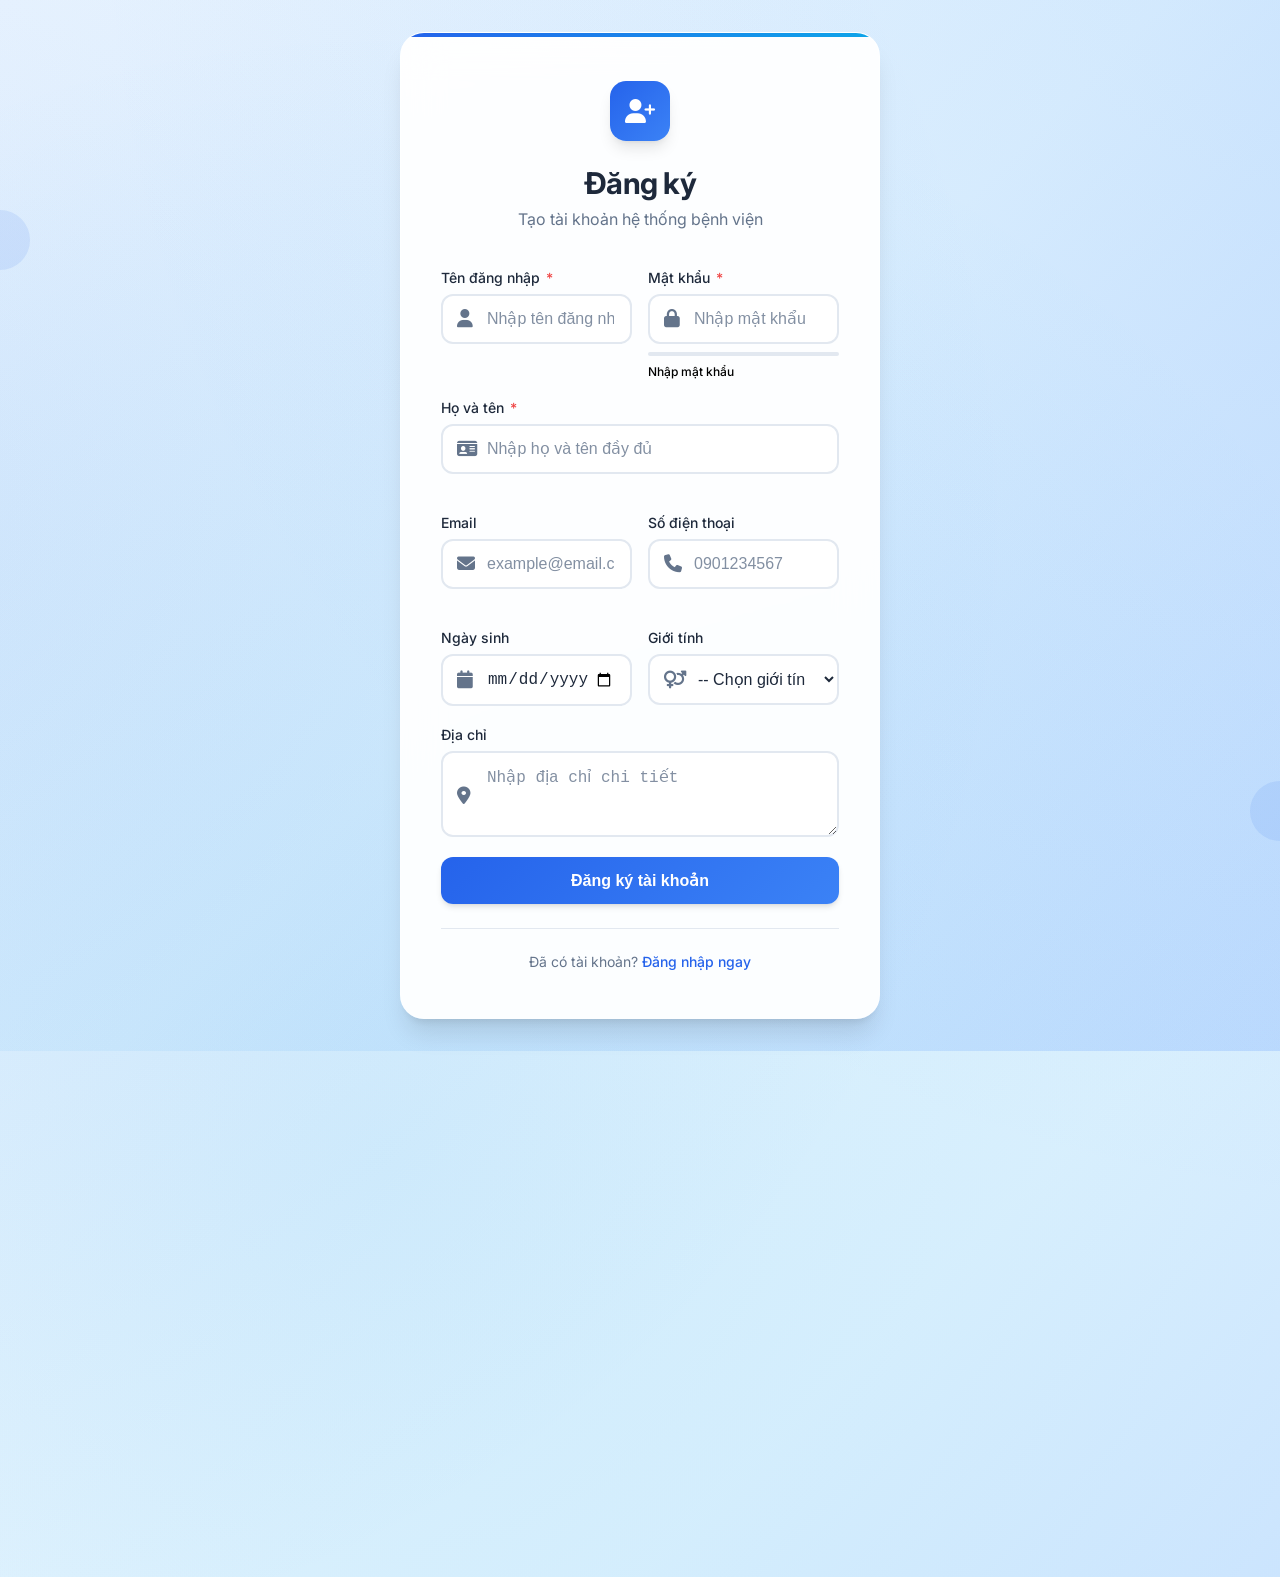
<file: queue-management/frontend/hospital/register.html>
<!DOCTYPE html>
<html lang="vi">
<head>
    <meta charset="UTF-8">
    <meta name="viewport" content="width=device-width, initial-scale=1.0">
    <title>Đăng ký tài khoản bệnh viện</title>
    <link href="https://fonts.googleapis.com/css2?family=Inter:wght@300;400;500;600;700&display=swap" rel="stylesheet">
    <link rel="stylesheet" href="https://cdnjs.cloudflare.com/ajax/libs/font-awesome/6.4.0/css/all.min.css">
    <style>
        * {
            margin: 0;
            padding: 0;
            box-sizing: border-box;
        }

        :root {
            --primary-blue: #2563eb;
            --primary-blue-light: #3b82f6;
            --primary-blue-dark: #1d4ed8;
            --secondary-blue: #e0f2fe;
            --accent-blue: #0ea5e9;
            --light-blue: #f0f9ff;
            --text-primary: #1e293b;
            --text-secondary: #64748b;
            --white: #ffffff;
            --gray-50: #f8fafc;
            --gray-100: #f1f5f9;
            --gray-200: #e2e8f0;
            --gray-300: #cbd5e1;
            --success: #10b981;
            --error: #ef4444;
            --warning: #f59e0b;
            --shadow-sm: 0 1px 2px 0 rgb(0 0 0 / 0.05);
            --shadow-md: 0 4px 6px -1px rgb(0 0 0 / 0.1), 0 2px 4px -2px rgb(0 0 0 / 0.1);
            --shadow-lg: 0 10px 15px -3px rgb(0 0 0 / 0.1), 0 4px 6px -4px rgb(0 0 0 / 0.1);
            --shadow-xl: 0 20px 25px -5px rgb(0 0 0 / 0.1), 0 8px 10px -6px rgb(0 0 0 / 0.1);
        }

        body {
            font-family: 'Inter', -apple-system, BlinkMacSystemFont, sans-serif;
            background: linear-gradient(135deg, var(--light-blue) 0%, var(--secondary-blue) 50%, #bfdbfe 100%);
            min-height: 100vh;
            display: flex;
            align-items: center;
            justify-content: center;
            position: relative;
            overflow-x: hidden;
            padding: 2rem 1rem;
        }

        /* Animated background elements */
        body::before {
            content: '';
            position: absolute;
            top: -50%;
            left: -50%;
            width: 200%;
            height: 200%;
            background: radial-gradient(circle at 20% 50%, rgba(37, 99, 235, 0.1) 0%, transparent 50%),
                        radial-gradient(circle at 80% 20%, rgba(59, 130, 246, 0.1) 0%, transparent 50%),
                        radial-gradient(circle at 40% 80%, rgba(14, 165, 233, 0.1) 0%, transparent 50%);
            animation: backgroundFloat 25s ease-in-out infinite;
            z-index: -1;
        }

        @keyframes backgroundFloat {
            0%, 100% { transform: translate(0, 0) rotate(0deg); }
            33% { transform: translate(30px, -30px) rotate(1deg); }
            66% { transform: translate(-20px, 20px) rotate(-1deg); }
        }

        .register-wrapper {
            position: relative;
            perspective: 1000px;
        }

        .register-container {
            width: 100%;
            max-width: 480px;
            background: rgba(255, 255, 255, 0.95);
            backdrop-filter: blur(20px);
            border: 1px solid rgba(255, 255, 255, 0.3);
            border-radius: 24px;
            padding: 3rem 2.5rem;
            box-shadow: var(--shadow-xl);
            animation: slideInUp 0.8s cubic-bezier(0.16, 1, 0.3, 1);
            position: relative;
            overflow: hidden;
        }

        .register-container::before {
            content: '';
            position: absolute;
            top: 0;
            left: 0;
            right: 0;
            height: 4px;
            background: linear-gradient(90deg, var(--primary-blue), var(--accent-blue), var(--primary-blue-light));
            background-size: 200% 100%;
            animation: gradientShift 3s ease infinite;
        }

        @keyframes slideInUp {
            from {
                opacity: 0;
                transform: translateY(60px) rotateX(10deg);
            }
            to {
                opacity: 1;
                transform: translateY(0) rotateX(0deg);
            }
        }

        @keyframes gradientShift {
            0%, 100% { background-position: 0% 50%; }
            50% { background-position: 100% 50%; }
        }

        .register-header {
            text-align: center;
            margin-bottom: 2.5rem;
        }

        .register-icon {
            width: 60px;
            height: 60px;
            background: linear-gradient(135deg, var(--primary-blue), var(--primary-blue-light));
            border-radius: 16px;
            display: flex;
            align-items: center;
            justify-content: center;
            margin: 0 auto 1.5rem;
            box-shadow: var(--shadow-lg);
            animation: iconPulse 3s ease-in-out infinite;
        }

        @keyframes iconPulse {
            0%, 100% { transform: scale(1); }
            50% { transform: scale(1.05); }
        }

        .register-icon i {
            font-size: 1.5rem;
            color: var(--white);
        }

        .register-title {
            font-size: 1.875rem;
            font-weight: 700;
            color: var(--text-primary);
            margin-bottom: 0.5rem;
            letter-spacing: -0.025em;
        }

        .register-subtitle {
            font-size: 1rem;
            color: var(--text-secondary);
            font-weight: 400;
        }

        .form-grid {
            display: grid;
            grid-template-columns: 1fr;
            gap: 1.25rem;
        }

        .form-row {
            display: grid;
            grid-template-columns: 1fr 1fr;
            gap: 1rem;
        }

        .form-group {
            position: relative;
        }

        .form-group.full-width {
            grid-column: 1 / -1;
        }

        .form-label {
            display: block;
            font-size: 0.875rem;
            font-weight: 500;
            color: var(--text-primary);
            margin-bottom: 0.5rem;
            transition: color 0.2s ease;
        }

        .required-indicator {
            color: var(--error);
            margin-left: 2px;
        }

        .input-wrapper {
            position: relative;
        }

        .form-input, .form-select, .form-textarea {
            width: 100%;
            padding: 0.875rem 1rem 0.875rem 2.75rem;
            border: 2px solid var(--gray-200);
            border-radius: 12px;
            font-size: 1rem;
            font-weight: 400;
            color: var(--text-primary);
            background: var(--white);
            transition: all 0.3s cubic-bezier(0.4, 0, 0.2, 1);
            outline: none;
        }

        .form-textarea {
            resize: vertical;
            min-height: 80px;
            padding-top: 0.875rem;
        }

        .form-input:focus, .form-select:focus, .form-textarea:focus {
            border-color: var(--primary-blue);
            box-shadow: 0 0 0 4px rgba(37, 99, 235, 0.1);
            transform: translateY(-1px);
        }

        .form-input:focus + .input-icon,
        .form-select:focus + .input-icon,
        .form-textarea:focus + .input-icon {
            color: var(--primary-blue);
            transform: translateY(-50%) scale(1.1);
        }

        .input-icon {
            position: absolute;
            left: 1rem;
            top: 50%;
            transform: translateY(-50%);
            color: var(--text-secondary);
            font-size: 1.125rem;
            transition: all 0.3s ease;
            pointer-events: none;
            z-index: 2;
        }

        .form-input::placeholder, .form-textarea::placeholder {
            color: var(--text-secondary);
            opacity: 0.8;
        }

        /* Validation styles */
        .form-input.valid {
            border-color: var(--success);
            background: rgba(16, 185, 129, 0.05);
        }

        .form-input.invalid {
            border-color: var(--error);
            background: rgba(239, 68, 68, 0.05);
        }

        .validation-message {
            font-size: 0.75rem;
            margin-top: 0.25rem;
            min-height: 1rem;
            transition: all 0.2s ease;
        }

        .validation-message.success {
            color: var(--success);
        }

        .validation-message.error {
            color: var(--error);
        }

        .password-strength {
            margin-top: 0.5rem;
        }

        .strength-bar {
            width: 100%;
            height: 4px;
            background: var(--gray-200);
            border-radius: 2px;
            overflow: hidden;
            margin-bottom: 0.5rem;
        }

        .strength-progress {
            height: 100%;
            border-radius: 2px;
            transition: all 0.3s ease;
            width: 0%;
        }

        .strength-progress.weak { background: var(--error); width: 25%; }
        .strength-progress.fair { background: var(--warning); width: 50%; }
        .strength-progress.good { background: var(--accent-blue); width: 75%; }
        .strength-progress.strong { background: var(--success); width: 100%; }

        .strength-text {
            font-size: 0.75rem;
            font-weight: 500;
        }

        .strength-text.weak { color: var(--error); }
        .strength-text.fair { color: var(--warning); }
        .strength-text.good { color: var(--accent-blue); }
        .strength-text.strong { color: var(--success); }

        .register-button {
            width: 100%;
            padding: 0.875rem;
            background: linear-gradient(135deg, var(--primary-blue), var(--primary-blue-light));
            color: var(--white);
            border: none;
            border-radius: 12px;
            font-size: 1rem;
            font-weight: 600;
            cursor: pointer;
            transition: all 0.3s cubic-bezier(0.4, 0, 0.2, 1);
            position: relative;
            overflow: hidden;
            box-shadow: var(--shadow-md);
            margin-top: 1rem;
        }

        .register-button::before {
            content: '';
            position: absolute;
            top: 0;
            left: -100%;
            width: 100%;
            height: 100%;
            background: linear-gradient(90deg, transparent, rgba(255, 255, 255, 0.2), transparent);
            transition: left 0.6s ease;
        }

        .register-button:hover::before {
            left: 100%;
        }

        .register-button:hover {
            background: linear-gradient(135deg, var(--primary-blue-dark), var(--primary-blue));
            transform: translateY(-2px);
            box-shadow: var(--shadow-lg);
        }

        .register-button:active {
            transform: translateY(0);
        }

        .register-button:disabled {
            background: var(--gray-300);
            cursor: not-allowed;
            transform: none;
        }

        .button-spinner {
            display: none;
            width: 1rem;
            height: 1rem;
            border: 2px solid transparent;
            border-top: 2px solid var(--white);
            border-radius: 50%;
            animation: spin 1s linear infinite;
            margin-right: 0.5rem;
        }

        @keyframes spin {
            0% { transform: rotate(0deg); }
            100% { transform: rotate(360deg); }
        }

        .error-message {
            background: rgba(239, 68, 68, 0.1);
            border: 1px solid rgba(239, 68, 68, 0.2);
            color: var(--error);
            padding: 0.875rem 1rem;
            border-radius: 12px;
            font-size: 0.875rem;
            margin-top: 1rem;
            display: none;
            animation: errorSlide 0.3s ease;
        }

        @keyframes errorSlide {
            from {
                opacity: 0;
                transform: translateY(-10px);
            }
            to {
                opacity: 1;
                transform: translateY(0);
            }
        }

        .success-message {
            background: rgba(16, 185, 129, 0.1);
            border: 1px solid rgba(16, 185, 129, 0.2);
            color: var(--success);
            padding: 0.875rem 1rem;
            border-radius: 12px;
            font-size: 0.875rem;
            margin-top: 1rem;
            display: none;
            animation: successSlide 0.3s ease;
        }

        @keyframes successSlide {
            from {
                opacity: 0;
                transform: translateY(-10px);
            }
            to {
                opacity: 1;
                transform: translateY(0);
            }
        }

        .register-footer {
            text-align: center;
            padding-top: 1.5rem;
            border-top: 1px solid var(--gray-200);
            margin-top: 1.5rem;
        }

        .register-link {
            color: var(--text-secondary);
            font-size: 0.875rem;
        }

        .register-link a {
            color: var(--primary-blue);
            text-decoration: none;
            font-weight: 500;
            transition: color 0.2s ease;
        }

        .register-link a:hover {
            color: var(--primary-blue-dark);
            text-decoration: underline;
        }

        .floating-shapes {
            position: absolute;
            width: 100%;
            height: 100%;
            overflow: hidden;
            z-index: -1;
        }

        .floating-shapes::before,
        .floating-shapes::after {
            content: '';
            position: absolute;
            width: 60px;
            height: 60px;
            background: rgba(37, 99, 235, 0.1);
            border-radius: 50%;
        }

        .floating-shapes::before {
            top: 20%;
            left: -30px;
            animation: floatLeft 8s ease-in-out infinite;
        }

        .floating-shapes::after {
            bottom: 20%;
            right: -30px;
            animation: floatRight 10s ease-in-out infinite;
        }

        @keyframes floatLeft {
            0%, 100% { transform: translateY(0px) translateX(0px); }
            50% { transform: translateY(-20px) translateX(20px); }
        }

        @keyframes floatRight {
            0%, 100% { transform: translateY(0px) translateX(0px); }
            50% { transform: translateY(20px) translateX(-20px); }
        }

        /* Responsive Design */
        @media (max-width: 640px) {
            body {
                padding: 1rem 0.5rem;
            }
            
            .register-container {
                margin: 0;
                padding: 2rem 1.5rem;
                max-width: calc(100vw - 1rem);
            }
            
            .register-title {
                font-size: 1.5rem;
            }
            
            .register-icon {
                width: 50px;
                height: 50px;
            }
            
            .register-icon i {
                font-size: 1.25rem;
            }

            .form-row {
                grid-template-columns: 1fr;
                gap: 1.25rem;
            }
        }

        /* Loading state */
        .loading .register-button {
            background: var(--gray-300);
            cursor: not-allowed;
        }

        .loading .button-spinner {
            display: inline-block;
        }

        /* Progress indicator */
        .progress-steps {
            display: flex;
            justify-content: space-between;
            margin-bottom: 2rem;
        }

        .step {
            flex: 1;
            text-align: center;
            position: relative;
        }

        .step-indicator {
            width: 2rem;
            height: 2rem;
            border-radius: 50%;
            background: var(--gray-200);
            color: var(--text-secondary);
            display: flex;
            align-items: center;
            justify-content: center;
            font-size: 0.875rem;
            font-weight: 600;
            margin: 0 auto 0.5rem;
            transition: all 0.3s ease;
        }

        .step.active .step-indicator {
            background: var(--primary-blue);
            color: var(--white);
        }

        .step.completed .step-indicator {
            background: var(--success);
            color: var(--white);
        }

        .step-label {
            font-size: 0.75rem;
            color: var(--text-secondary);
            font-weight: 500;
        }

        .step.active .step-label {
            color: var(--primary-blue);
        }
    </style>
</head>
<body>
    <div class="floating-shapes"></div>
    
    <div class="register-wrapper">
        <div class="register-container" id="registerContainer">
            <div class="register-header">
                <div class="register-icon">
                    <i class="fas fa-user-plus"></i>
                </div>
                <h1 class="register-title">Đăng ký</h1>
                <p class="register-subtitle">Tạo tài khoản hệ thống bệnh viện</p>
            </div>

            <form id="register-form">
                <div class="form-grid">
                    <!-- Username & Password Row -->
                    <div class="form-row">
                        <div class="form-group">
                            <label for="username" class="form-label">
                                Tên đăng nhập <span class="required-indicator">*</span>
                            </label>
                            <div class="input-wrapper">
                                <input 
                                    type="text" 
                                    id="username" 
                                    class="form-input"
                                    placeholder="Nhập tên đăng nhập"
                                    required 
                                    autocomplete="username"
                                    minlength="3"
                                >
                                <i class="fas fa-user input-icon"></i>
                            </div>
                            <div class="validation-message" id="username-message"></div>
                        </div>

                        <div class="form-group">
                            <label for="password" class="form-label">
                                Mật khẩu <span class="required-indicator">*</span>
                            </label>
                            <div class="input-wrapper">
                                <input 
                                    type="password" 
                                    id="password" 
                                    class="form-input"
                                    placeholder="Nhập mật khẩu"
                                    required 
                                    autocomplete="new-password"
                                    minlength="6"
                                >
                                <i class="fas fa-lock input-icon"></i>
                            </div>
                            <div class="password-strength">
                                <div class="strength-bar">
                                    <div class="strength-progress" id="strength-progress"></div>
                                </div>
                                <div class="strength-text" id="strength-text">Nhập mật khẩu</div>
                            </div>
                        </div>
                    </div>

                    <!-- Full Name -->
                    <div class="form-group full-width">
                        <label for="fullname" class="form-label">
                            Họ và tên <span class="required-indicator">*</span>
                        </label>
                        <div class="input-wrapper">
                            <input 
                                type="text" 
                                id="fullname" 
                                class="form-input"
                                placeholder="Nhập họ và tên đầy đủ"
                                required
                            >
                            <i class="fas fa-id-card input-icon"></i>
                        </div>
                        <div class="validation-message" id="fullname-message"></div>
                    </div>

                    <!-- Email & Phone Row -->
                    <div class="form-row">
                        <div class="form-group">
                            <label for="email" class="form-label">Email</label>
                            <div class="input-wrapper">
                                <input 
                                    type="email" 
                                    id="email" 
                                    class="form-input"
                                    placeholder="example@email.com"
                                    autocomplete="email"
                                >
                                <i class="fas fa-envelope input-icon"></i>
                            </div>
                            <div class="validation-message" id="email-message"></div>
                        </div>

                        <div class="form-group">
                            <label for="phone" class="form-label">Số điện thoại</label>
                            <div class="input-wrapper">
                                <input 
                                    type="tel" 
                                    id="phone" 
                                    class="form-input"
                                    placeholder="0901234567"
                                    pattern="[0-9]{10,11}"
                                    autocomplete="tel"
                                >
                                <i class="fas fa-phone input-icon"></i>
                            </div>
                            <div class="validation-message" id="phone-message"></div>
                        </div>
                    </div>

                    <!-- Date of Birth & Gender Row -->
                    <div class="form-row">
                        <div class="form-group">
                            <label for="dob" class="form-label">Ngày sinh</label>
                            <div class="input-wrapper">
                                <input 
                                    type="date" 
                                    id="dob" 
                                    class="form-input"
                                    max="2010-01-01"
                                >
                                <i class="fas fa-calendar input-icon"></i>
                            </div>
                        </div>

                        <div class="form-group">
                            <label for="gender" class="form-label">Giới tính</label>
                            <div class="input-wrapper">
                                <select id="gender" class="form-select">
                                    <option value="">-- Chọn giới tính --</option>
                                    <option value="Nam">Nam</option>
                                    <option value="Nữ">Nữ</option>
                                    <option value="Khác">Khác</option>
                                </select>
                                <i class="fas fa-venus-mars input-icon"></i>
                            </div>
                        </div>
                    </div>

                    <!-- Address -->
                    <div class="form-group full-width">
                        <label for="address" class="form-label">Địa chỉ</label>
                        <div class="input-wrapper">
                            <textarea 
                                id="address" 
                                class="form-textarea"
                                placeholder="Nhập địa chỉ chi tiết"
                                rows="3"
                            ></textarea>
                            <i class="fas fa-map-marker-alt input-icon"></i>
                        </div>
                    </div>
                </div>

                <div class="error-message" id="register-error">
                    <i class="fas fa-exclamation-circle"></i>
                    <span id="error-text"></span>
                </div>

                <div class="success-message" id="register-success">
                    <i class="fas fa-check-circle"></i>
                    <span id="success-text"></span>
                </div>

                <button type="submit" class="register-button" id="registerButton">
                    <span class="button-spinner" id="buttonSpinner"></span>
                    <span id="buttonText">Đăng ký tài khoản</span>
                </button>
            </form>

            <div class="register-footer">
                <p class="register-link">
                    Đã có tài khoản? 
                    <a href="login.html">Đăng nhập ngay</a>
                </p>
            </div>
        </div>
    </div>

    <!-- Footer chuyên nghiệp -->
    <footer id="main-footer" style="display:none;background:linear-gradient(90deg,#1e293b 60%,#2563eb 100%);color:#fff;padding:32px 0 16px 0;margin-top:48px;">
      <div style="max-width:1200px;margin:0 auto;display:flex;flex-wrap:wrap;align-items:flex-start;justify-content:space-between;gap:32px 16px;">
        <div style="flex:1 1 250px;min-width:220px;">
          <div style="font-size:1.5rem;font-weight:700;letter-spacing:1px;margin-bottom:12px;display:flex;align-items:center;gap:10px;">
            <i class="fas fa-hospital-alt" style="font-size:1.7rem;color:#3b82f6;"></i> Bệnh Viện Đa Khoa
          </div>
          <div style="font-size:1.05rem;opacity:0.85;">Nâng tầm chăm sóc sức khỏe - Công nghệ hiện đại, phục vụ tận tâm.</div>
        </div>
        <div style="flex:1 1 180px;min-width:180px;">
          <div style="font-weight:600;margin-bottom:8px;">Liên hệ</div>
          <div style="margin-bottom:6px;"><i class="fas fa-map-marker-alt" style="width:20px;"></i> 123 Đường Sức Khỏe, Quận 1, TP.HCM</div>
          <div style="margin-bottom:6px;"><i class="fas fa-phone-alt" style="width:20px;"></i> Hotline: <a href="tel:18001234" style="color:#fff;text-decoration:underline;">1800 1234</a></div>
          <div style="margin-bottom:6px;"><i class="fas fa-envelope" style="width:20px;"></i> Email: <a href="mailto:info@benhvien.com" style="color:#fff;text-decoration:underline;">info@benhvien.com</a></div>
        </div>
        <div style="flex:1 1 180px;min-width:180px;">
          <div style="font-weight:600;margin-bottom:8px;">Kết nối</div>
          <div style="display:flex;gap:12px;align-items:center;">
            <a href="#" title="Facebook" style="color:#3b82f6;font-size:1.3rem;"><i class="fab fa-facebook-square"></i></a>
            <a href="#" title="Zalo" style="color:#2563eb;font-size:1.3rem;"><i class="fas fa-comment-dots"></i></a>
            <a href="#" title="Youtube" style="color:#ef4444;font-size:1.3rem;"><i class="fab fa-youtube"></i></a>
          </div>
        </div>
      </div>
      <div style="text-align:center;margin-top:32px;font-size:0.98rem;opacity:0.8;">
        <i class="far fa-copyright"></i> 2024 Bệnh Viện Đa Khoa. All rights reserved.
      </div>
    </footer>
    <script>
      // Enhanced register functionality with animations and validation
      const registerForm = document.getElementById('register-form');
      const registerButton = document.getElementById('registerButton');
      const buttonSpinner = document.getElementById('buttonSpinner');
      const buttonText = document.getElementById('buttonText');
      const errorMessage = document.getElementById('register-error');
      const errorText = document.getElementById('error-text');
      const successMessage = document.getElementById('register-success');
      const successText = document.getElementById('success-text');
      const registerContainer = document.getElementById('registerContainer');

      // Form inputs
      const inputs = {
          username: document.getElementById('username'),
          password: document.getElementById('password'),
          fullname: document.getElementById('fullname'),
          email: document.getElementById('email'),
          phone: document.getElementById('phone'),
          dob: document.getElementById('dob'),
          gender: document.getElementById('gender'),
          address: document.getElementById('address')
      };

      // Validation messages
      const messages = {
          username: document.getElementById('username-message'),
          fullname: document.getElementById('fullname-message'),
          email: document.getElementById('email-message'),
          phone: document.getElementById('phone-message')
      };

      // Password strength elements
      const strengthProgress = document.getElementById('strength-progress');
      const strengthText = document.getElementById('strength-text');

      // Add input animation effects
      Object.values(inputs).forEach(input => {
          if (input) {
              input.addEventListener('focus', () => {
                  input.parentElement.parentElement.classList.add('focused');
              });
              
              input.addEventListener('blur', () => {
                  input.parentElement.parentElement.classList.remove('focused');
                  if (input.value) {
                      validateField(input);
                  }
              });

              input.addEventListener('input', () => {
                  hideMessages();
                  if (input.id === 'password') {
                      updatePasswordStrength(input.value);
                  }
                  if (input.value) {
                      validateField(input);
                  } else {
                      clearValidation(input);
                  }
              });
          }
      });

      // Password strength checker
      function updatePasswordStrength(password) {
          if (!password) {
              strengthProgress.className = 'strength-progress';
              strengthText.textContent = 'Nhập mật khẩu';
              strengthText.className = 'strength-text';
              return;
          }

          let score = 0;
          let feedback = '';

          // Length check
          if (password.length >= 8) score += 1;
          if (password.length >= 12) score += 1;

          // Character variety checks
          if (/[a-z]/.test(password)) score += 1;
          if (/[A-Z]/.test(password)) score += 1;
          if (/[0-9]/.test(password)) score += 1;
          if (/[^A-Za-z0-9]/.test(password)) score += 1;

          // Determine strength
          if (score < 3) {
              strengthProgress.className = 'strength-progress weak';
              strengthText.className = 'strength-text weak';
              feedback = 'Yếu - Cần cải thiện';
          } else if (score < 4) {
              strengthProgress.className = 'strength-progress fair';
              strengthText.className = 'strength-text fair';
              feedback = 'Trung bình - Có thể chấp nhận';
          } else if (score < 5) {
              strengthProgress.className = 'strength-progress good';
              strengthText.className = 'strength-text good';
              feedback = 'Tốt - Mật khẩu mạnh';
          } else {
              strengthProgress.className = 'strength-progress strong';
              strengthText.className = 'strength-text strong';
              feedback = 'Rất mạnh - Xuất sắc!';
          }

          strengthText.textContent = feedback;
      }

      // Field validation
      function validateField(field) {
          const value = field.value.trim();
          const fieldName = field.id;
          let isValid = true;
          let message = '';

          switch (fieldName) {
              case 'username':
                  if (value.length < 3) {
                      isValid = false;
                      message = 'Tên đăng nhập phải có ít nhất 3 ký tự';
                  } else if (!/^[a-zA-Z0-9_]+$/.test(value)) {
                      isValid = false;
                      message = 'Chỉ được sử dụng chữ cái, số và dấu gạch dưới';
                  } else {
                      message = 'Tên đăng nhập hợp lệ';
                  }
                  break;

              case 'fullname':
                  if (value.length < 2) {
                      isValid = false;
                      message = 'Họ tên phải có ít nhất 2 ký tự';
                  } else if (!/^[a-zA-ZÀ-ỹ\s]+$/.test(value)) {
                      isValid = false;
                      message = 'Họ tên chỉ được chứa chữ cái và khoảng trắng';
                  } else {
                      message = 'Họ tên hợp lệ';
                  }
                  break;

              case 'email':
                  if (value && !/^[^\s@]+@[^\s@]+\.[^\s@]+$/.test(value)) {
                      isValid = false;
                      message = 'Email không đúng định dạng';
                  } else if (value) {
                      message = 'Email hợp lệ';
                  }
                  break;

              case 'phone':
                  if (value && !/^[0-9]{10,11}$/.test(value)) {
                      isValid = false;
                      message = 'Số điện thoại phải có 10-11 chữ số';
                  } else if (value) {
                      message = 'Số điện thoại hợp lệ';
                  }
                  break;
          }

          // Update field appearance and message
          if (messages[fieldName]) {
              if (isValid) {
                  field.classList.remove('invalid');
                  field.classList.add('valid');
                  messages[fieldName].textContent = message;
                  messages[fieldName].className = 'validation-message success';
              } else {
                  field.classList.remove('valid');
                  field.classList.add('invalid');
                  messages[fieldName].textContent = message;
                  messages[fieldName].className = 'validation-message error';
              }
          }

          return isValid;
      }

      // Clear validation
      function clearValidation(field) {
          field.classList.remove('valid', 'invalid');
          const fieldName = field.id;
          if (messages[fieldName]) {
              messages[fieldName].textContent = '';
              messages[fieldName].className = 'validation-message';
          }
      }

      // Show error message
      function showError(message) {
          errorText.textContent = message;
          errorMessage.style.display = 'block';
          successMessage.style.display = 'none';
          setTimeout(() => {
              errorMessage.scrollIntoView({ behavior: 'smooth', block: 'nearest' });
          }, 100);
      }

      // Show success message
      function showSuccess(message) {
          successText.textContent = message;
          successMessage.style.display = 'block';
          errorMessage.style.display = 'none';
      }

      // Hide messages
      function hideMessages() {
          errorMessage.style.display = 'none';
          successMessage.style.display = 'none';
      }

      // Set loading state
      function setLoading(loading) {
          if (loading) {
              registerContainer.classList.add('loading');
              registerButton.disabled = true;
              buttonSpinner.style.display = 'inline-block';
              buttonText.textContent = 'Đang đăng ký...';
          } else {
              registerContainer.classList.remove('loading');
              registerButton.disabled = false;
              buttonSpinner.style.display = 'none';
              buttonText.textContent = 'Đăng ký tài khoản';
          }
      }

      // Form validation
      function validateForm() {
          let isValid = true;
          const requiredFields = ['username', 'password', 'fullname'];

          // Check required fields
          requiredFields.forEach(fieldName => {
              const field = inputs[fieldName];
              if (!field.value.trim()) {
                  showError(`Vui lòng nhập ${field.previousElementSibling.textContent.replace(' *', '')}`);
                  field.focus();
                  isValid = false;
                  return false;
              }
              if (!validateField(field)) {
                  isValid = false;
                  return false;
              }
          });

          // Check optional fields if they have values
          ['email', 'phone'].forEach(fieldName => {
              const field = inputs[fieldName];
              if (field.value.trim() && !validateField(field)) {
                  isValid = false;
                  return false;
              }
          });

          return isValid;
      }

      // Handle form submission
      registerForm.addEventListener('submit', async function(e) {
          e.preventDefault();
          hideMessages();

          if (!validateForm()) {
              return;
          }

          const formData = {
              Username: inputs.username.value.trim(),
              password: inputs.password.value,
              FullName: inputs.fullname.value.trim(),
              Email: inputs.email.value.trim() || null,
              Phone: inputs.phone.value.trim() || null,
              DateOfBirth: inputs.dob.value ? new Date(inputs.dob.value).toISOString() : null,
              Gender: inputs.gender.value || null,
              Address: inputs.address.value.trim() || null,
              Role: 'patient'
          };

          try {
              setLoading(true);

              // Simulate network delay for better UX
              await new Promise(resolve => setTimeout(resolve, 1000));

              const response = await fetch('http://localhost:8000/register', {
                  method: 'POST',
                  headers: {
                      'Content-Type': 'application/json',
                  },
                  body: JSON.stringify(formData)
              });

              if (response.ok) {
                  showSuccess('Đăng ký thành công! Chuyển hướng đến trang đăng nhập...');
                  
                  // Success animation
                  registerContainer.style.animation = 'successPulse 0.6s ease';
                  buttonText.textContent = 'Đăng ký thành công!';
                  registerButton.style.background = 'linear-gradient(135deg, var(--success), #059669)';
                  
                  // Redirect after animation
                  setTimeout(() => {
                      window.location.href = 'login.html';
                  }, 2000);
                  
              } else {
                  const errorData = await response.json().catch(() => ({}));
                  showError(errorData.detail || 'Đăng ký thất bại. Vui lòng thử lại!');
              }
          } catch (error) {
              console.error('Register error:', error);
              showError('Không thể kết nối đến server. Vui lòng thử lại sau.');
          } finally {
              if (!successMessage.style.display || successMessage.style.display === 'none') {
                  setLoading(false);
              }
          }
      });

      // Keyboard shortcuts
      document.addEventListener('keydown', (e) => {
          if (e.key === 'Enter' && !registerButton.disabled) {
              registerForm.requestSubmit();
          }
          if (e.key === 'Escape') {
              hideMessages();
          }
      });

      // Prevent double submission
      registerForm.addEventListener('submit', (e) => {
          if (registerButton.disabled) {
              e.preventDefault();
          }
      });

      // Success animation keyframes
      const style = document.createElement('style');
      style.textContent = `
          @keyframes successPulse {
              0%, 100% { transform: scale(1); }
              50% { transform: scale(1.02); }
          }
          
          @keyframes ripple {
              to {
                  transform: scale(2);
                  opacity: 0;
              }
          }
      `;
      document.head.appendChild(style);

      // Add ripple effect to button
      registerButton.addEventListener('click', function(e) {
          const ripple = document.createElement('span');
          const rect = this.getBoundingClientRect();
          const size = Math.max(rect.width, rect.height);
          const x = e.clientX - rect.left - size / 2;
          const y = e.clientY - rect.top - size / 2;
          
          ripple.style.cssText = `
              position: absolute;
              width: ${size}px;
              height: ${size}px;
              left: ${x}px;
              top: ${y}px;
              background: rgba(255, 255, 255, 0.3);
              border-radius: 50%;
              transform: scale(0);
              animation: ripple 0.6s linear;
              pointer-events: none;
          `;
          
          this.appendChild(ripple);
          
          setTimeout(() => {
              ripple.remove();
          }, 600);
      });

      // Hiển thị footer khi đã đăng nhập
      if (localStorage.getItem('token')) {
          document.getElementById('main-footer').style.display = 'block';
      }
    </script>
</body>
</html>
</file>
<file: queue-management/frontend/style.css>
body {
    font-family: 'Segoe UI', Arial, sans-serif;
    background: #f4f6fb;
    margin: 0;
    padding: 0;
}
.container {
    max-width: 500px;
    margin: 40px auto;
    background: #fff;
    border-radius: 12px;
    box-shadow: 0 2px 16px rgba(0,0,0,0.08);
    padding: 32px 24px 24px 24px;
}
h1 {
    text-align: center;
    color: #2d3a4b;
    margin-bottom: 24px;
}
.queue-info, .stats, .queue-management {
    margin-bottom: 24px;
}
.current-number {
    font-size: 1.2em;
    margin-bottom: 16px;
    display: flex;
    justify-content: space-between;
    align-items: center;
}
.highlight {
    color: #1976d2;
    font-weight: bold;
    font-size: 1.5em;
}
.waiting-list ul, #admin-waiting-list {
    list-style: none;
    padding: 0;
    margin: 0;
}
.waiting-list li, #admin-waiting-list li {
    background: #e3eafc;
    margin-bottom: 8px;
    padding: 10px 16px;
    border-radius: 6px;
    display: flex;
    justify-content: space-between;
    align-items: center;
}
.estimate {
    margin-top: 16px;
    font-size: 1em;
    color: #555;
}
.actions {
    display: flex;
    justify-content: space-between;
    gap: 12px;
}
.actions button {
    flex: 1;
    padding: 12px 0;
    background: #1976d2;
    color: #fff;
    border: none;
    border-radius: 6px;
    font-size: 1em;
    cursor: pointer;
    transition: background 0.2s;
}
.actions button:hover {
    background: #125ea7;
}
@media (max-width: 600px) {
    .container {
        padding: 16px 4px;
    }
    h1 {
        font-size: 1.3em;
    }
    .highlight {
        font-size: 1.1em;
    }
}
</file>
